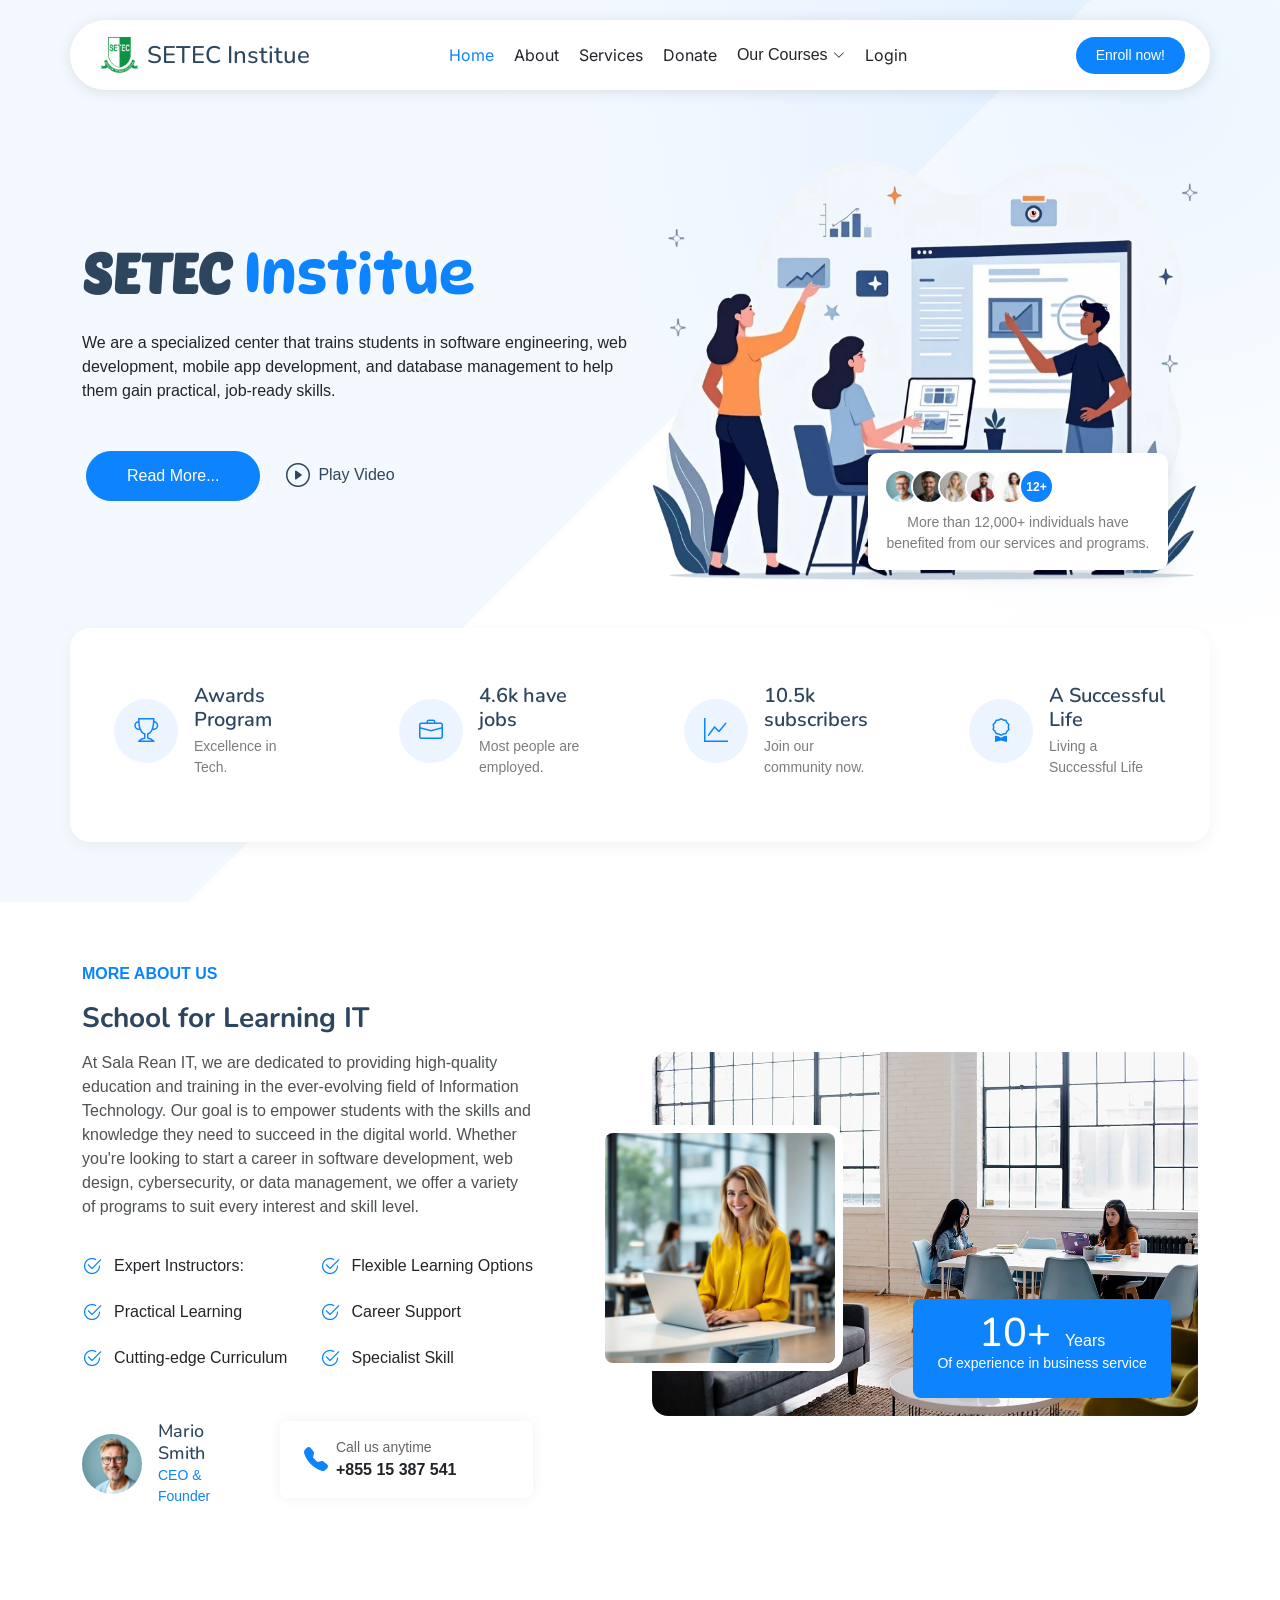
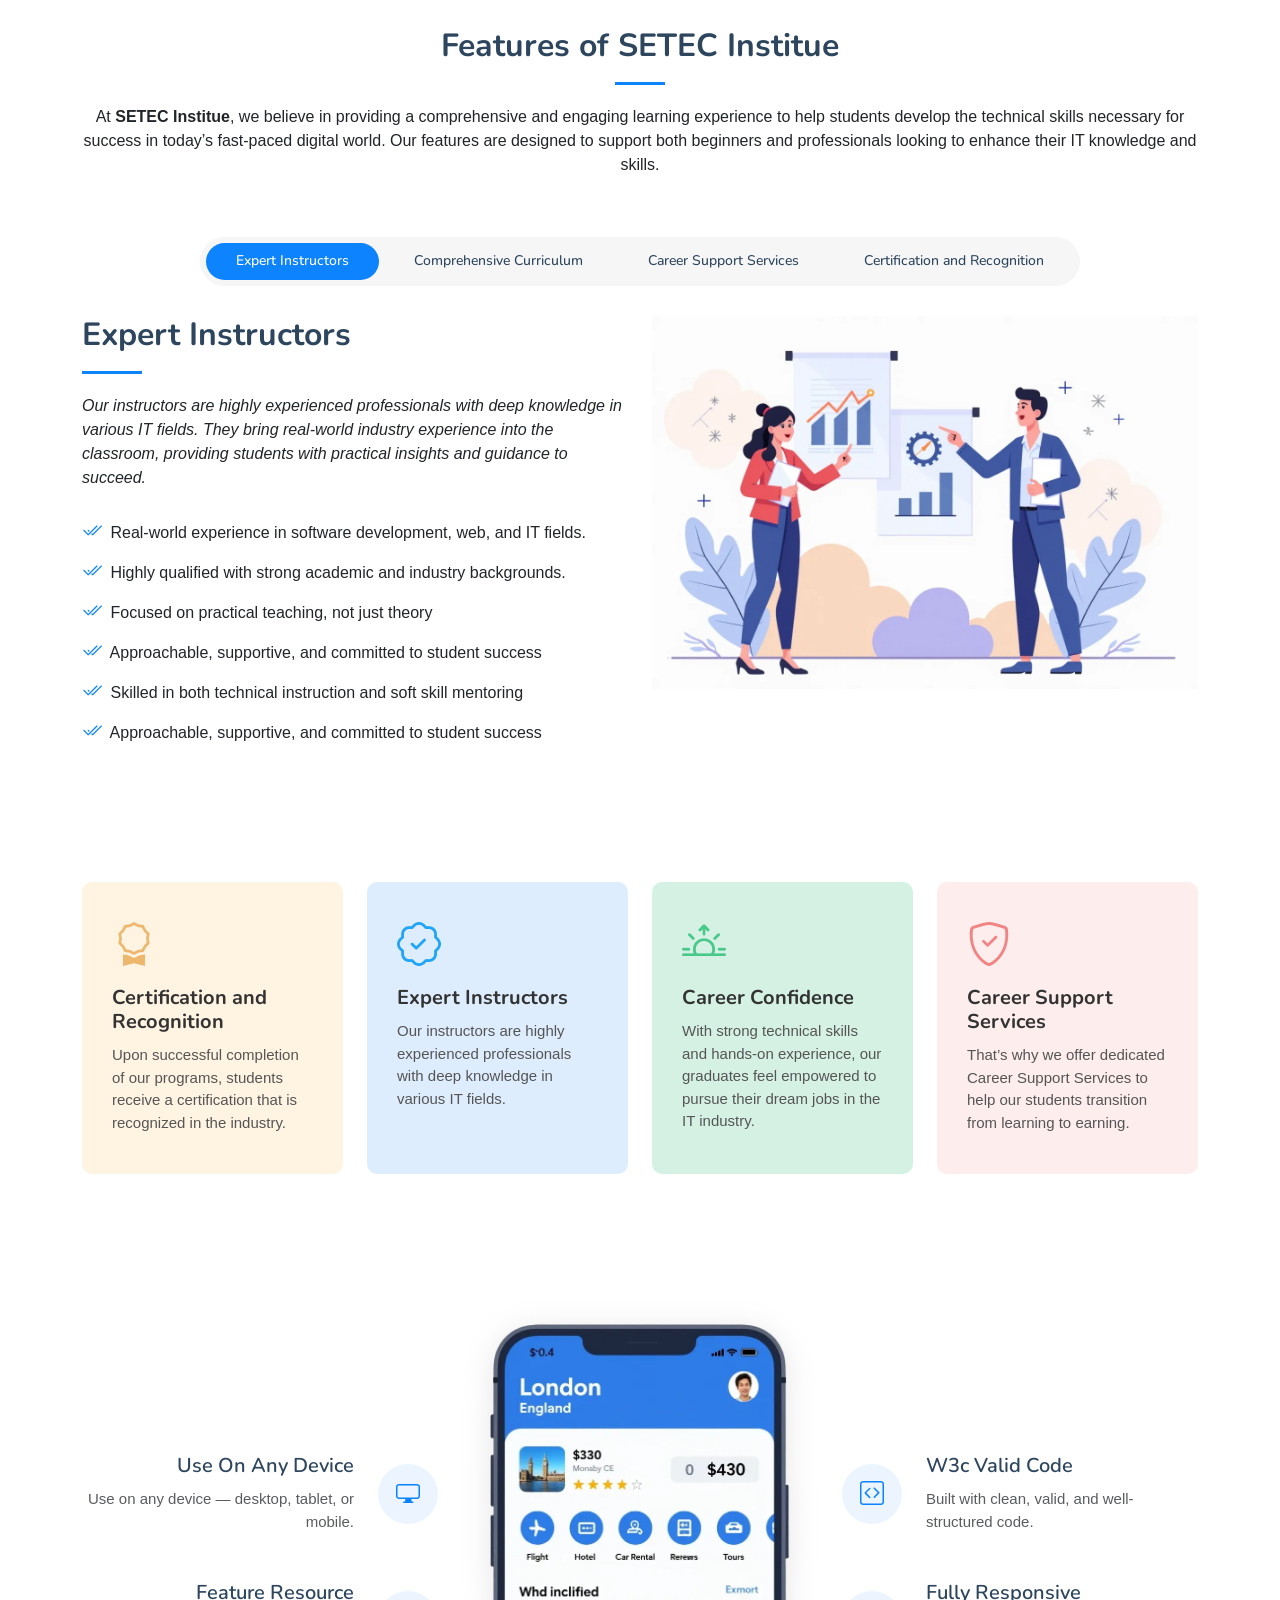
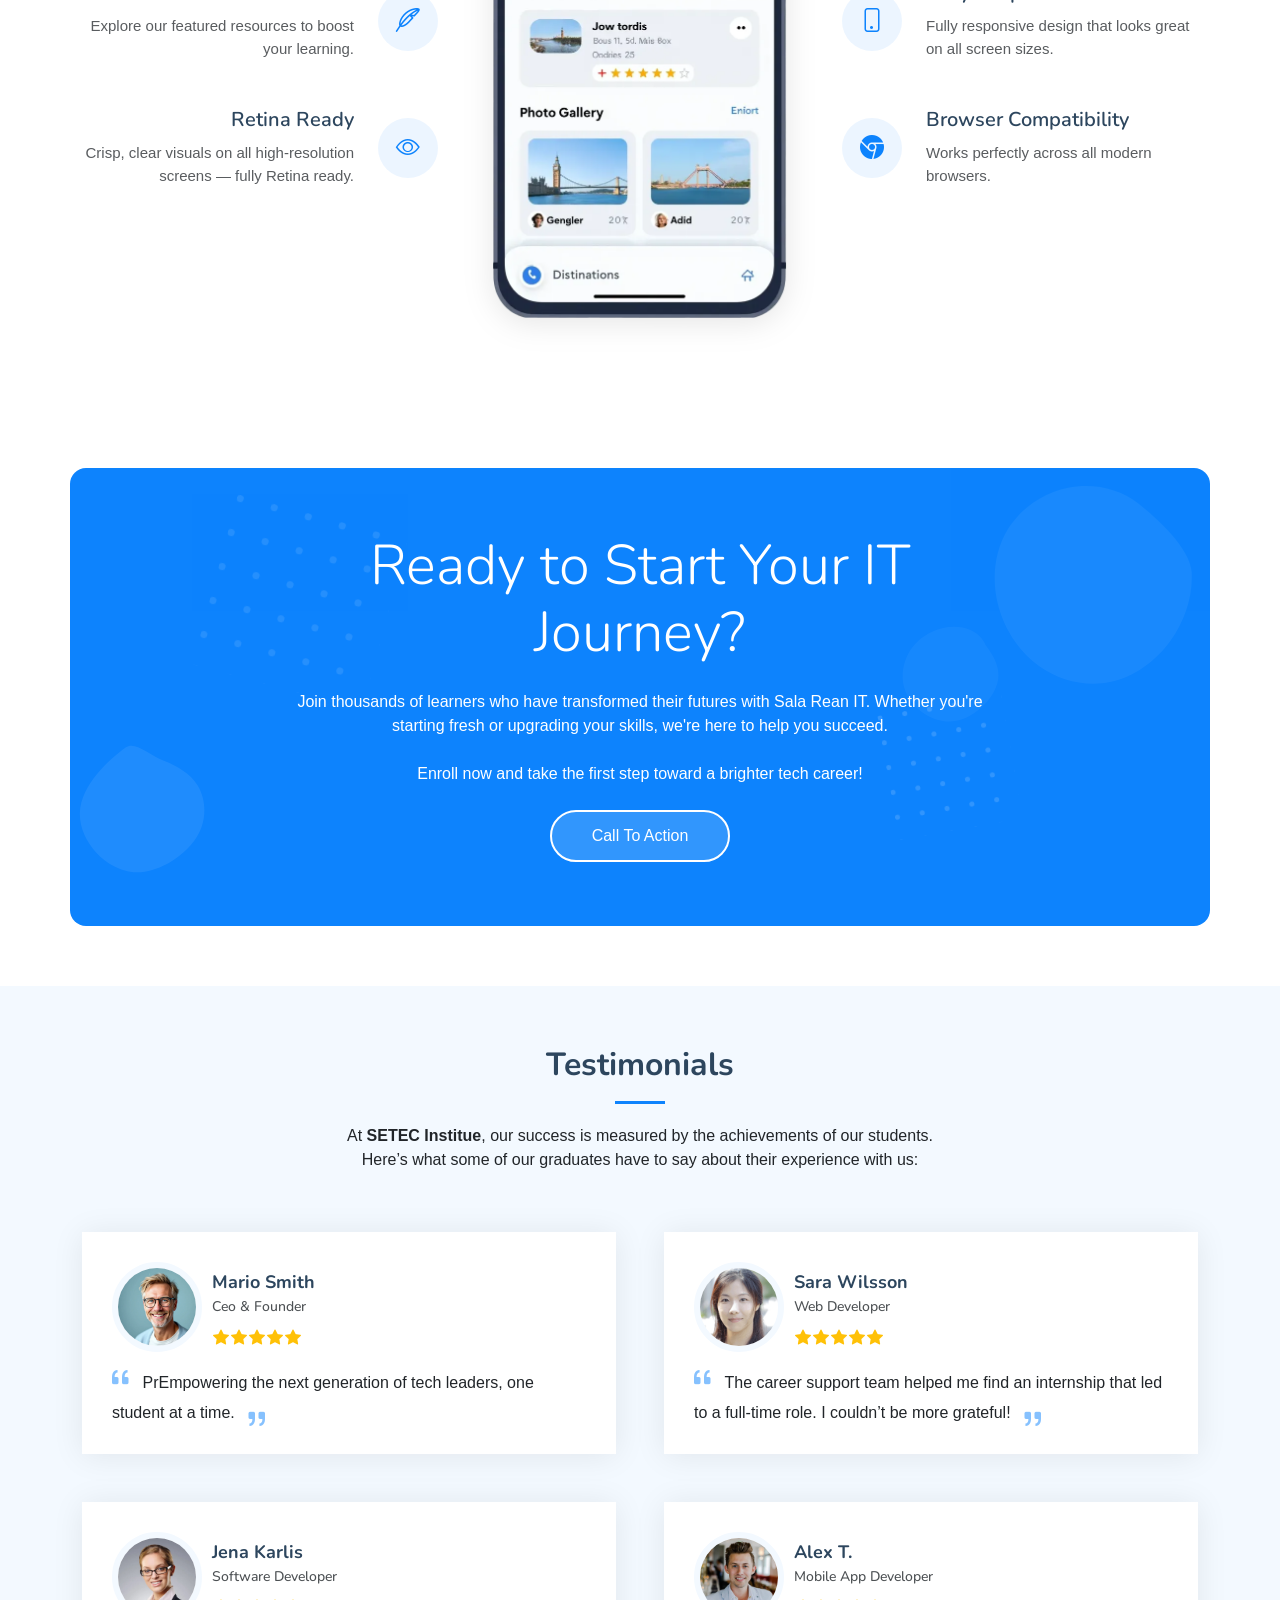
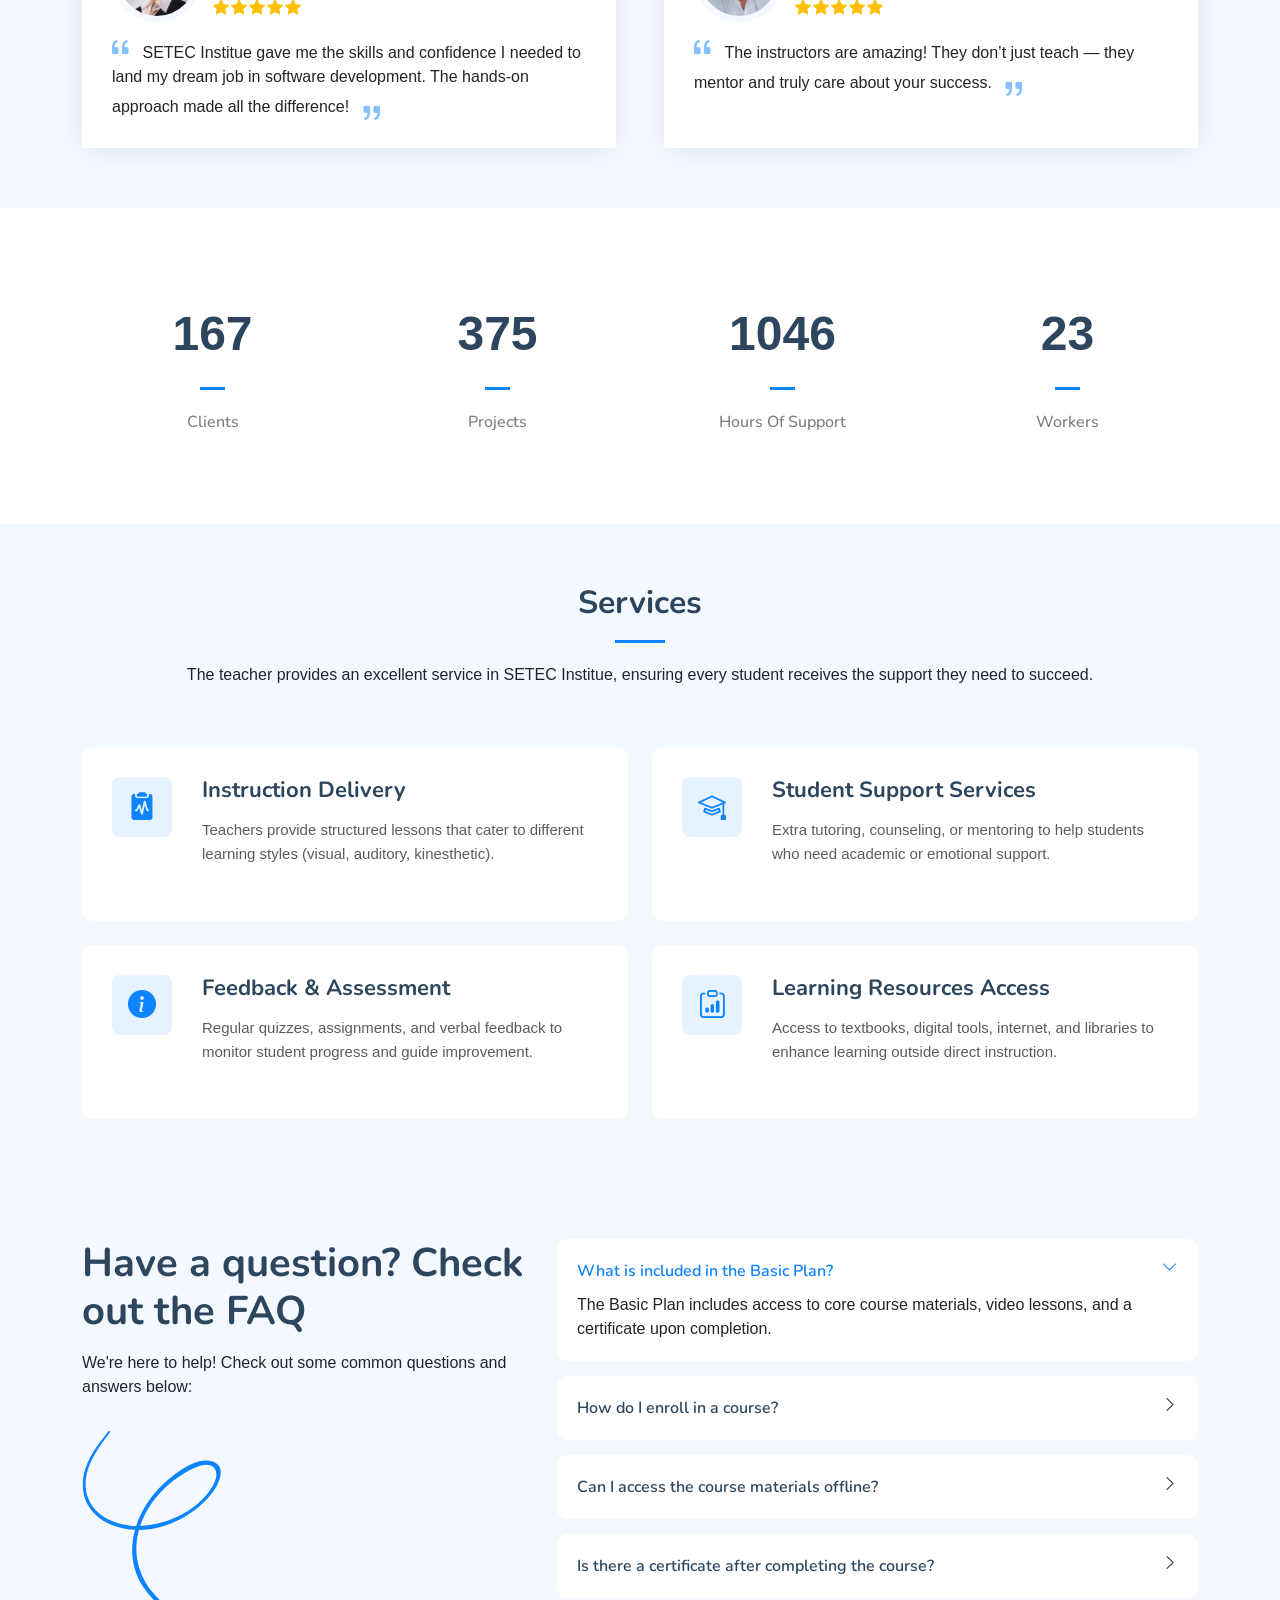
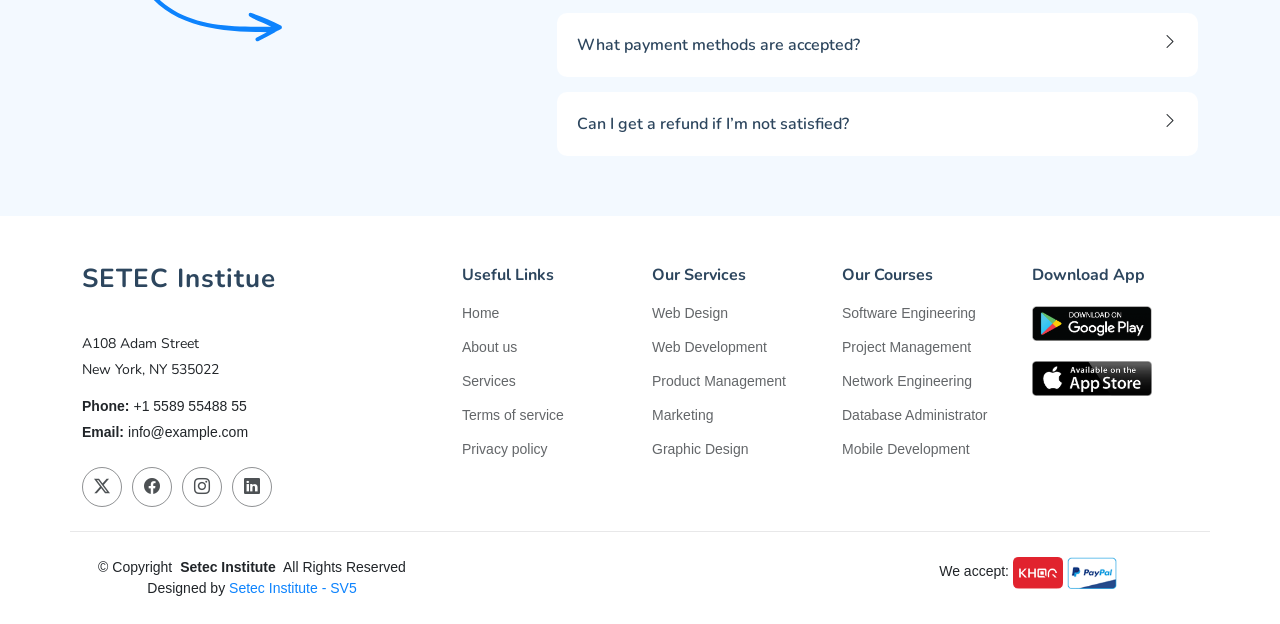
<file: index.html>
<!DOCTYPE html>
<html lang="en">

<head>
  <meta charset="utf-8" />
  <meta content="width=device-width, initial-scale=1.0" name="viewport" />
  <title>www.setec.com/home</title>
  <meta name="description" content="" />
  <meta name="keywords" content="" />

  <!-- Favicons -->
  <link href="assets/img/favicon.png" rel="icon" />
  <link href="assets/img/apple-touch-icon.png" rel="apple-touch-icon" />

  <!-- Fonts -->
  <link href="https://fonts.googleapis.com" rel="preconnect" />
  <link href="https://fonts.gstatic.com" rel="preconnect" crossorigin />
  <link
    href="https://fonts.googleapis.com/css2?family=Roboto:ital,wght@0,100;0,300;0,400;0,500;0,700;0,900;1,100;1,300;1,400;1,500;1,700;1,900&family=Inter:wght@100;200;300;400;500;600;700;800;900&family=Nunito:ital,wght@0,200;0,300;0,400;0,500;0,600;0,700;0,800;0,900;1,200;1,300;1,400;1,500;1,600;1,700;1,800;1,900&display=swap"
    rel="stylesheet" />
  <link href="https://fonts.googleapis.com/css2?family=DynaPuff:wght@400..700&family=Poetsen+One&display=swap" rel="stylesheet">
  <!-- Vendor CSS Files -->
  <link href="assets/vendor/bootstrap/css/bootstrap.min.css" rel="stylesheet" />
  <link href="assets/vendor/bootstrap-icons/bootstrap-icons.css" rel="stylesheet" />
  <link href="assets/vendor/aos/aos.css" rel="stylesheet" />
  <link href="assets/vendor/glightbox/css/glightbox.min.css" rel="stylesheet" />
  <link href="assets/vendor/swiper/swiper-bundle.min.css" rel="stylesheet" />

  <!-- Main CSS File -->
  <link href="assets/css/main.css" rel="stylesheet" />
  <link href="assets/css/project.css" rel="stylesheet" />

  <!-- =======================================================
  * Template Name: iLanding
  * Template URL: https://bootstrapmade.com/ilanding-bootstrap-landing-page-template/
  * Updated: Nov 12 2024 with Bootstrap v5.3.3
  * Author: BootstrapMade.com
  * License: https://bootstrapmade.com/license/
  ======================================================== -->
</head>

<body class="index-page">
  <header></header>

  <main class="main" >
    <!-- Hero Section -->
    <section id="hero" class="hero section">
      <div class="container" data-aos="fade-up" data-aos-delay="100">
        <div class="row align-items-center">
          <div class="col-lg-6">
            <div class="hero-content" data-aos="fade-up" data-aos-delay="200">

              <h1 class="mb-4 poetsen">
                SETEC
                <span class="accent-text dynapuff">Institue</span>
              </h1>

              <p class="mb-4 mb-md-5">
                We are a specialized center that trains students in software
                engineering, web development, mobile app development, and
                database management to help them gain practical, job-ready
                skills.
              </p>

              <div class="hero-buttons">
                <a href="#about" class="btn btn-primary me-0 me-sm-2 mx-1">Read More...</a>
                <a href="https://www.youtube.com/watch?v=Y7f98aduVJ8" class="btn btn-link mt-2 mt-sm-0 glightbox">
                  <i class="bi bi-play-circle me-1"></i>
                  Play Video
                </a>
              </div>
            </div>
          </div>

          <div class="col-lg-6">
            <div class="hero-image" data-aos="zoom-out" data-aos-delay="300">
              <img src="assets/img/illustration-1.webp" alt="Hero Image" class="img-fluid" />

              <div class="customers-badge">
                <div class="customer-avatars">
                  <img src="assets/img/avatar-1.webp" alt="Customer 1" class="avatar" />
                  <img src="assets/img/avatar-2.webp" alt="Customer 2" class="avatar" />
                  <img src="assets/img/avatar-3.webp" alt="Customer 3" class="avatar" />
                  <img src="assets/img/avatar-4.webp" alt="Customer 4" class="avatar" />
                  <img src="assets/img/avatar-5.webp" alt="Customer 5" class="avatar" />
                  <span class="avatar more">12+</span>
                </div>
                <p class="mb-0 mt-2">
                  More than 12,000+ individuals have benefited from our
                  services and programs.
                </p>
              </div>
            </div>
          </div>
        </div>

        <div class="row stats-row gy-4 mt-5" data-aos="fade-up" data-aos-delay="500">
          <div class="col-lg-3 col-md-6">
            <div class="stat-item">
              <div class="stat-icon">
                <i class="bi bi-trophy"></i>
              </div>
              <div class="stat-content">
                <h4>Awards Program</h4>
                <p class="mb-0">Excellence in Tech.</p>
              </div>
            </div>
          </div>
          <div class="col-lg-3 col-md-6">
            <div class="stat-item">
              <div class="stat-icon">
                <i class="bi bi-briefcase"></i>
              </div>
              <div class="stat-content">
                <h4>4.6k have jobs</h4>
                <p class="mb-0">Most people are employed.</p>
              </div>
            </div>
          </div>
          <div class="col-lg-3 col-md-6">
            <div class="stat-item">
              <div class="stat-icon">
                <i class="bi bi-graph-up"></i>
              </div>
              <div class="stat-content">
                <h4>10.5k subscribers</h4>
                <p class="mb-0">Join our community now.</p>
              </div>
            </div>
          </div>
          <div class="col-lg-3 col-md-6">
            <div class="stat-item">
              <div class="stat-icon">
                <i class="bi bi-award"></i>
              </div>
              <div class="stat-content">
                <h4>A Successful Life</h4>
                <p class="mb-0">Living a Successful Life</p>
              </div>
            </div>
          </div>
        </div>
      </div>
    </section>
    <!-- /Hero Section -->

    <!-- About Section -->
    <section id="about" class="about section">
      <div class="container" data-aos="fade-up" data-aos-delay="100">
        <div class="row gy-4 align-items-center justify-content-between">
          <div class="col-xl-5" data-aos="fade-up" data-aos-delay="200">
            <span class="about-meta">MORE ABOUT US</span>
            <h2 class="about-title">School for Learning IT</h2>
            <p class="about-description">
              At Sala Rean IT, we are dedicated to providing high-quality
              education and training in the ever-evolving field of Information
              Technology. Our goal is to empower students with the skills and
              knowledge they need to succeed in the digital world. Whether
              you're looking to start a career in software development, web
              design, cybersecurity, or data management, we offer a variety of
              programs to suit every interest and skill level.
            </p>

            <div class="row feature-list-wrapper">
              <div class="col-md-6">
                <ul class="feature-list">
                  <li>
                    <i class="bi bi-check2-circle"></i> Expert Instructors:
                  </li>
                  <li>
                    <i class="bi bi-check2-circle"></i> Practical Learning
                  </li>
                  <li>
                    <i class="bi bi-check2-circle"></i> Cutting-edge
                    Curriculum
                  </li>
                </ul>
              </div>
              <div class="col-md-6">
                <ul class="feature-list">
                  <li>
                    <i class="bi bi-check2-circle"></i> Flexible Learning
                    Options
                  </li>
                  <li><i class="bi bi-check2-circle"></i> Career Support</li>
                  <li>
                    <i class="bi bi-check2-circle"></i> Specialist Skill
                  </li>
                </ul>
              </div>
            </div>

            <div class="info-wrapper">
              <div class="row gy-4">
                <div class="col-lg-5">
                  <div class="profile d-flex align-items-center gap-3">
                    <img src="assets/img/avatar-1.webp" alt="CEO Profile" class="profile-image" />
                    <div>
                      <h4 class="profile-name">Mario Smith</h4>
                      <p class="profile-position">CEO &amp; Founder</p>
                    </div>
                  </div>
                </div>
                <div class="col-lg-7">
                  <div class="contact-info d-flex align-items-center gap-2">
                    <i class="bi bi-telephone-fill"></i>
                    <div>
                      <p class="contact-label">Call us anytime</p>
                      <p class="contact-number">+855 15 387 541</p>
                    </div>
                  </div>
                </div>
              </div>
            </div>
          </div>

          <div class="col-xl-6" data-aos="fade-up" data-aos-delay="300">
            <div class="image-wrapper">
              <div class="images position-relative" data-aos="zoom-out" data-aos-delay="400">
                <img src="assets/img/about-5.webp" alt="Business Meeting" class="img-fluid main-image rounded-4" />
                <img src="assets/img/about-2.webp" alt="Team Discussion" class="img-fluid small-image rounded-4" />
              </div>
              <div class="experience-badge floating">
                <h3>10+ <span>Years</span></h3>
                <p>Of experience in business service</p>
              </div>
            </div>
          </div>
        </div>
      </div>
    </section>
    <!-- /About Section -->

    <!-- Features Section -->
    <section id="features" class="features section">
      <!-- Section Title -->
      <div class="container section-title" data-aos="fade-up">
        <h2>Features of SETEC Institue</h2>
        <p>
          At <strong>SETEC Institue</strong>, we believe in providing a
          comprehensive and engaging learning experience to help students
          develop the technical skills necessary for success in today’s
          fast-paced digital world. Our features are designed to support both
          beginners and professionals looking to enhance their IT knowledge
          and skills.
        </p>
      </div>
      <!-- End Section Title -->

      <div class="container">
        <div class="d-flex justify-content-center">
          <ul class="nav nav-tabs" data-aos="fade-up" data-aos-delay="100">
            <li class="nav-item">
              <a class="nav-link active show" data-bs-toggle="tab" data-bs-target="#features-tab-1">
                <h4>Expert Instructors</h4>
              </a>
            </li>
            <!-- End tab nav item -->

            <li class="nav-item">
              <a class="nav-link" data-bs-toggle="tab" data-bs-target="#features-tab-2">
                <h4>Comprehensive Curriculum</h4>
              </a><!-- End tab nav item -->
            </li>
            <li class="nav-item">
              <a class="nav-link" data-bs-toggle="tab" data-bs-target="#features-tab-3">
                <h4>Career Support Services</h4>
              </a>
            </li>
            <li class="nav-item">
              <a class="nav-link" data-bs-toggle="tab" data-bs-target="#features-tab-4">
                <h4>Certification and Recognition</h4>
              </a>
            </li>
            <!-- End tab nav item -->
          </ul>
        </div>

        <div class="tab-content" data-aos="fade-up" data-aos-delay="200">
          <div class="tab-pane fade active show" id="features-tab-1">
            <div class="row">
              <div class="col-lg-6 order-2 order-lg-1 mt-3 mt-lg-0 d-flex flex-column justify-content-center">
                <h3>Expert Instructors</h3>
                <p class="fst-italic">
                  Our instructors are highly experienced professionals with
                  deep knowledge in various IT fields. They bring real-world
                  industry experience into the classroom, providing students
                  with practical insights and guidance to succeed.
                </p>
                <ul>
                  <li>
                    <i class="bi bi-check2-all"></i>
                    <span>Real-world experience in software development, web, and
                      IT fields.</span>
                  </li>
                  <li>
                    <i class="bi bi-check2-all"></i>
                    <span>Highly qualified with strong academic and industry
                      backgrounds.</span>
                  </li>
                  <li>
                    <i class="bi bi-check2-all"></i>
                    <span>Focused on practical teaching, not just theory</span>
                  </li>
                  <li>
                    <i class="bi bi-check2-all"></i>
                    <span>Approachable, supportive, and committed to student
                      success</span>
                  </li>
                  <li>
                    <i class="bi bi-check2-all"></i>
                    <span>Skilled in both technical instruction and soft skill
                      mentoring</span>
                  </li>
                  <li>
                    <i class="bi bi-check2-all"></i>
                    <span>Approachable, supportive, and committed to student
                      success</span>
                  </li>
                </ul>
              </div>
              <div class="col-lg-6 order-1 order-lg-2 text-center">
                <img src="assets/img/features-illustration-1.webp" alt="" class="img-fluid" />
              </div>
            </div>
          </div>
          <!-- End tab content item -->

          <div class="tab-pane fade" id="features-tab-2">
            <div class="row">
              <div class="col-lg-6 order-2 order-lg-1 mt-3 mt-lg-0 d-flex flex-column justify-content-center">
                <h3>Comprehensive Curriculum</h3>
                <p class="fst-italic">
                  Our curriculum is up-to-date and covers a wide range of
                  topics including:
                </p>
                <ul>
                  <li>
                    <i class="bi bi-check2-all"></i>
                    <span>Software Engineering</span>
                  </li>
                  <li>
                    <i class="bi bi-check2-all"></i>
                    <span>Web Development</span>
                  </li>
                  <li>
                    <i class="bi bi-check2-all"></i>
                    <span>Mobile App Development</span>
                  </li>
                  <li>
                    <i class="bi bi-check2-all"></i>
                    <span>Database Management</span>
                  </li>
                  <li>
                    <i class="bi bi-check2-all"></i>
                    <span>Cybersecurity</span>
                  </li>
                  <li>
                    <i class="bi bi-check2-all"></i>
                    <span>Networking and IT Support</span>
                  </li>
                </ul>
              </div>
              <div class="col-lg-6 order-1 order-lg-2 text-center">
                <img src="assets/img/features-illustration-2.webp" alt="" class="img-fluid" />
              </div>
            </div>
          </div>
          <!-- End tab content item -->

          <div class="tab-pane fade" id="features-tab-3">
            <div class="row">
              <div class="col-lg-6 order-2 order-lg-1 mt-3 mt-lg-0 d-flex flex-column justify-content-center">
                <h3>Career Support Services</h3>
                <p class="fst-italic">
                  Our dedicated career support team helps students with:
                </p>
                <ul>
                  <li>
                    <i class="bi bi-check2-all"></i>
                    <span>Resume building</span>
                  </li>
                  <li>
                    <i class="bi bi-check2-all"></i>
                    <span>Job interview preparation</span>
                  </li>
                  <li>
                    <i class="bi bi-check2-all"></i>
                    <span>Internship placements</span>
                  </li>
                  <li>
                    <i class="bi bi-check2-all"></i>
                    <span>Networking opportunities with IT professionals</span>
                  </li>
                </ul>
                <p class="fst-italic">
                  We aim to connect our students with leading companies and
                  help them secure fulfilling roles in the IT industry.
                </p>
              </div>
              <div class="col-lg-6 order-1 order-lg-2 text-center">
                <img src="assets/img/features-illustration-3.webp" alt="" class="img-fluid" />
              </div>
            </div>
          </div>
          <!-- End tab content item -->
          <div class="tab-pane fade" id="features-tab-4">
            <div class="row">
              <div class="col-lg-6 order-2 order-lg-1 mt-3 mt-lg-0 d-flex flex-column justify-content-center">
                <h3>Certification and Recognition</h3>
                <p class="fst-italic">
                  Upon successful completion of our programs, students receive
                  a certification that is recognized in the industry. This
                  certification not only boosts their resume but also
                  demonstrates their expertise and readiness to work in the IT
                  field.
                </p>
              </div>
              <div class="col-lg-6 order-1 order-lg-2 text-center">
                <img src="assets/img/Certification and Recognition.svg" alt="" class="img-fluid" />
              </div>
            </div>
          </div>
          <!-- End tab content item -->
        </div>
      </div>
    </section>
    <!-- /Features Section -->

    <!-- Features Cards Section -->
    <section id="features-cards" class="features-cards section">
      <div class="container">
        <div class="row gy-4">
          <div class="col-xl-3 col-md-6" data-aos="zoom-in" data-aos-delay="100">
            <div class="feature-box orange">
              <i class="bi bi-award"></i>
              <h4>Certification and Recognition</h4>
              <p>
                Upon successful completion of our programs, students receive a
                certification that is recognized in the industry.
              </p>
            </div>
          </div>
          <!-- End Feature Borx-->

          <div class="col-xl-3 col-md-6" data-aos="zoom-in" data-aos-delay="200">
            <div class="feature-box blue">
              <i class="bi bi-patch-check"></i>
              <h4>Expert Instructors</h4>
              <p>
                Our instructors are highly experienced professionals with deep
                knowledge in various IT fields.
              </p>
            </div>
          </div>
          <!-- End Feature Borx-->

          <div class="col-xl-3 col-md-6" data-aos="zoom-in" data-aos-delay="300">
            <div class="feature-box green">
              <i class="bi bi-sunrise"></i>
              <h4>Career Confidence</h4>
              <p>
                With strong technical skills and hands-on experience, our
                graduates feel empowered to pursue their dream jobs in the IT
                industry.
              </p>
            </div>
          </div>
          <!-- End Feature Borx-->

          <div class="col-xl-3 col-md-6" data-aos="zoom-in" data-aos-delay="400">
            <div class="feature-box red">
              <i class="bi bi-shield-check"></i>
              <h4>Career Support Services</h4>
              <p>
                That’s why we offer dedicated Career Support Services to help
                our students transition from learning to earning.
              </p>
            </div>
          </div>
          <!-- End Feature Borx-->
        </div>
      </div>
    </section>
    <!-- /Features Cards Section -->

    <!-- Features 2 Section -->
    <section id="features-2" class="features-2 section">
      <div class="container" data-aos="fade-up" data-aos-delay="100">
        <div class="row align-items-center">
          <div class="col-lg-4">
            <div class="feature-item text-end mb-5" data-aos="fade-right" data-aos-delay="200">
              <div class="d-flex align-items-center justify-content-end gap-4">
                <div class="feature-content">
                  <h3>Use On Any Device</h3>
                  <p>Use on any device — desktop, tablet, or mobile.</p>
                </div>
                <div class="feature-icon flex-shrink-0">
                  <i class="bi bi-display"></i>
                </div>
              </div>
            </div>
            <!-- End .feature-item -->

            <div class="feature-item text-end mb-5" data-aos="fade-right" data-aos-delay="300">
              <div class="d-flex align-items-center justify-content-end gap-4">
                <div class="feature-content">
                  <h3>Feature Resource</h3>
                  <p>
                    Explore our featured resources to boost your learning.
                  </p>
                </div>
                <div class="feature-icon flex-shrink-0">
                  <i class="bi bi-feather"></i>
                </div>
              </div>
            </div>
            <!-- End .feature-item -->

            <div class="feature-item text-end" data-aos="fade-right" data-aos-delay="400">
              <div class="d-flex align-items-center justify-content-end gap-4">
                <div class="feature-content">
                  <h3>Retina Ready</h3>
                  <p>
                    Crisp, clear visuals on all high-resolution screens —
                    fully Retina ready.
                  </p>
                </div>
                <div class="feature-icon flex-shrink-0">
                  <i class="bi bi-eye"></i>
                </div>
              </div>
            </div>
            <!-- End .feature-item -->
          </div>

          <div class="col-lg-4" data-aos="zoom-in" data-aos-delay="200">
            <div class="phone-mockup text-center">
              <img src="assets/img/phone-app-screen.webp" alt="Phone Mockup" class="img-fluid" />
            </div>
          </div>
          <!-- End Phone Mockup -->

          <div class="col-lg-4">
            <div class="feature-item mb-5" data-aos="fade-left" data-aos-delay="200">
              <div class="d-flex align-items-center gap-4">
                <div class="feature-icon flex-shrink-0">
                  <i class="bi bi-code-square"></i>
                </div>
                <div class="feature-content">
                  <h3>W3c Valid Code</h3>
                  <p>Built with clean, valid, and well-structured code.</p>
                </div>
              </div>
            </div>
            <!-- End .feature-item -->

            <div class="feature-item mb-5" data-aos="fade-left" data-aos-delay="300">
              <div class="d-flex align-items-center gap-4">
                <div class="feature-icon flex-shrink-0">
                  <i class="bi bi-phone"></i>
                </div>
                <div class="feature-content">
                  <h3>Fully Responsive</h3>
                  <p>
                    Fully responsive design that looks great on all screen
                    sizes.
                  </p>
                </div>
              </div>
            </div>
            <!-- End .feature-item -->

            <div class="feature-item" data-aos="fade-left" data-aos-delay="400">
              <div class="d-flex align-items-center gap-4">
                <div class="feature-icon flex-shrink-0">
                  <i class="bi bi-browser-chrome"></i>
                </div>
                <div class="feature-content">
                  <h3>Browser Compatibility</h3>
                  <p>Works perfectly across all modern browsers.</p>
                </div>
              </div>
            </div>
            <!-- End .feature-item -->
          </div>
        </div>
      </div>
    </section>
    <!-- /Features 2 Section -->

    <!-- Call To Action Section -->
    <section id="call-to-action" class="call-to-action section">
      <div class="container" data-aos="fade-up" data-aos-delay="100">
        <div class="row content justify-content-center align-items-center position-relative">
          <div class="col-lg-8 mx-auto text-center">
            <h2 class="display-4 mb-4">Ready to Start Your IT Journey?</h2>
            <p class="mb-4">
              Join thousands of learners who have transformed their futures
              with Sala Rean IT. Whether you're starting fresh or upgrading
              your skills, we're here to help you succeed.
              <br /><br />Enroll now and take the first step toward a brighter
              tech career!
            </p>
            <a href="#" class="btn btn-cta">Call To Action</a>
          </div>

          <!-- Abstract Background Elements -->
          <div class="shape shape-1">
            <svg viewBox="0 0 200 200" xmlns="http://www.w3.org/2000/svg">
              <path
                d="M47.1,-57.1C59.9,-45.6,68.5,-28.9,71.4,-10.9C74.2,7.1,71.3,26.3,61.5,41.1C51.7,55.9,35,66.2,16.9,69.2C-1.3,72.2,-21,67.8,-36.9,57.9C-52.8,48,-64.9,32.6,-69.1,15.1C-73.3,-2.4,-69.5,-22,-59.4,-37.1C-49.3,-52.2,-32.8,-62.9,-15.7,-64.9C1.5,-67,34.3,-68.5,47.1,-57.1Z"
                transform="translate(100 100)"></path>
            </svg>
          </div>

          <div class="shape shape-2">
            <svg viewBox="0 0 200 200" xmlns="http://www.w3.org/2000/svg">
              <path
                d="M41.3,-49.1C54.4,-39.3,66.6,-27.2,71.1,-12.1C75.6,3,72.4,20.9,63.3,34.4C54.2,47.9,39.2,56.9,23.2,62.3C7.1,67.7,-10,69.4,-24.8,64.1C-39.7,58.8,-52.3,46.5,-60.1,31.5C-67.9,16.4,-70.9,-1.4,-66.3,-16.6C-61.8,-31.8,-49.7,-44.3,-36.3,-54C-22.9,-63.7,-8.2,-70.6,3.6,-75.1C15.4,-79.6,28.2,-58.9,41.3,-49.1Z"
                transform="translate(100 100)"></path>
            </svg>
          </div>

          <!-- Dot Pattern Groups -->
          <div class="dots dots-1">
            <svg viewBox="0 0 100 100" xmlns="http://www.w3.org/2000/svg">
              <pattern id="dot-pattern" x="0" y="0" width="20" height="20" patternUnits="userSpaceOnUse">
                <circle cx="2" cy="2" r="2" fill="currentColor"></circle>
              </pattern>
              <rect width="100" height="100" fill="url(#dot-pattern)"></rect>
            </svg>
          </div>

          <div class="dots dots-2">
            <svg viewBox="0 0 100 100" xmlns="http://www.w3.org/2000/svg">
              <pattern id="dot-pattern-2" x="0" y="0" width="20" height="20" patternUnits="userSpaceOnUse">
                <circle cx="2" cy="2" r="2" fill="currentColor"></circle>
              </pattern>
              <rect width="100" height="100" fill="url(#dot-pattern-2)"></rect>
            </svg>
          </div>

          <div class="shape shape-3">
            <svg viewBox="0 0 200 200" xmlns="http://www.w3.org/2000/svg">
              <path
                d="M43.3,-57.1C57.4,-46.5,71.1,-32.6,75.3,-16.2C79.5,0.2,74.2,19.1,65.1,35.3C56,51.5,43.1,65,27.4,71.7C11.7,78.4,-6.8,78.3,-23.9,72.4C-41,66.5,-56.7,54.8,-65.4,39.2C-74.1,23.6,-75.8,4,-71.7,-13.2C-67.6,-30.4,-57.7,-45.2,-44.3,-56.1C-30.9,-67,-15.5,-74,0.7,-74.9C16.8,-75.8,33.7,-70.7,43.3,-57.1Z"
                transform="translate(100 100)"></path>
            </svg>
          </div>
        </div>
      </div>
    </section>
    <!-- /Call To Action Section -->

    <!-- Testimonials Section -->
    <section id="testimonials" class="testimonials section light-background">
      <!-- Section Title -->
      <div class="container section-title" data-aos="fade-up">
        <h2>Testimonials</h2>
        <p>
          At <strong>SETEC Institue</strong>, our success is measured by the
          achievements of our students. <br />Here’s what some of our
          graduates have to say about their experience with us:
        </p>
      </div>
      <!-- End Section Title -->

      <div class="container">
        <div class="row g-5">
          <div class="col-lg-6" data-aos="fade-up" data-aos-delay="100">
            <div class="testimonial-item">
              <img src="assets/img/testimonials/avatar-1.webp" class="testimonial-img" alt="" />
              <h3>Mario Smith</h3>
              <h4>Ceo &amp; Founder</h4>
              <div class="stars">
                <i class="bi bi-star-fill"></i><i class="bi bi-star-fill"></i><i class="bi bi-star-fill"></i><i
                  class="bi bi-star-fill"></i><i class="bi bi-star-fill"></i>
              </div>
              <p>
                <i class="bi bi-quote quote-icon-left"></i>
                <span>PrEmpowering the next generation of tech leaders, one
                  student at a time.</span>
                <i class="bi bi-quote quote-icon-right"></i>
              </p>
            </div>
          </div>
          <!-- End testimonial item -->

          <div class="col-lg-6" data-aos="fade-up" data-aos-delay="200">
            <div class="testimonial-item">
              <img src="assets/img/testimonials/testimonials-2.jpg" class="testimonial-img" alt="" />
              <h3>Sara Wilsson</h3>
              <h4>Web Developer</h4>
              <div class="stars">
                <i class="bi bi-star-fill"></i><i class="bi bi-star-fill"></i><i class="bi bi-star-fill"></i><i
                  class="bi bi-star-fill"></i><i class="bi bi-star-fill"></i>
              </div>
              <p>
                <i class="bi bi-quote quote-icon-left"></i>
                <span>
                  The career support team helped me find an internship that
                  led to a full-time role. I couldn’t be more grateful!</span>
                <i class="bi bi-quote quote-icon-right"></i>
              </p>
            </div>
          </div>
          <!-- End testimonial item -->

          <div class="col-lg-6" data-aos="fade-up" data-aos-delay="300">
            <div class="testimonial-item">
              <img src="assets/img/testimonials/testimonials-3.jpg" class="testimonial-img" alt="" />
              <h3>Jena Karlis</h3>
              <h4>Software Developer</h4>
              <div class="stars">
                <i class="bi bi-star-fill"></i><i class="bi bi-star-fill"></i><i class="bi bi-star-fill"></i><i
                  class="bi bi-star-fill"></i><i class="bi bi-star-fill"></i>
              </div>
              <p>
                <i class="bi bi-quote quote-icon-left"></i>
                <span>SETEC Institue gave me the skills and confidence I needed
                  to land my dream job in software development. The hands-on
                  approach made all the difference!</span>
                <i class="bi bi-quote quote-icon-right"></i>
              </p>
            </div>
          </div>
          <!-- End testimonial item -->

          <div class="col-lg-6" data-aos="fade-up" data-aos-delay="400">
            <div class="testimonial-item">
              <img src="assets/img/testimonials/testimonials-4.jpg" class="testimonial-img" alt="" />
              <h3>Alex T.</h3>
              <h4>Mobile App Developer</h4>
              <div class="stars">
                <i class="bi bi-star-fill"></i><i class="bi bi-star-fill"></i><i class="bi bi-star-fill"></i><i
                  class="bi bi-star-fill"></i><i class="bi bi-star-fill"></i>
              </div>
              <p>
                <i class="bi bi-quote quote-icon-left"></i>
                <span>The instructors are amazing! They don’t just teach — they
                  mentor and truly care about your success.</span>
                <i class="bi bi-quote quote-icon-right"></i>
              </p>
            </div>
          </div>
          <!-- End testimonial item -->
        </div>
      </div>
    </section>
    <!-- /Testimonials Section -->

    <!-- Stats Section -->
    <section id="stats" class="stats section">
      <div class="container" data-aos="fade-up" data-aos-delay="100">
        <div class="row gy-4">
          <div class="col-lg-3 col-md-6">
            <div class="stats-item text-center w-100 h-100">
              <span data-purecounter-start="0" data-purecounter-end="232" data-purecounter-duration="1"
                class="purecounter"></span>
              <p>Clients</p>
            </div>
          </div>
          <!-- End Stats Item -->

          <div class="col-lg-3 col-md-6">
            <div class="stats-item text-center w-100 h-100">
              <span data-purecounter-start="0" data-purecounter-end="521" data-purecounter-duration="1"
                class="purecounter"></span>
              <p>Projects</p>
            </div>
          </div>
          <!-- End Stats Item -->

          <div class="col-lg-3 col-md-6">
            <div class="stats-item text-center w-100 h-100">
              <span data-purecounter-start="0" data-purecounter-end="1453" data-purecounter-duration="1"
                class="purecounter"></span>
              <p>Hours Of Support</p>
            </div>
          </div>
          <!-- End Stats Item -->

          <div class="col-lg-3 col-md-6">
            <div class="stats-item text-center w-100 h-100">
              <span data-purecounter-start="0" data-purecounter-end="32" data-purecounter-duration="1"
                class="purecounter"></span>
              <p>Workers</p>
            </div>
          </div>
          <!-- End Stats Item -->
        </div>
      </div>
    </section>
    <!-- /Stats Section -->

    <!-- Services Section -->
    <section id="services" class="services section light-background">
      <!-- Section Title -->
      <div class="container section-title" data-aos="fade-up">
        <h2>Services</h2>
        <p>
          The teacher provides an excellent service in SETEC Institue,
          ensuring every student receives the support they need to succeed.
        </p>
      </div>
      <!-- End Section Title -->

      <div class="container" data-aos="fade-up" data-aos-delay="100">
        <div class="row g-4">
          <div class="col-lg-6" data-aos="fade-up" data-aos-delay="100">
            <div class="service-card d-flex">
              <div class="icon flex-shrink-0">
                <i class="bi bi-clipboard2-pulse-fill"></i>
              </div>
              <div>
                <h3>Instruction Delivery</h3>
                <p>
                  Teachers provide structured lessons that cater to different
                  learning styles (visual, auditory, kinesthetic).
                </p>
                <!-- <a href="service-details.html" class="read-more"
                    >Read More <i class="bi bi-arrow-right"></i
                  ></a> -->
              </div>
            </div>
          </div>
          <!-- End Service Card -->

          <div class="col-lg-6" data-aos="fade-up" data-aos-delay="200">
            <div class="service-card d-flex">
              <div class="icon flex-shrink-0">
                <i class="bi bi-mortarboard"></i>
              </div>
              <div>
                <h3>Student Support Services</h3>
                <p>
                  Extra tutoring, counseling, or mentoring to help students
                  who need academic or emotional support.
                </p>
                <!-- <a href="service-details.html" class="read-more"
                    >Read More <i class="bi bi-arrow-right"></i
                  ></a> -->
              </div>
            </div>
          </div>
          <!-- End Service Card -->

          <div class="col-lg-6" data-aos="fade-up" data-aos-delay="300">
            <div class="service-card d-flex">
              <div class="icon flex-shrink-0">
                <i class="bi bi-info-circle-fill"></i>
              </div>
              <div>
                <h3>Feedback & Assessment</h3>
                <p>
                  Regular quizzes, assignments, and verbal feedback to monitor
                  student progress and guide improvement.
                </p>
                <!-- <a href="service-details.html" class="read-more"
                    >Read More <i class="bi bi-arrow-right"></i
                  ></a> -->
              </div>
            </div>
          </div>
          <!-- End Service Card -->

          <div class="col-lg-6" data-aos="fade-up" data-aos-delay="400">
            <div class="service-card d-flex">
              <div class="icon flex-shrink-0">
                <i class="bi bi-clipboard-data"></i>
              </div>
              <div>
                <h3>Learning Resources Access</h3>
                <p>
                  Access to textbooks, digital tools, internet, and libraries
                  to enhance learning outside direct instruction.
                </p>
                <!-- <a href="service-details.html" class="read-more"
                    >Read More <i class="bi bi-arrow-right"></i
                  ></a> -->
              </div>
            </div>
          </div>
          <!-- End Service Card -->
        </div>
      </div>
    </section>
    <!-- /Services Section -->
    <!-- Faq Section -->
    <section class="faq-9 faq section light-background" id="faq">
      <div class="container">
        <div class="row">
          <div class="col-lg-5" data-aos="fade-up">
            <h2 class="faq-title">Have a question? Check out the FAQ</h2>
            <p class="faq-description">
              We're here to help! Check out some common questions and answers
              below:
            </p>
            <div class="faq-arrow d-none d-lg-block" data-aos="fade-up" data-aos-delay="200">
              <svg class="faq-arrow" width="200" height="211" viewBox="0 0 200 211" fill="none"
                xmlns="http://www.w3.org/2000/svg">
                <path
                  d="M198.804 194.488C189.279 189.596 179.529 185.52 169.407 182.07L169.384 182.049C169.227 181.994 169.07 181.939 168.912 181.884C166.669 181.139 165.906 184.546 167.669 185.615C174.053 189.473 182.761 191.837 189.146 195.695C156.603 195.912 119.781 196.591 91.266 179.049C62.5221 161.368 48.1094 130.695 56.934 98.891C84.5539 98.7247 112.556 84.0176 129.508 62.667C136.396 53.9724 146.193 35.1448 129.773 30.2717C114.292 25.6624 93.7109 41.8875 83.1971 51.3147C70.1109 63.039 59.63 78.433 54.2039 95.0087C52.1221 94.9842 50.0776 94.8683 48.0703 94.6608C30.1803 92.8027 11.2197 83.6338 5.44902 65.1074C-1.88449 41.5699 14.4994 19.0183 27.9202 1.56641C28.6411 0.625793 27.2862 -0.561638 26.5419 0.358501C13.4588 16.4098 -0.221091 34.5242 0.896608 56.5659C1.8218 74.6941 14.221 87.9401 30.4121 94.2058C37.7076 97.0203 45.3454 98.5003 53.0334 98.8449C47.8679 117.532 49.2961 137.487 60.7729 155.283C87.7615 197.081 139.616 201.147 184.786 201.155L174.332 206.827C172.119 208.033 174.345 211.287 176.537 210.105C182.06 207.125 187.582 204.122 193.084 201.144C193.346 201.147 195.161 199.887 195.423 199.868C197.08 198.548 193.084 201.144 195.528 199.81C196.688 199.192 197.846 198.552 199.006 197.935C200.397 197.167 200.007 195.087 198.804 194.488ZM60.8213 88.0427C67.6894 72.648 78.8538 59.1566 92.1207 49.0388C98.8475 43.9065 106.334 39.2953 114.188 36.1439C117.295 34.8947 120.798 33.6609 124.168 33.635C134.365 33.5511 136.354 42.9911 132.638 51.031C120.47 77.4222 86.8639 93.9837 58.0983 94.9666C58.8971 92.6666 59.783 90.3603 60.8213 88.0427Z"
                  fill="currentColor"></path>
              </svg>
            </div>
          </div>

          <div class="col-lg-7" data-aos="fade-up" data-aos-delay="300">
            <div class="faq-container">
              <div class="faq-item faq-active">
                <h3>What is included in the Basic Plan?</h3>
                <div class="faq-content">
                  <p>
                    The Basic Plan includes access to core course materials,
                    video lessons, and a certificate upon completion.
                  </p>
                </div>
                <i class="faq-toggle bi bi-chevron-right"></i>
              </div>
              <!-- End Faq item-->

              <div class="faq-item">
                <h3>How do I enroll in a course?</h3>
                <div class="faq-content">
                  <p>
                    Simply create an account, choose your course, and follow
                    the checkout process to enroll.
                  </p>
                </div>
                <i class="faq-toggle bi bi-chevron-right"></i>
              </div>
              <!-- End Faq item-->

              <div class="faq-item">
                <h3>Can I access the course materials offline?</h3>
                <div class="faq-content">
                  <p>
                    Yes, selected materials can be downloaded for offline
                    study, depending on the course.
                  </p>
                </div>
                <i class="faq-toggle bi bi-chevron-right"></i>
              </div>
              <!-- End Faq item-->

              <div class="faq-item">
                <h3>Is there a certificate after completing the course?</h3>
                <div class="faq-content">
                  <p>
                    Yes, you’ll receive a digital certificate once you
                    successfully complete all requirements.
                  </p>
                </div>
                <i class="faq-toggle bi bi-chevron-right"></i>
              </div>
              <!-- End Faq item-->

              <div class="faq-item">
                <h3>What payment methods are accepted?</h3>
                <div class="faq-content">
                  <p>
                    We accept credit/debit cards, PayPal, and other secure
                    online payment methods.
                  </p>
                </div>
                <i class="faq-toggle bi bi-chevron-right"></i>
              </div>
              <!-- End Faq item-->

              <div class="faq-item">
                <h3>Can I get a refund if I’m not satisfied?</h3>
                <div class="faq-content">
                  <p>
                    Yes, we offer a refund within 7 days of purchase, as long
                    as the course hasn’t been fully completed.
                  </p>
                </div>
                <i class="faq-toggle bi bi-chevron-right"></i>
              </div>
              <!-- End Faq item-->
            </div>
          </div>
        </div>
      </div>
    </section>
    <!-- /Faq Section -->
  </main>

  <footer></footer>
  <!-- Scroll Top -->
  <a href="#" id="scroll-top" class="scroll-top d-flex align-items-center justify-content-center"><i
      class="bi bi-arrow-up-short"></i></a>

  <!-- Vendor JS Files -->
  <script src="assets/vendor/bootstrap/js/bootstrap.bundle.min.js"></script>
  <script src="assets/vendor/php-email-form/validate.js"></script>
  <script src="assets/vendor/aos/aos.js"></script>
  <script src="assets/vendor/glightbox/js/glightbox.min.js"></script>
  <script src="assets/vendor/swiper/swiper-bundle.min.js"></script>
  <script src="assets/vendor/purecounter/purecounter_vanilla.js"></script>

  <!-- Main JS File -->
  <script src="assets/js/main.js"></script>
  <script src="./components/component.js"></script>
</body>

</html>
</file>
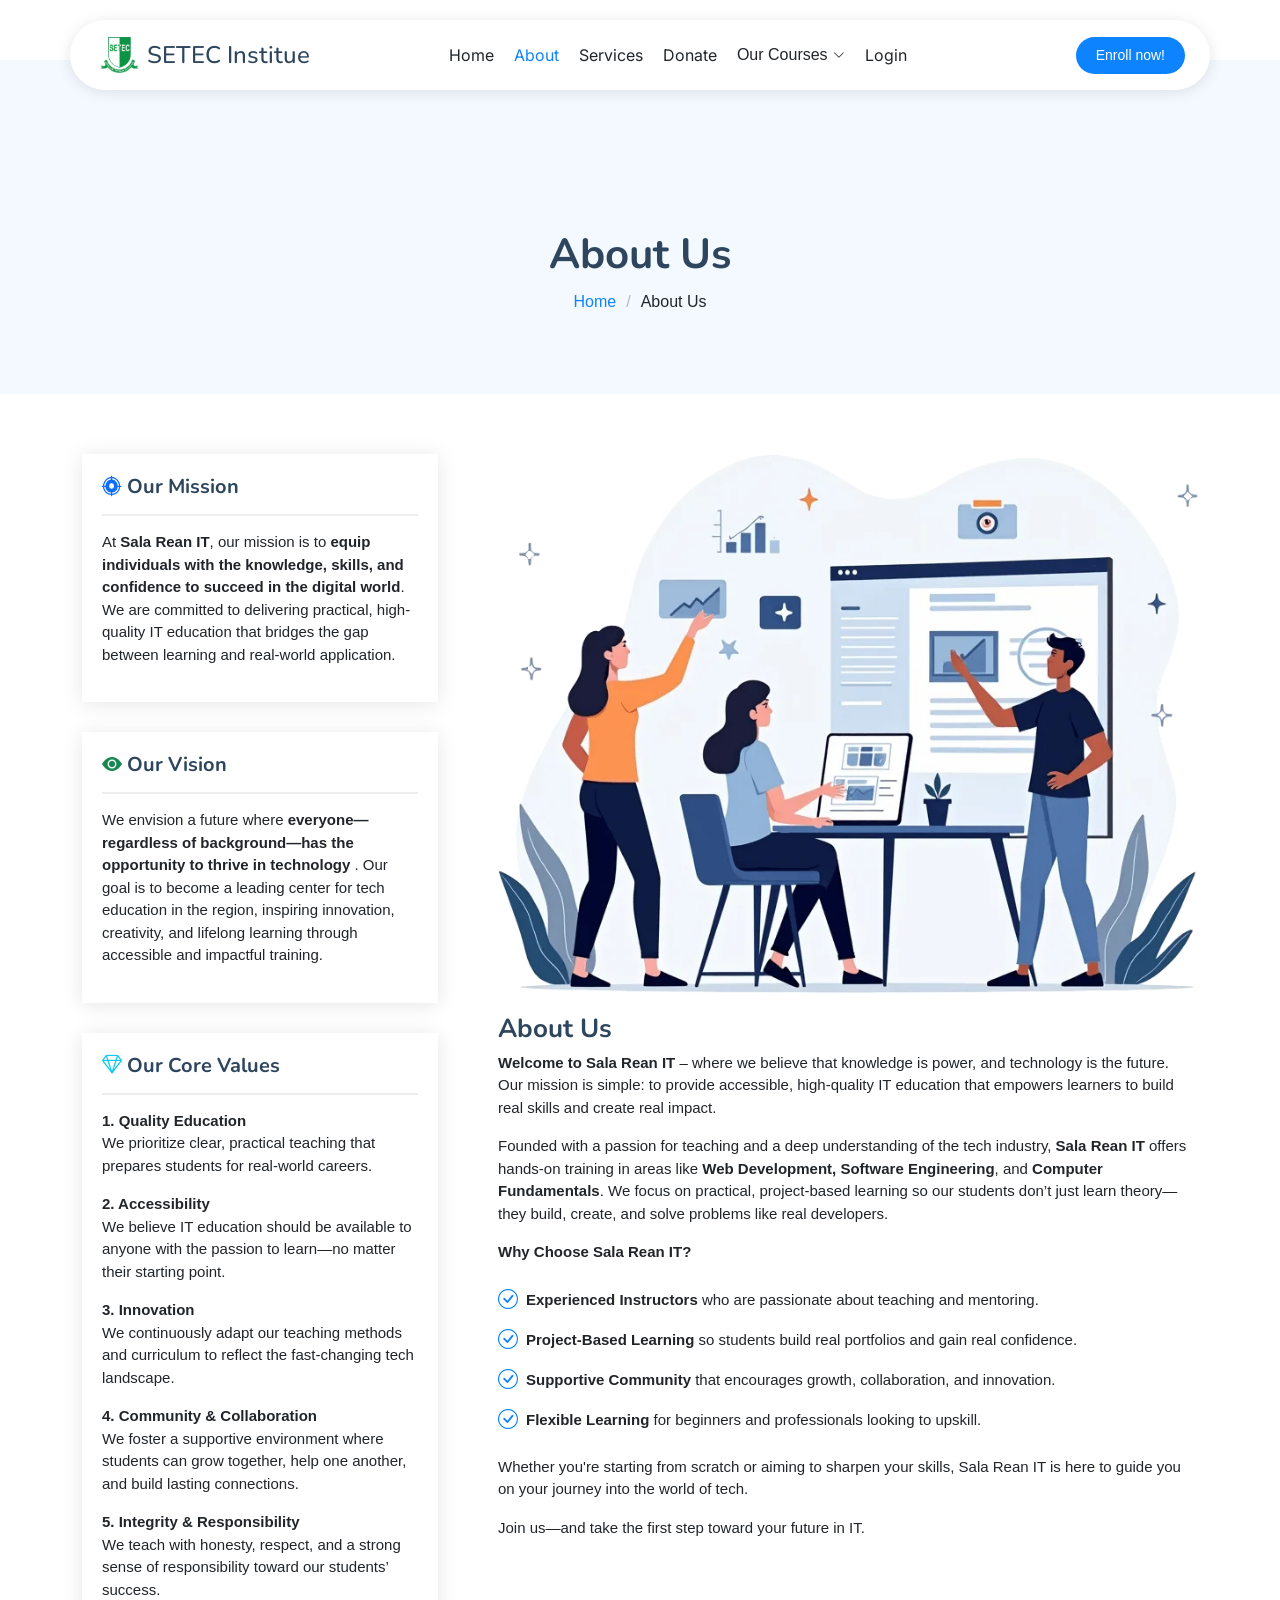
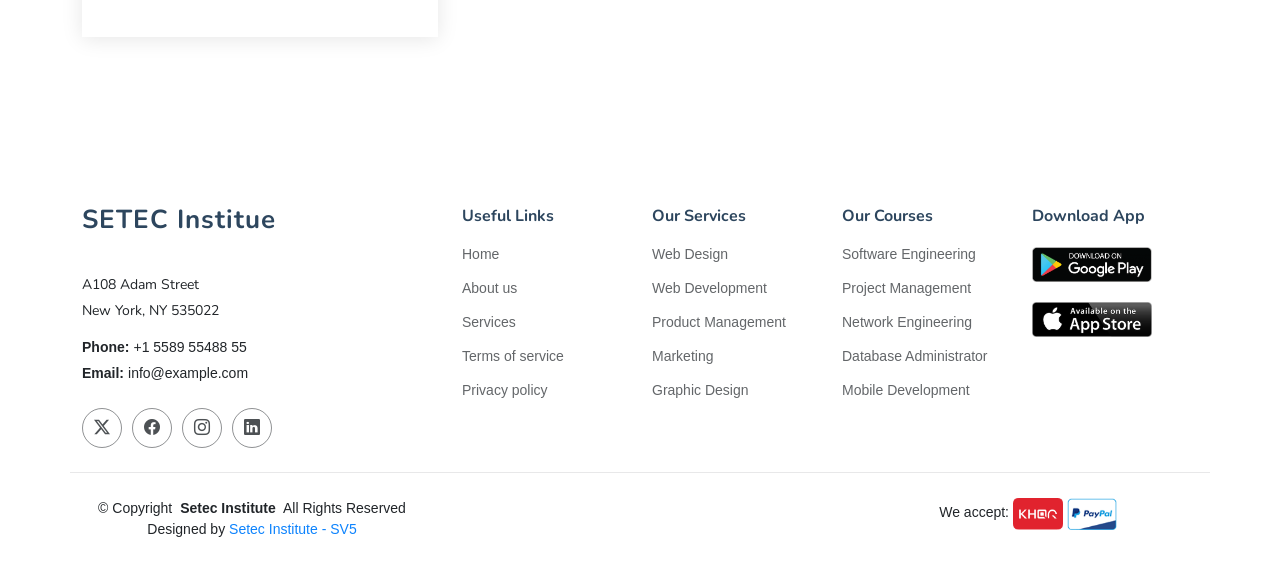
<file: about.html>
<!DOCTYPE html>
<html lang="en">

<head>
  <meta charset="utf-8">
  <meta content="width=device-width, initial-scale=1.0" name="viewport">
  <title>www.setec.com/about</title>
  <meta name="description" content="">
  <meta name="keywords" content="">

  <!-- Favicons -->
  <link href="assets/img/favicon.png" rel="icon">
  <link href="assets/img/apple-touch-icon.png" rel="apple-touch-icon">

  <!-- Fonts -->
  <link href="https://fonts.googleapis.com" rel="preconnect">
  <link href="https://fonts.gstatic.com" rel="preconnect" crossorigin>
  <link
    href="https://fonts.googleapis.com/css2?family=Roboto:ital,wght@0,100;0,300;0,400;0,500;0,700;0,900;1,100;1,300;1,400;1,500;1,700;1,900&family=Inter:wght@100;200;300;400;500;600;700;800;900&family=Nunito:ital,wght@0,200;0,300;0,400;0,500;0,600;0,700;0,800;0,900;1,200;1,300;1,400;1,500;1,600;1,700;1,800;1,900&display=swap"
    rel="stylesheet">

  <!-- Vendor CSS Files -->
  <link href="assets/vendor/bootstrap/css/bootstrap.min.css" rel="stylesheet">
  <link href="assets/vendor/bootstrap-icons/bootstrap-icons.css" rel="stylesheet">
  <link href="assets/vendor/aos/aos.css" rel="stylesheet">
  <link href="assets/vendor/glightbox/css/glightbox.min.css" rel="stylesheet">
  <link href="assets/vendor/swiper/swiper-bundle.min.css" rel="stylesheet">

  <!-- Main CSS File -->
  <link href="assets/css/main.css" rel="stylesheet">
  <link href="assets/css/project.css" rel="stylesheet" />

  <!-- =======================================================
  * Template Name: iLanding
  * Template URL: https://bootstrapmade.com/ilanding-bootstrap-landing-page-template/
  * Updated: Nov 12 2024 with Bootstrap v5.3.3
  * Author: BootstrapMade.com
  * License: https://bootstrapmade.com/license/
  ======================================================== -->
</head>

<body class="service-details-page">

  <header></header>

  <main class="main service-details section">
    <div class="page-title light-background">
      <div class="container">
        <h1>About Us</h1>
        <nav class="breadcrumbs">
          <ol>
            <li><a href="/">Home</a></li>
            <li class="current">About Us</li>
          </ol>
        </nav>
      </div>
    </div>

    <section id="service-details" class="service-details section">
      <div class="container">
        <div class="row gy-5">
          <div class="col-lg-4 aos-init aos-animate" data-aos="fade-up" data-aos-delay="100">
            <div class="service-box">
              <h4><i class="bi bi-crosshair2 text-primary"></i> Our Mission</h4>
              <div class="services-list">
                <p>
                  At<b> Sala Rean IT</b>, our mission is to <b>equip individuals
                    with the knowledge, skills, and confidence to succeed in the
                    digital world</b>. We are committed to delivering practical,
                  high-quality IT education that bridges the gap between
                  learning and real-world application.
                </p>
              </div>
            </div>

            <div class="service-box">
              <h4><i class="bi bi-eye-fill text-success"></i> Our Vision</h4>
              <div class="services-list">
                <p>
                  We envision a future where<b> everyone—regardless of background—has the opportunity to
                    thrive in technology
                  </b>. Our goal is to become a leading center for tech education in the
                  region, inspiring innovation, creativity, and lifelong
                  learning through accessible and impactful training.
                </p>
              </div>
            </div>
            <div class="service-box">
              <h4><i class="bi bi-gem text-info"></i> Our Core Values</h4>
              <div class="services-list">
                <p><b> 1. Quality Education</b> <br>
                  We prioritize clear, practical teaching that prepares students for real-world careers.
                </p>
                <p><b> 2. Accessibility</b> <br>
                  We believe IT education should be available to anyone with the passion to learn—no matter their
                  starting point.
                </p>
                <p><b> 3. Innovation</b> <br>
                  We continuously adapt our teaching methods and curriculum to reflect the fast-changing tech landscape.
                </p>
                <p><b> 4. Community &amp; Collaboration</b> <br>
                  We foster a supportive environment where students can grow together, help one another, and build
                  lasting connections.
                </p>
                <p><b> 5. Integrity &amp; Responsibility</b> <br>
                  We teach with honesty, respect, and a strong sense of responsibility toward our students’ success.
                </p>
              </div>
            </div>
          </div>

          <div class="col-lg-8 ps-lg-5 aos-init aos-animate" data-aos="fade-up" data-aos-delay="200"><img
              src="assets/img/illustration-1.webp" alt="" class="img-fluid services-img">
            <h3>About Us</h3>
            <p><b>Welcome to Sala Rean IT</b> – where we believe that knowledge is power, and technology is the future.
              Our mission is simple: to provide accessible, high-quality IT education that empowers learners to build
              real skills and create real impact.
            </p>
            <p>
              Founded with a passion for teaching and a deep understanding of the tech industry,
              <b> Sala Rean IT</b> offers hands-on training in areas like <b>Web Development, Software Engineering</b>,
              and <b>Computer Fundamentals</b>. We focus on practical, project-based learning
              so our students don’t just learn theory—they build, create, and solve problems like real developers.
            </p>
            <p class="fw-semibold">
              Why Choose Sala Rean IT?
            </p>
            <ul>
              <li><i class="bi bi-check-circle"></i> <span><b>Experienced Instructors</b> who are passionate about
                  teaching and mentoring. </span></li>
              <li><i class="bi bi-check-circle"></i> <span><b>Project-Based Learning</b> so students build real
                  portfolios and gain real confidence.</span></li>
              <li><i class="bi bi-check-circle"></i> <span><b>Supportive Community</b> that encourages growth,
                  collaboration, and innovation.</span></li>
              <li><i class="bi bi-check-circle"></i> <span><b>Flexible Learning</b> for beginners and professionals
                  looking to upskill.</span></li>
            </ul>
            <p>
              Whether you're starting from scratch or aiming to sharpen your skills, Sala Rean IT is here to guide you
              on your journey into the world of tech.
            </p>
            <p>
              Join us—and take the first step toward your future in IT.
            </p>
          </div>
        </div>
      </div>
    </section>
  </main>

  <footer></footer>

  <!-- Scroll Top -->
  <a href="#" id="scroll-top" class="scroll-top d-flex align-items-center justify-content-center"><i
      class="bi bi-arrow-up-short"></i></a>

  <!-- Vendor JS Files -->
  <script src="assets/vendor/bootstrap/js/bootstrap.bundle.min.js"></script>
  <script src="assets/vendor/php-email-form/validate.js"></script>
  <script src="assets/vendor/aos/aos.js"></script>
  <script src="assets/vendor/glightbox/js/glightbox.min.js"></script>
  <script src="assets/vendor/swiper/swiper-bundle.min.js"></script>
  <script src="assets/vendor/purecounter/purecounter_vanilla.js"></script>

  <!-- Main JS File -->
  <script src="assets/js/main.js"></script>
  <script src="./components/component.js"></script>


</body>

</html>
</file>
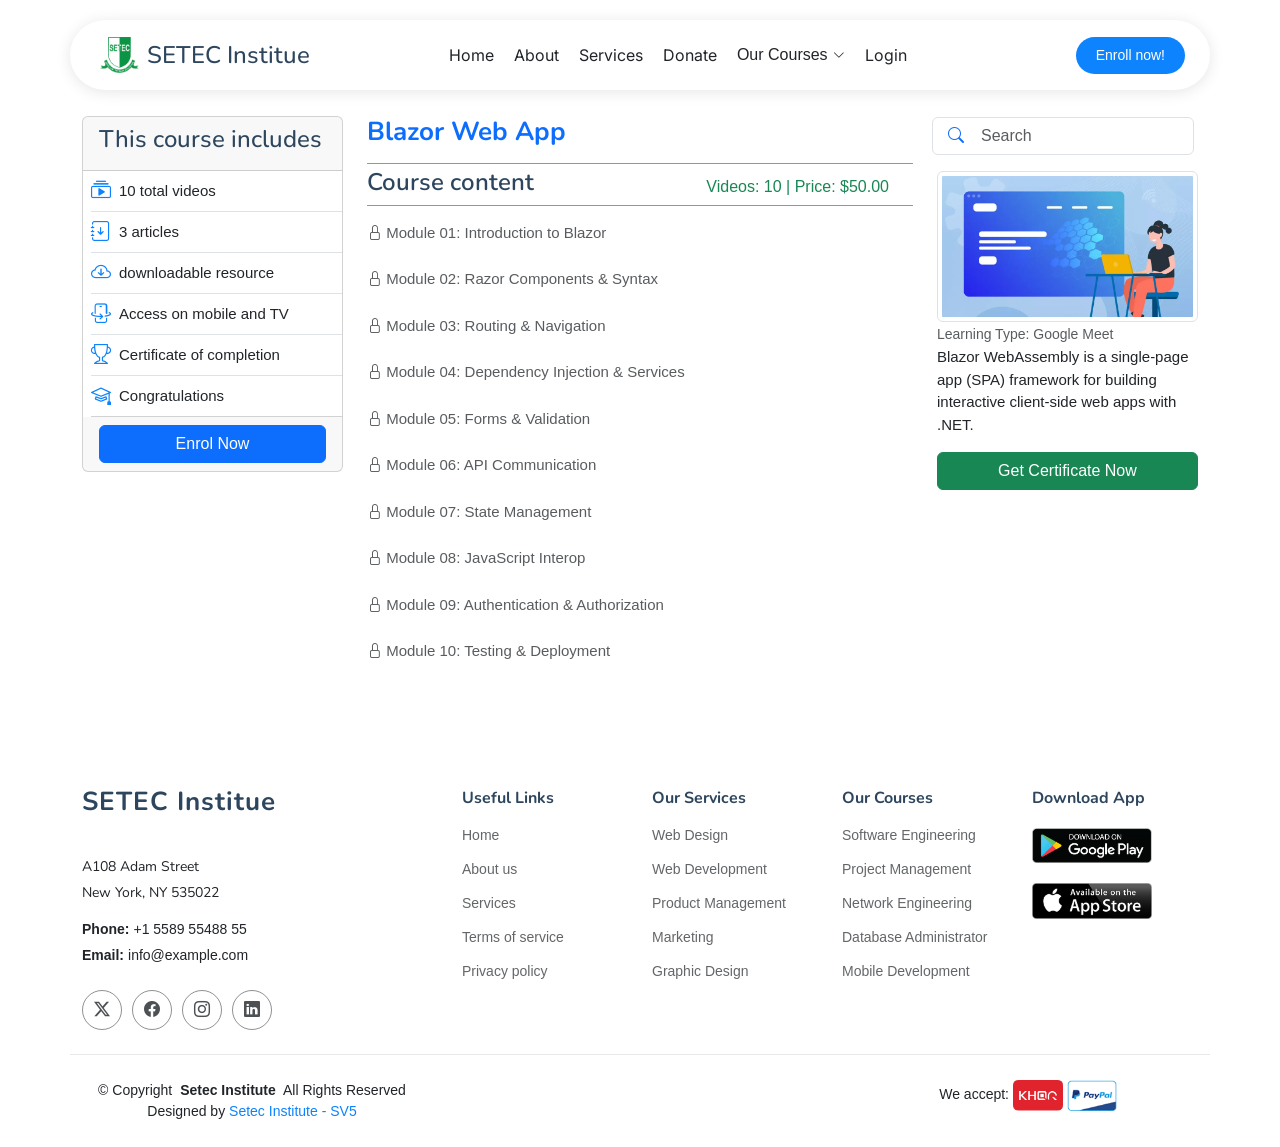
<file: course-detail.html>
<!DOCTYPE html>
<html lang="en">
  <head>
    <meta charset="utf-8" />
    <meta content="width=device-width, initial-scale=1.0" name="viewport" />
    <title>www.setec.com/detail</title>
    <meta name="description" content="" />
    <meta name="keywords" content="" />

    <!-- Favicons -->
    <link href="assets/img/favicon.png" rel="icon" />
    <link href="assets/img/apple-touch-icon.png" rel="apple-touch-icon" />

    <!-- Fonts -->
    <link href="https://fonts.googleapis.com" rel="preconnect" />
    <link href="https://fonts.gstatic.com" rel="preconnect" crossorigin />
    <link
      href="https://fonts.googleapis.com/css2?family=Roboto:ital,wght@0,100;0,300;0,400;0,500;0,700;0,900;1,100;1,300;1,400;1,500;1,700;1,900&family=Inter:wght@100;200;300;400;500;600;700;800;900&family=Nunito:ital,wght@0,200;0,300;0,400;0,500;0,600;0,700;0,800;0,900;1,200;1,300;1,400;1,500;1,600;1,700;1,800;1,900&display=swap"
      rel="stylesheet"
    />

    <!-- Vendor CSS Files -->
    <link
      href="assets/vendor/bootstrap/css/bootstrap.min.css"
      rel="stylesheet"
    />
    <link
      href="assets/vendor/bootstrap-icons/bootstrap-icons.css"
      rel="stylesheet"
    />
    <link href="assets/vendor/aos/aos.css" rel="stylesheet" />
    <link
      href="assets/vendor/glightbox/css/glightbox.min.css"
      rel="stylesheet"
    />
    <link href="assets/vendor/swiper/swiper-bundle.min.css" rel="stylesheet" />

    <!-- Main CSS File -->
    <link href="assets/css/main.css" rel="stylesheet" />
    <link href="assets/css/project.css" rel="stylesheet" />

    <!-- =======================================================
  * Template Name: iLanding
  * Template URL: https://bootstrapmade.com/ilanding-bootstrap-landing-page-template/
  * Updated: Nov 12 2024 with Bootstrap v5.3.3
  * Author: BootstrapMade.com
  * License: https://bootstrapmade.com/license/
  ======================================================== -->
  </head>

  <body class="index-page">
    <header></header>

<main class="main mt-5"><section id="service-details" class="service-details section"><div class="container"><div class="row"><div class="col-lg-3 mt-2"><div class="card"><div class="card-header"><h4>This course includes</h4></div>
                            <ul class="list-group list-group-flush ms-2"><li class="list-group-item"><i class="bi bi-collection-play"></i> 10 total videos</li>
                                <li class="list-group-item"><i class="bi bi-journal-arrow-down"></i> 3 articles</li>
                                <li class="list-group-item"><i class="bi bi-cloud-arrow-down"></i> downloadable resource</li>
                                <li class="list-group-item"><i class="bi bi-phone-flip"></i> Access on mobile and TV</li>
                                <li class="list-group-item"><i class="bi bi-trophy "></i> Certificate of completion</li>
                                <li class="list-group-item"><i class="bi bi-mortarboard"></i> Congratulations</li></ul>
                            <div class="card-footer"><a href="/contact" class="btn btn-primary w-100">
                                        Enrol Now
                                    </a></div></div></div>
                    <div class="col-lg-9 mt-2"><div class="d-flex justify-content-between align-items-center "><div><h3 class="text-primary">Blazor Web App</h3></div>
                            <div><div class="position-relative me-1"><input class="form-control ps-5 w-100" type="search" placeholder="Search" aria-label="Search">
                                    <i class="bi bi-search text-primary position-absolute top-50 start-0 translate-middle-y ps-3"></i></div></div></div>
                        <div class="row"><div class="col-lg-8 mt-2 "><div class="mb-2 d-flex justify-content-between align-items-center border-top border-bottom border-info pt-1"><div><h4 class="fw-semibold">Course content</h4></div>
                                    <div><div class="position-relative me-4 text-success">
                                            Videos: 10 | Price: $50.00</div></div></div><div class="row"><div class="col-lg-12"><div class="d-flex justify-content-between align-items-center mt-2 b-content"><div><p><a class="border-0 mt-2 mt-sm-0 cursor text-body-secondary"><i class="bi bi-lock text-body-secondary"></i> Module 01: Introduction to Blazor</a></p></div>

                                                <div><div class="position-relative me-4"></div></div></div></div></div><div class="row"><div class="col-lg-12"><div class="d-flex justify-content-between align-items-center mt-2 b-content"><div><p><a class="border-0 mt-2 mt-sm-0 cursor text-body-secondary"><i class="bi bi-lock text-body-secondary"></i> Module 02: Razor Components &amp; Syntax</a></p></div>

                                                <div><div class="position-relative me-4"></div></div></div></div></div><div class="row"><div class="col-lg-12"><div class="d-flex justify-content-between align-items-center mt-2 b-content"><div><p><a class="border-0 mt-2 mt-sm-0 cursor text-body-secondary"><i class="bi bi-lock text-body-secondary"></i> Module 03: Routing &amp; Navigation</a></p></div>

                                                <div><div class="position-relative me-4"></div></div></div></div></div><div class="row"><div class="col-lg-12"><div class="d-flex justify-content-between align-items-center mt-2 b-content"><div><p><a class="border-0 mt-2 mt-sm-0 cursor text-body-secondary"><i class="bi bi-lock text-body-secondary"></i> Module 04: Dependency Injection &amp; Services</a></p></div>

                                                <div><div class="position-relative me-4"></div></div></div></div></div><div class="row"><div class="col-lg-12"><div class="d-flex justify-content-between align-items-center mt-2 b-content"><div><p><a class="border-0 mt-2 mt-sm-0 cursor text-body-secondary"><i class="bi bi-lock text-body-secondary"></i> Module 05: Forms &amp; Validation</a></p></div>

                                                <div><div class="position-relative me-4"></div></div></div></div></div><div class="row"><div class="col-lg-12"><div class="d-flex justify-content-between align-items-center mt-2 b-content"><div><p><a class="border-0 mt-2 mt-sm-0 cursor text-body-secondary"><i class="bi bi-lock text-body-secondary"></i> Module 06: API Communication</a></p></div>

                                                <div><div class="position-relative me-4"></div></div></div></div></div><div class="row"><div class="col-lg-12"><div class="d-flex justify-content-between align-items-center mt-2 b-content"><div><p><a class="border-0 mt-2 mt-sm-0 cursor text-body-secondary"><i class="bi bi-lock text-body-secondary"></i> Module 07: State Management</a></p></div>

                                                <div><div class="position-relative me-4"></div></div></div></div></div><div class="row"><div class="col-lg-12"><div class="d-flex justify-content-between align-items-center mt-2 b-content"><div><p><a class="border-0 mt-2 mt-sm-0 cursor text-body-secondary"><i class="bi bi-lock text-body-secondary"></i> Module 08: JavaScript Interop</a></p></div>

                                                <div><div class="position-relative me-4"></div></div></div></div></div><div class="row"><div class="col-lg-12"><div class="d-flex justify-content-between align-items-center mt-2 b-content"><div><p><a class="border-0 mt-2 mt-sm-0 cursor text-body-secondary"><i class="bi bi-lock text-body-secondary"></i> Module 09: Authentication &amp; Authorization</a></p></div>

                                                <div><div class="position-relative me-4"></div></div></div></div></div><div class="row"><div class="col-lg-12"><div class="d-flex justify-content-between align-items-center mt-2 b-content"><div><p><a class="border-0 mt-2 mt-sm-0 cursor text-body-secondary"><i class="bi bi-lock text-body-secondary"></i> Module 10: Testing &amp; Deployment</a></p></div>

                                                <div><div class="position-relative me-4"></div></div></div></div></div></div>
                            <div class="col-lg-4 mt-3"><img src="./assets/img/image.png" class="img-thumbnail">
                                <a class="text-decoration-none text-muted "><small>Learning Type:  Google Meet</small></a>
                                <p>Blazor WebAssembly is a single-page app (SPA) framework for building interactive client-side web apps with .NET.</p>
                                <p><button class="btn btn-success w-100">
                                        Get Certificate Now
                                    </button></p></div></div></div></div></div></section></main>

    <footer></footer>

    <!-- Scroll Top -->
    <a
      href="#"
      id="scroll-top"
      class="scroll-top d-flex align-items-center justify-content-center"
      ><i class="bi bi-arrow-up-short"></i
    ></a>

    <!-- Vendor JS Files -->
    <script src="assets/vendor/bootstrap/js/bootstrap.bundle.min.js"></script>
    <script src="assets/vendor/php-email-form/validate.js"></script>
    <script src="assets/vendor/aos/aos.js"></script>
    <script src="assets/vendor/glightbox/js/glightbox.min.js"></script>
    <script src="assets/vendor/swiper/swiper-bundle.min.js"></script>
    <script src="assets/vendor/purecounter/purecounter_vanilla.js"></script>

    <!-- Main JS File -->
    <script src="assets/js/main.js"></script>
  <script src="./components/component.js"></script>

  </body>
</html>
</file>
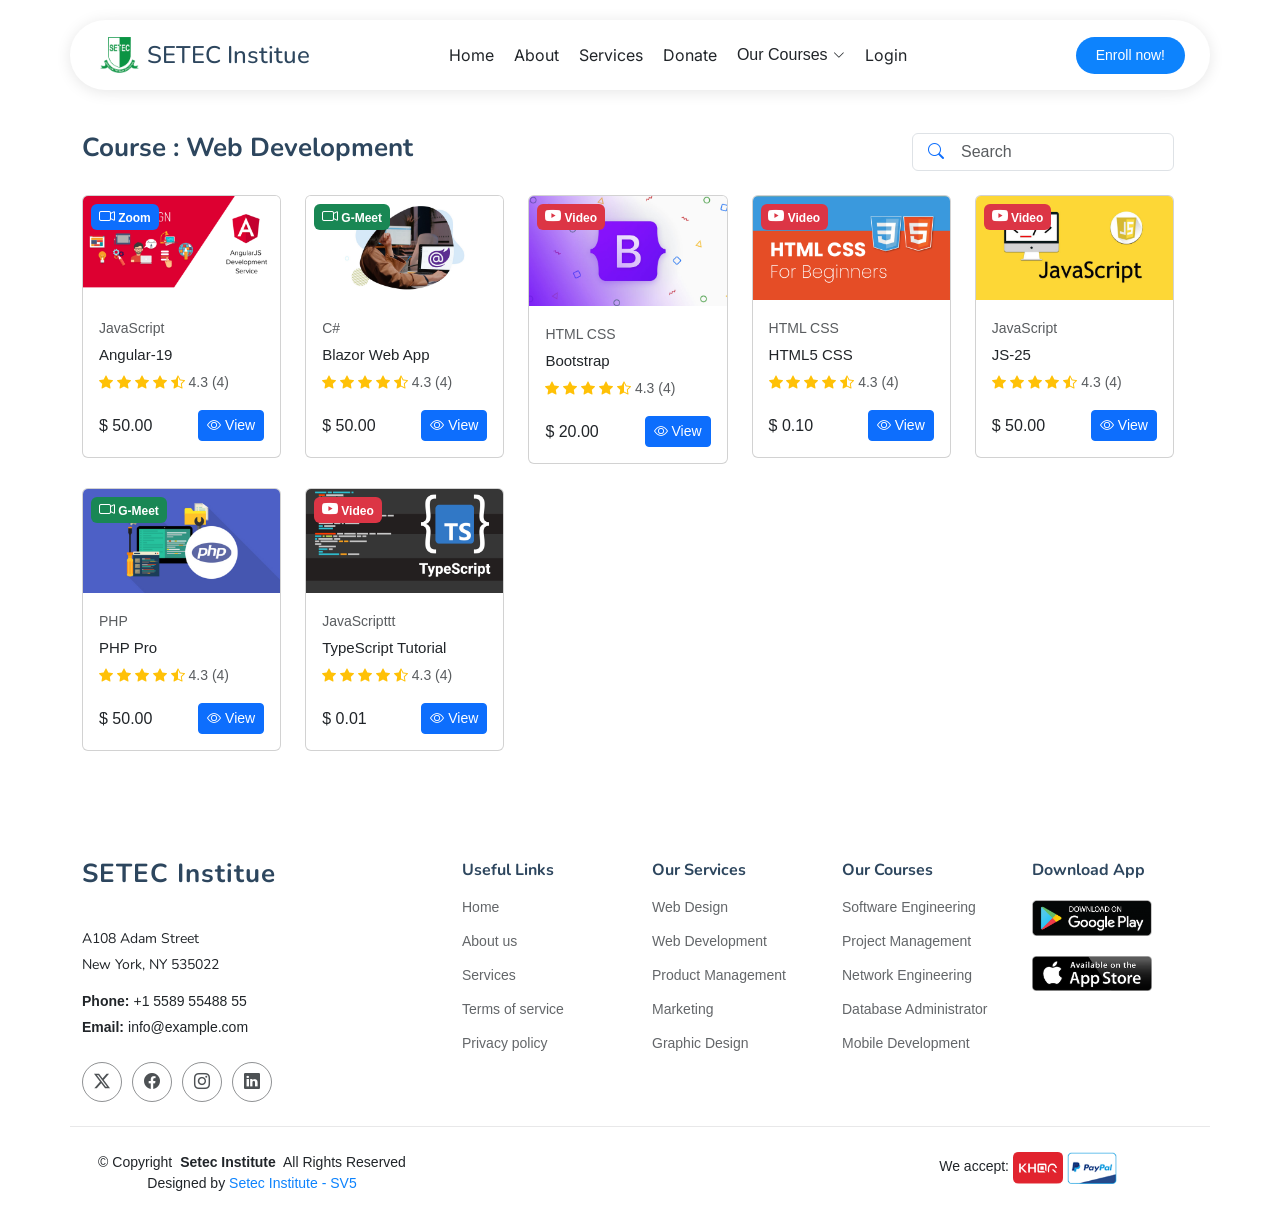
<file: courses.html>
<!DOCTYPE html>
<html lang="en">
  <head>
    <meta charset="utf-8" />
    <meta content="width=device-width, initial-scale=1.0" name="viewport" />
    <title>www.setec.com/courses</title>
    <meta name="description" content="" />
    <meta name="keywords" content="" />

    <!-- Favicons -->
    <link href="assets/img/favicon.png" rel="icon" />
    <link href="assets/img/apple-touch-icon.png" rel="apple-touch-icon" />

    <!-- Fonts -->
    <link href="https://fonts.googleapis.com" rel="preconnect" />
    <link href="https://fonts.gstatic.com" rel="preconnect" crossorigin />
    <link
      href="https://fonts.googleapis.com/css2?family=Roboto:ital,wght@0,100;0,300;0,400;0,500;0,700;0,900;1,100;1,300;1,400;1,500;1,700;1,900&family=Inter:wght@100;200;300;400;500;600;700;800;900&family=Nunito:ital,wght@0,200;0,300;0,400;0,500;0,600;0,700;0,800;0,900;1,200;1,300;1,400;1,500;1,600;1,700;1,800;1,900&display=swap"
      rel="stylesheet"
    />

    <!-- Vendor CSS Files -->
    <link
      href="assets/vendor/bootstrap/css/bootstrap.min.css"
      rel="stylesheet"
    />
    <link
      href="assets/vendor/bootstrap-icons/bootstrap-icons.css"
      rel="stylesheet"
    />
    <link href="assets/vendor/aos/aos.css" rel="stylesheet" />
    <link
      href="assets/vendor/glightbox/css/glightbox.min.css"
      rel="stylesheet"
    />
    <link href="assets/vendor/swiper/swiper-bundle.min.css" rel="stylesheet" />

    <!-- Main CSS File -->
    <link href="assets/css/main.css" rel="stylesheet" />
    <link href="assets/css/project.css" rel="stylesheet" />

    <!-- =======================================================
  * Template Name: iLanding
  * Template URL: https://bootstrapmade.com/ilanding-bootstrap-landing-page-template/
  * Updated: Nov 12 2024 with Bootstrap v5.3.3
  * Author: BootstrapMade.com
  * License: https://bootstrapmade.com/license/
  ======================================================== -->
  </head>

  <body class="index-page">
    <header></header>

    <main class="main mt-5">
      <section id="service-details" class="service-details section">
        <div class="container">
          <div class="row">
            <div class="col-12 mt-2">
              <div
                class="d-flex justify-content-between align-items-center mt-3"
              >
                <div><h3>Course : Web Development</h3></div>
                <div>
                  <div class="position-relative me-4">
                    <input
                      class="form-control ps-5 w-100"
                      type="search"
                      placeholder="Search"
                      aria-label="Search"
                    />
                    <i
                      class="bi bi-search text-primary position-absolute top-50 start-0 translate-middle-y ps-3"
                    ></i>
                  </div>
                </div>
              </div>
            </div>
            <div class="g-4 mt-0 row row-cols-lg-5 row-cols-md-3 row-cols-2">
              <div class="col">
                  <div class="card animated">
                    <img
                      src="./assets/img/course/course-angular.png"
                      class="card-img-top course-img"
                      alt="..."
                    />
                    <div class="card-body">
                      <div class="text-small mb-1">
                        <div class="position-absolute top-0 start-0 mt-2 ms-2">
                          <div class="d-flex gap-1 flex-column">
                            <span class="custom-badge badge bg-primary">
                              <i class="bi bi-camera-video fs-6 mt-1"></i>
                              Zoom
                            </span>
                          </div>
                        </div>
                        <a class="text-decoration-none text-muted" href="#!"
                          ><small>JavaScript</small></a
                        >
                      </div>
                      <p class="card-text text-inherit mb-1">Angular-19</p>
                      <div class="d-inline-flex gap-1 align-items-center">
                        <div class="d-flex gap-1">
                          <small class="text-warning">
                            <i class="bi bi-star-fill"></i>
                            <i class="bi bi-star-fill"></i>
                            <i class="bi bi-star-fill"></i>
                            <i class="bi bi-star-fill"></i>
                            <i class="bi bi-star-half"></i>
                          </small>
                          <span class="text-muted small">4.3 (4)</span>
                        </div>
                      </div>
                      <div
                        class="d-flex justify-content-between align-items-center mt-3"
                      >
                        <div><span class="text-dark">$ 50.00</span></div>
                        <div>
                          <a class="btn btn-primary btn-sm btn btn-primary"
                            ><i class="bi bi-eye"></i> View
                          </a>
                        </div>
                      </div>
                    </div>
                  </div>
              </div>
              <div class="col">
                <div class="card animated">
                  <img
                    src="./assets/img/course/course-blazer.png"
                    class="card-img-top course-img"
                    alt="..."
                  />
                  <div class="card-body">
                    <div class="text-small mb-1">
                      <div class="position-absolute top-0 start-0 mt-2 ms-2">
                        <div class="d-flex gap-1 flex-column">
                          <span class="custom-badge badge bg-success"
                            ><i class="bi bi-camera-video fs-6 mt-1"></i> G-Meet
                          </span>
                        </div>
                      </div>
                      <a class="text-decoration-none text-muted" href="#!"
                        ><small>C#</small></a
                      >
                    </div>
                    <p class="card-text text-inherit mb-1">Blazor Web App</p>
                    <div class="d-inline-flex gap-1 align-items-center">
                      <div class="d-flex gap-1">
                        <small class="text-warning"
                          ><i class="bi bi-star-fill"></i>
                          <i class="bi bi-star-fill"></i>
                          <i class="bi bi-star-fill"></i>
                          <i class="bi bi-star-fill"></i>
                          <i class="bi bi-star-half"></i
                        ></small>
                        <span class="text-muted small">4.3 (4)</span>
                      </div>
                    </div>
                    <div
                      class="d-flex justify-content-between align-items-center mt-3"
                    >
                      <div><span class="text-dark">$ 50.00</span></div>
                      <div>
                        <a class="btn btn-primary btn-sm btn btn-primary"
                          ><i class="bi bi-eye"></i> View
                        </a>
                      </div>
                    </div>
                  </div>
                </div>
              </div>
              <div class="col">
                <div class="card animated">
                  <img
                    src="./assets/img/course/course-bootstrap.jpg"
                    class="card-img-top course-img"
                    alt="..."
                  />
                  <div class="card-body">
                    <div class="text-small mb-1">
                      <div class="position-absolute top-0 start-0 mt-2 ms-2">
                        <div class="d-flex gap-1 flex-column">
                          <span class="custom-badge badge bg-danger"
                            ><i class="bi bi-youtube text-white fs-6 mt-1"></i>
                            Video
                          </span>
                        </div>
                      </div>
                      <a class="text-decoration-none text-muted" href="#!"
                        ><small>HTML CSS</small></a
                      >
                    </div>
                    <p class="card-text text-inherit mb-1">Bootstrap</p>
                    <div class="d-inline-flex gap-1 align-items-center">
                      <div class="d-flex gap-1">
                        <small class="text-warning"
                          ><i class="bi bi-star-fill"></i>
                          <i class="bi bi-star-fill"></i>
                          <i class="bi bi-star-fill"></i>
                          <i class="bi bi-star-fill"></i>
                          <i class="bi bi-star-half"></i
                        ></small>
                        <span class="text-muted small">4.3 (4)</span>
                      </div>
                    </div>
                    <div
                      class="d-flex justify-content-between align-items-center mt-3"
                    >
                      <div><span class="text-dark">$ 20.00</span></div>
                      <div>
                        <a class="btn btn-primary btn-sm btn btn-primary"
                          ><i class="bi bi-eye"></i> View
                        </a>
                      </div>
                    </div>
                  </div>
                </div>
              </div>
              <div class="col">
                <div class="card animated">
                  <img
                    src="./assets/img/course/course-web.png"
                    class="card-img-top course-img"
                    alt="..."
                  />
                  <div class="card-body">
                    <div class="text-small mb-1">
                      <div class="position-absolute top-0 start-0 mt-2 ms-2">
                        <div class="d-flex gap-1 flex-column">
                          <span class="custom-badge badge bg-danger"
                            ><i class="bi bi-youtube text-white fs-6 mt-1"></i>
                            Video
                          </span>
                        </div>
                      </div>
                      <a class="text-decoration-none text-muted" href="#!"
                        ><small>HTML CSS</small></a
                      >
                    </div>
                    <p class="card-text text-inherit mb-1">HTML5 CSS</p>
                    <div class="d-inline-flex gap-1 align-items-center">
                      <div class="d-flex gap-1">
                        <small class="text-warning"
                          ><i class="bi bi-star-fill"></i>
                          <i class="bi bi-star-fill"></i>
                          <i class="bi bi-star-fill"></i>
                          <i class="bi bi-star-fill"></i>
                          <i class="bi bi-star-half"></i
                        ></small>
                        <span class="text-muted small">4.3 (4)</span>
                      </div>
                    </div>
                    <div
                      class="d-flex justify-content-between align-items-center mt-3"
                    >
                      <div><span class="text-dark">$ 0.10</span></div>
                      <div>
                        <a class="btn btn-primary btn-sm btn btn-primary"
                          ><i class="bi bi-eye"></i> View
                        </a>
                      </div>
                    </div>
                  </div>
                </div>
              </div>
              <div class="col">
                <div class="card animated">
                  <img
                    src="./assets/img/course/course-js.png"
                    class="card-img-top course-img"
                    alt="..."
                  />
                  <div class="card-body">
                    <div class="text-small mb-1">
                      <div class="position-absolute top-0 start-0 mt-2 ms-2">
                        <div class="d-flex gap-1 flex-column">
                          <span class="custom-badge badge bg-danger"
                            ><i class="bi bi-youtube text-white fs-6 mt-1"></i>
                            Video
                          </span>
                        </div>
                      </div>
                      <a class="text-decoration-none text-muted" href="#!"
                        ><small>JavaScript</small></a
                      >
                    </div>
                    <p class="card-text text-inherit mb-1">JS-25</p>
                    <div class="d-inline-flex gap-1 align-items-center">
                      <div class="d-flex gap-1">
                        <small class="text-warning">
                          <i class="bi bi-star-fill"></i>
                          <i class="bi bi-star-fill"></i>
                          <i class="bi bi-star-fill"></i>
                          <i class="bi bi-star-fill"></i>
                          <i class="bi bi-star-half"></i
                        ></small>
                        <span class="text-muted small">4.3 (4)</span>
                      </div>
                    </div>
                    <div
                      class="d-flex justify-content-between align-items-center mt-3"
                    >
                      <div><span class="text-dark">$ 50.00</span></div>
                      <div>
                        <a class="btn btn-primary btn-sm btn btn-primary"
                          ><i class="bi bi-eye"></i> View
                        </a>
                      </div>
                    </div>
                  </div>
                </div>
              </div>
              <div class="col">
                <div class="card animated">
                  <img
                    src="./assets/img/course/course-php.png"
                    class="card-img-top course-img"
                    alt="..."
                  />
                  <div class="card-body">
                    <div class="text-small mb-1">
                      <div class="position-absolute top-0 start-0 mt-2 ms-2">
                        <div class="d-flex gap-1 flex-column">
                          <span class="custom-badge badge bg-success"
                            ><i class="bi bi-camera-video fs-6 mt-1"></i> G-Meet
                          </span>
                        </div>
                      </div>
                      <a class="text-decoration-none text-muted" href="#!"
                        ><small>PHP</small></a
                      >
                    </div>
                    <p class="card-text text-inherit mb-1">PHP Pro</p>
                    <div class="d-inline-flex gap-1 align-items-center">
                      <div class="d-flex gap-1">
                        <small class="text-warning"
                          ><i class="bi bi-star-fill"></i>
                          <i class="bi bi-star-fill"></i>
                          <i class="bi bi-star-fill"></i>
                          <i class="bi bi-star-fill"></i>
                          <i class="bi bi-star-half"></i
                        ></small>
                        <span class="text-muted small">4.3 (4)</span>
                      </div>
                    </div>
                    <div
                      class="d-flex justify-content-between align-items-center mt-3"
                    >
                      <div><span class="text-dark">$ 50.00</span></div>
                      <div>
                        <a class="btn btn-primary btn-sm btn btn-primary"
                          ><i class="bi bi-eye"></i> View
                        </a>
                      </div>
                    </div>
                  </div>
                </div>
              </div>
              <div class="col">
                <div class="card animated">
                  <img
                    src="./assets/img/course/course-ts.png"
                    class="card-img-top course-img"
                    alt="..."
                  />
                  <div class="card-body">
                    <div class="text-small mb-1">
                      <div class="position-absolute top-0 start-0 mt-2 ms-2">
                        <div class="d-flex gap-1 flex-column">
                          <span class="custom-badge badge bg-danger"
                            ><i class="bi bi-youtube text-white fs-6 mt-1"></i>
                            Video
                          </span>
                        </div>
                      </div>
                      <a class="text-decoration-none text-muted" href="#!"
                        ><small>JavaScripttt</small></a
                      >
                    </div>
                    <p class="card-text text-inherit mb-1">
                      TypeScript Tutorial
                    </p>
                    <div class="d-inline-flex gap-1 align-items-center">
                      <div class="d-flex gap-1">
                        <small class="text-warning"
                          ><i class="bi bi-star-fill"></i>
                          <i class="bi bi-star-fill"></i>
                          <i class="bi bi-star-fill"></i>
                          <i class="bi bi-star-fill"></i>
                          <i class="bi bi-star-half"></i
                        ></small>
                        <span class="text-muted small">4.3 (4)</span>
                      </div>
                    </div>
                    <div
                      class="d-flex justify-content-between align-items-center mt-3"
                    >
                      <div><span class="text-dark">$ 0.01</span></div>
                      <div>
                        <a class="btn btn-primary btn-sm btn btn-primary"
                          ><i class="bi bi-eye"></i> View
                        </a>
                      </div>
                    </div>
                  </div>
                </div>
              </div>
            </div>
          </div>
        </div>
      </section>
    </main>

    <footer></footer>

    <!-- Scroll Top -->
    <a
      href="#"
      id="scroll-top"
      class="scroll-top d-flex align-items-center justify-content-center"
      ><i class="bi bi-arrow-up-short"></i
    ></a>

    <!-- Vendor JS Files -->
    <script src="assets/vendor/bootstrap/js/bootstrap.bundle.min.js"></script>
    <script src="assets/vendor/php-email-form/validate.js"></script>
    <script src="assets/vendor/aos/aos.js"></script>
    <script src="assets/vendor/glightbox/js/glightbox.min.js"></script>
    <script src="assets/vendor/swiper/swiper-bundle.min.js"></script>
    <script src="assets/vendor/purecounter/purecounter_vanilla.js"></script>

    <!-- Main JS File -->
    <script src="assets/js/main.js"></script>
  <script src="./components/component.js"></script>

  </body>
</html>
</file>
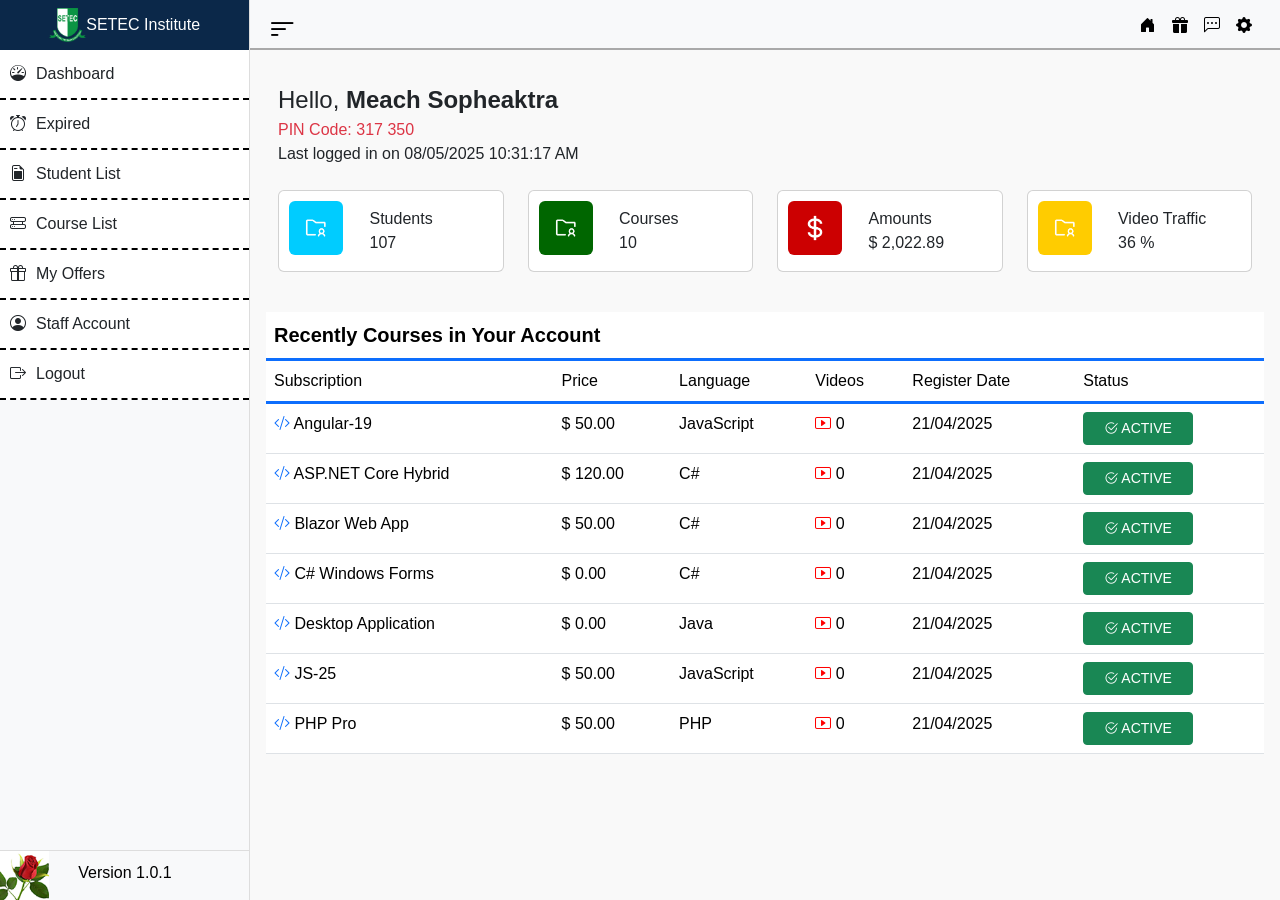
<file: dashboard.html>
<!DOCTYPE html>
<html lang="en">
  <head>
    <meta charset="utf-8" />
    <meta content="width=device-width, initial-scale=1.0" name="viewport" />
    <title>www.setec.com/dashboard</title>
    <meta name="description" content="" />
    <meta name="keywords" content="" />

    <!-- local css -->
    <link rel="stylesheet" href="assets/css/dashboard.css" />

    <!-- Bootstrap -->
    <link
      href="https://cdn.jsdelivr.net/npm/bootstrap@5.3.5/dist/css/bootstrap.min.css"
      rel="stylesheet"
      integrity="sha384-SgOJa3DmI69IUzQ2PVdRZhwQ+dy64/BUtbMJw1MZ8t5HZApcHrRKUc4W0kG879m7"
      crossorigin="anonymous"
    />

    <!-- Favicons -->
    <link href="assets/img/favicon.png" rel="icon" />
    <link href="assets/img/apple-touch-icon.png" rel="apple-touch-icon" />

    <!-- Fonts -->
    <link href="https://fonts.googleapis.com" rel="preconnect" />
    <link href="https://fonts.gstatic.com" rel="preconnect" crossorigin />
    <link
      href="https://fonts.googleapis.com/css2?family=Roboto:ital,wght@0,100;0,300;0,400;0,500;0,700;0,900;1,100;1,300;1,400;1,500;1,700;1,900&family=Inter:wght@100;200;300;400;500;600;700;800;900&family=Nunito:ital,wght@0,200;0,300;0,400;0,500;0,600;0,700;0,800;0,900;1,200;1,300;1,400;1,500;1,600;1,700;1,800;1,900&display=swap"
      rel="stylesheet"
    />

    <!-- Vendor CSS Files -->
    <link
      href="assets/vendor/bootstrap/css/bootstrap.min.css"
      rel="stylesheet"
    />
    <link
      href="assets/vendor/bootstrap-icons/bootstrap-icons.css"
      rel="stylesheet"
    />
    <link href="assets/vendor/aos/aos.css" rel="stylesheet" />
    <link
      href="assets/vendor/glightbox/css/glightbox.min.css"
      rel="stylesheet"
    />
    <link href="assets/vendor/swiper/swiper-bundle.min.css" rel="stylesheet" />

    <!-- Main CSS File -->
    <link href="assets/css/main.css" rel="stylesheet" />
  <link href="assets/css/project.css" rel="stylesheet" />


    <!-- =======================================================
  * Template Name: iLanding
  * Template URL: https://bootstrapmade.com/ilanding-bootstrap-landing-page-template/
  * Updated: Nov 12 2024 with Bootstrap v5.3.3
  * Author: BootstrapMade.com
  * License: https://bootstrapmade.com/license/
  ======================================================== -->
  </head>
  <body>
    <div class="d-flex">
      <!-- Sidebar -->
      <aside id="sidebar">
        <a href="./index.html">
                  <nav
          class="navbar navbar-expand item-center"
          style="
            justify-content: center;
            background-color: rgb(11, 40, 73);
            height: 50px;
          "
        >
          <img
            src="assets/img/2. SV5 - Logo SETEC - MEACH Sopheaktra.png"
            width="15%"
            alt=""
          />
          <span> </span><span style="color: white">SETEC Institute</span>
        </nav>
        </a>

        <!-- Sidebar Navegation -->
        <nav class="navbar navbar-expand item-center header-items" id="nav-item-style">
          <i class="bi bi-speedometer"></i
          ><span style="margin-left: 10px">Dashboard</span>
        </nav>
        <nav class="navbar navbar-expand item-center header-items" id="nav-item-style">
          <i class="bi bi-alarm"></i
          ><span style="margin-left: 10px">Expired</span>
        </nav>
        <nav class="navbar navbar-expand item-center header-items" id="nav-item-style">
          <i class="bi bi-file-earmark-post"></i
          ><span style="margin-left: 10px">Student List</span>
        </nav>
        <nav class="navbar navbar-expand item-center header-items" id="nav-item-style">
          <i class="bi bi-hdd-rack"></i
          ><span style="margin-left: 10px">Course List</span>
        </nav>
        <nav class="navbar navbar-expand item-center header-items" id="nav-item-style">
          <i class="bi bi-gift"></i
          ><span style="margin-left: 10px">My Offers</span>
        </nav>
        <nav class="navbar navbar-expand item-center header-items" id="nav-item-style">
          <i class="bi bi-person-circle"></i
          ><span style="margin-left: 10px">Staff Account</span>
        </nav>
        <nav class="navbar navbar-expand item-center header-items" id="nav-item-style">
          <i class="bi bi-box-arrow-right"></i
          ><span style="margin-left: 10px">Logout</span>
        </nav>
        <div class="sidebar-footer">
          <a href="" style="text-decoration: none; color: black"
            >Version 1.0.1</a
          >
        </div>
      </aside>
      <!-- End-sidebar -->
      <!-- Main Component -->
      <div class="main">
        <!-- Navbar -->
        <nav
          class="navbar bg-body-tertiary"
          style="
            border-bottom: 2px solid darkgray;
            height: 50px;
            background-color: lightgray;
          "
        >
          <div class="container-fluid">
            <button class="toggler-btn" id="togler-btn-style">
              <i
                class="bi bi-filter-left"
                style="font-size: 30px; padding: 0"
              ></i>
            </button>

            <form class="d-flex" role="">
              <a href="" class="me-3 text-black"
                ><i class="bi bi-house-door-fill"></i
              ></a>
              <a href="" class="me-3 text-black"
                ><i class="bi bi-gift-fill"></i
              ></a>
              <a href="" class="me-3 text-black"
                ><i class="bi bi-chat-left-dots"></i
              ></a>
              <a href="" class="me-3 text-black"
                ><i class="bi bi-gear-fill"></i
              ></a>
            </form>
          </div>
        </nav>
        <!-- End Navbar -->
        <!-- Main Content -->
        <main class="p-3">
          <div class="container-fluid">
            <!-- User Profile -->
            <div class="row">
              <!-- Admin Show -->
              <div class="col-lg-12 col-md-12 col-sm-12">
                <div>
                  <div class="fs-4 mt-3 fw-regular">
                    Hello, <span class="fw-bold">Meach Sopheaktra</span>
                  </div>
                  <div class="fs-6 fw-regular text-danger">
                    PIN Code: 317 350
                  </div>
                  <div class="fs-6">
                    Last logged in on 08/05/2025 10:31:17 AM
                  </div>
                </div>
              </div>
              <!-- End Admin Show -->
            </div>
            <div class="row"><br /></div>
            <div class="row">
              <!-- Students -->
              <div class="col-3 ">
                <div class="card mb-3 card-info" style="max-width: 540px">
                  <div class="row g-0">
                    <div class="col-md-4" style="padding: 10px">
                      <img
                        src="assets/img/blue.jpg"
                        class="img-fluid rounded"
                        alt="..."
                      />
                    </div>
                    <div class="col-md-8">
                      <div class="card-body">
                        <div>Students</div>
                        <div>107</div>
                      </div>
                    </div>
                  </div>
                </div>
              </div>
              <!-- Courses -->
              <div class="col-3 ">
                <div class="card mb-3 card-info" style="max-width: 540px">
                  <div class="row g-0">
                    <div class="col-md-4" style="padding: 10px">
                      <img
                        src="assets/img/green.jpg"
                        class="img-fluid rounded"
                        alt="..."
                      />
                    </div>
                    <div class="col-md-8">
                      <div class="card-body">
                        <div>Courses</div>
                        <div>10</div>
                      </div>
                    </div>
                  </div>
                </div>
              </div>
              <!-- Amount -->
              <div class="col-3 ">
                <div class="card mb-3  card-info" style="max-width: 540px">
                  <div class="row g-0">
                    <div class="col-md-4" style="padding: 10px">
                      <img
                        src="assets/img/$Symbol.jpg"
                        class="img-fluid rounded"
                        alt="..."
                      />
                    </div>
                    <div class="col-md-8">
                      <div class="card-body">
                        <div>Amounts</div>
                        <div>$ 2,022.89</div>
                      </div>
                    </div>
                  </div>
                </div>
              </div>
              <!-- Video Traffic -->
              <div class="col-3 ">
                <div class="card mb-3 card-info" style="max-width: 540px">
                  <div class="row g-0">
                    <div class="col-md-4" style="padding: 10px">
                      <img
                        src="assets/img/yellow.jpg"
                        class="img-fluid rounded"
                        alt="..."
                      />
                    </div>
                    <div class="col-md-8">
                      <div class="card-body">
                        <div>Video Traffic</div>
                        <div>36 %</div>
                      </div>
                    </div>
                  </div>
                </div>
              </div>
            </div>
            <!-- End User Profile -->
            <!-- Table Subscription -->
            <div class="row mt-4">
              <table class="table table-responsive-lg table-responsive-sm">
                <thead scope="col" colspan="10">
                  <tr scope="col" colspan="10">
                    <th
                      scope="col"
                      colspan="10"
                      class="fs-5 fw-semibold"
                      style="border-bottom: 3px solid #0d6efd"
                    >
                      Recently Courses in Your Account
                    </th>
                  </tr>
                </thead>
                <thead style="border-bottom: 3px solid #0d6efd">
                  <tr scope="col" colspan="10">
                    <th scope="col" style="white-space: nowrap">
                      Subscription
                    </th>
                    <th scope="col">Price</th>
                    <th scope="col">Language</th>
                    <th scope="col">Videos</th>
                    <th scope="col">Register Date</th>
                    <th scope="col">Status</th>
                  </tr>
                </thead>
                <tbody>
                  <tr scope="col" colspan="10">
                    <th scope="row" style="white-space: nowrap">
                      <i class="bi bi-code-slash" style="color: #0d6efd"></i>
                      Angular-19
                    </th>
                    <td scope="col">$ 50.00</td>
                    <td scope="col">JavaScript</td>
                    <td scope="col">
                      <i class="bi bi-play-btn" style="color: red"></i> 0
                    </td>
                    <td scope="col">21/04/2025</td>
                    <td scope="col">
                      <button
                        type="button"
                        class="btn btn-success btn-sm"
                        style="padding: 5px 20px"
                      >
                        <i class="bi bi-check2-circle"></i> ACTIVE
                      </button>
                    </td>
                  </tr>
                  <!-- ASP.NET Core Hybrid -->
                  <tr scope="col" colspan="10">
                    <th scope="row" style="white-space: nowrap">
                      <i class="bi bi-code-slash" style="color: #0d6efd"></i>
                      ASP.NET Core Hybrid
                    </th>
                    <td scope="col">$ 120.00</td>
                    <td scope="col">C#</td>
                    <td scope="col">
                      <i class="bi bi-play-btn" style="color: red"></i> 0
                    </td>
                    <td scope="col">21/04/2025</td>
                    <td scope="col">
                      <button
                        type="button"
                        class="btn btn-success btn-sm"
                        style="padding: 5px 20px"
                      >
                        <i class="bi bi-check2-circle"></i> ACTIVE
                      </button>
                    </td>
                  </tr>
                  <!-- End of ASP.NET Core Hybrid -->
                  <!-- Blazor Web App -->
                  <tr scope="col" colspan="10">
                    <th scope="row" style="white-space: nowrap">
                      <i class="bi bi-code-slash" style="color: #0d6efd"></i>
                      Blazor Web App
                    </th>
                    <td scope="col">$ 50.00</td>
                    <td scope="col">C#</td>
                    <td scope="col">
                      <i class="bi bi-play-btn" style="color: red"></i> 0
                    </td>
                    <td scope="col">21/04/2025</td>
                    <td scope="col">
                      <button
                        type="button"
                        class="btn btn-success btn-sm"
                        style="padding: 5px 20px"
                      >
                        <i class="bi bi-check2-circle"></i> ACTIVE
                      </button>
                    </td>
                  </tr>
                  <!-- End of Blazor Web App -->
                  <!-- C# Windows Forms -->
                  <tr scope="col" colspan="10">
                    <th scope="row" style="white-space: nowrap">
                      <i class="bi bi-code-slash" style="color: #0d6efd"></i>
                      C# Windows Forms
                    </th>
                    <td scope="col">$ 0.00</td>
                    <td scope="col">C#</td>
                    <td scope="col">
                      <i class="bi bi-play-btn" style="color: red"></i> 0
                    </td>
                    <td scope="col">21/04/2025</td>
                    <td scope="col">
                      <button
                        type="button"
                        class="btn btn-success btn-sm"
                        style="padding: 5px 20px"
                      >
                        <i class="bi bi-check2-circle"></i> ACTIVE
                      </button>
                    </td>
                  </tr>
                  <!-- End of C# Windows Forms -->
                  <!-- Desktop Application -->
                  <tr scope="col" colspan="10">
                    <th scope="row" style="white-space: nowrap">
                      <i class="bi bi-code-slash" style="color: #0d6efd"></i>
                      Desktop Application
                    </th>
                    <td scope="col">$ 0.00</td>
                    <td scope="col">Java</td>
                    <td scope="col">
                      <i class="bi bi-play-btn" style="color: red"></i> 0
                    </td>
                    <td scope="col">21/04/2025</td>
                    <td scope="col">
                      <button
                        type="button"
                        class="btn btn-success btn-sm"
                        style="padding: 5px 20px"
                      >
                        <i class="bi bi-check2-circle"></i> ACTIVE
                      </button>
                    </td>
                  </tr>
                  <!-- End of Desktop Application -->
                  <!-- JS-25 -->
                  <tr scope="col" colspan="10">
                    <th scope="row" style="white-space: nowrap">
                      <i class="bi bi-code-slash" style="color: #0d6efd"></i>
                      JS-25
                    </th>
                    <td scope="col">$ 50.00</td>
                    <td scope="col">JavaScript</td>
                    <td scope="col">
                      <i class="bi bi-play-btn" style="color: red"></i> 0
                    </td>
                    <td scope="col">21/04/2025</td>
                    <td scope="col">
                      <button
                        type="button"
                        class="btn btn-success btn-sm"
                        style="padding: 5px 20px"
                      >
                        <i class="bi bi-check2-circle"></i> ACTIVE
                      </button>
                    </td>
                  </tr>
                  <!-- End of JS-25 -->
                  <!-- PHP Pro -->
                  <tr scope="col" colspan="10">
                    <th scope="row" style="white-space: nowrap">
                      <i class="bi bi-code-slash" style="color: #0d6efd"></i>
                      PHP Pro
                    </th>
                    <td scope="col">$ 50.00</td>
                    <td scope="col">PHP</td>
                    <td scope="col">
                      <i class="bi bi-play-btn" style="color: red"></i> 0
                    </td>
                    <td scope="col">21/04/2025</td>
                    <td scope="col">
                      <button
                        type="button"
                        class="btn btn-success btn-sm"
                        style="padding: 5px 20px"
                      >
                        <i class="bi bi-check2-circle"></i> ACTIVE
                      </button>
                    </td>
                  </tr>
                  <!-- End of PHP Pro -->
                </tbody>
              </table>
            </div>
            <!-- End Table Subscription -->
          </div>
        </main>
        <!-- End Main Content -->
      </div>
    </div>

    <!-- Vendor JS Files -->
    <script src="assets/vendor/bootstrap/js/bootstrap.bundle.min.js"></script>
    <script src="assets/vendor/php-email-form/validate.js"></script>
    <script src="assets/vendor/aos/aos.js"></script>
    <script src="assets/vendor/glightbox/js/glightbox.min.js"></script>
    <script src="assets/vendor/swiper/swiper-bundle.min.js"></script>
    <script src="assets/vendor/purecounter/purecounter_vanilla.js"></script>

    <!-- Main JS File -->
    <script src="assets/js/dashboard.js"></script>
    <script src="assets/js/main.js"></script>

    <script
      src="https://cdn.jsdelivr.net/npm/bootstrap@5.3.5/dist/js/bootstrap.bundle.min.js"
      integrity="sha384-k6d4wzSIapyDyv1kpU366/PK5hCdSbCRGRCMv+eplOQJWyd1fbcAu9OCUj5zNLiq"
      crossorigin="anonymous"
    ></script>
  </body>
</html>
</file>
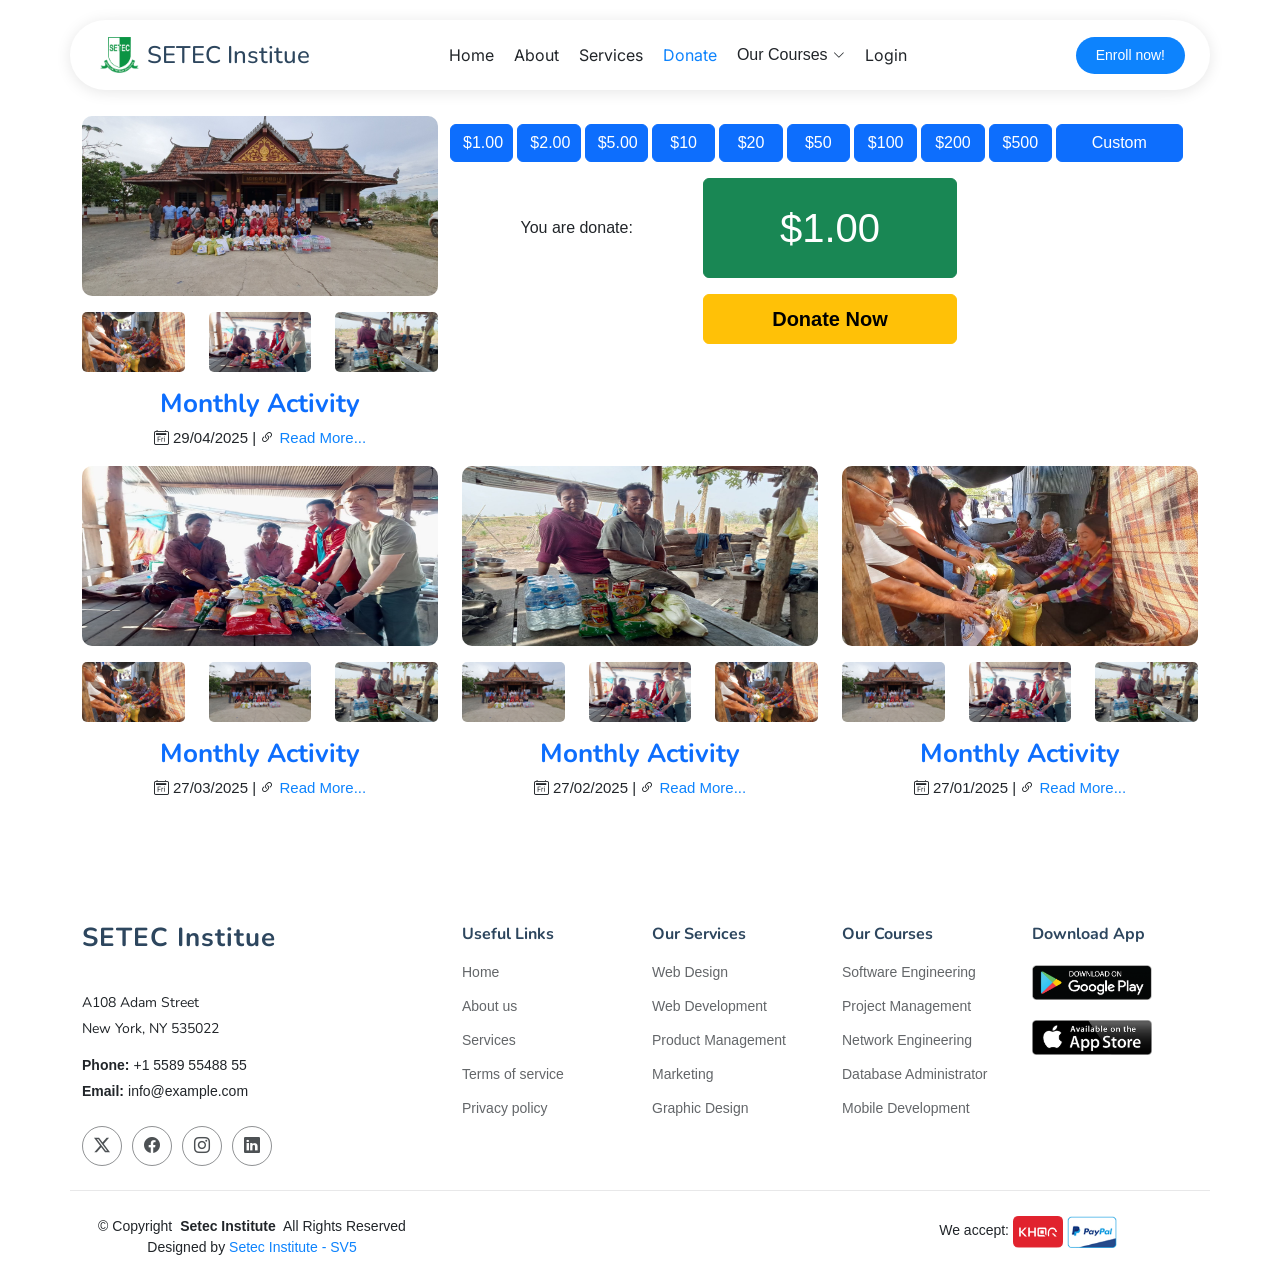
<file: donate.html>
<!DOCTYPE html>
<html lang="en">

<head>
  <meta charset="utf-8" />
  <meta content="width=device-width, initial-scale=1.0" name="viewport" />
  <title>www.setec.com/donate</title>
  <meta name="description" content="" />
  <meta name="keywords" content="" />

  <!-- Favicons -->
  <link href="assets/img/favicon.png" rel="icon" />
  <link href="assets/img/apple-touch-icon.png" rel="apple-touch-icon" />

  <!-- Fonts -->
  <link href="https://fonts.googleapis.com" rel="preconnect" />
  <link href="https://fonts.gstatic.com" rel="preconnect" crossorigin />
  <link
    href="https://fonts.googleapis.com/css2?family=Roboto:ital,wght@0,100;0,300;0,400;0,500;0,700;0,900;1,100;1,300;1,400;1,500;1,700;1,900&family=Inter:wght@100;200;300;400;500;600;700;800;900&family=Nunito:ital,wght@0,200;0,300;0,400;0,500;0,600;0,700;0,800;0,900;1,200;1,300;1,400;1,500;1,600;1,700;1,800;1,900&display=swap"
    rel="stylesheet" />

  <!-- Vendor CSS Files -->
  <link href="assets/vendor/bootstrap/css/bootstrap.min.css" rel="stylesheet" />
  <link href="assets/vendor/bootstrap-icons/bootstrap-icons.css" rel="stylesheet" />
  <link href="assets/vendor/aos/aos.css" rel="stylesheet" />
  <link href="assets/vendor/glightbox/css/glightbox.min.css" rel="stylesheet" />
  <link href="assets/vendor/swiper/swiper-bundle.min.css" rel="stylesheet" />

  <!-- Main CSS File -->
  <link href="assets/css/main.css" rel="stylesheet" />
  <link href="assets/css/project.css" rel="stylesheet" />

  <!-- =======================================================
  * Template Name: iLanding
  * Template URL: https://bootstrapmade.com/ilanding-bootstrap-landing-page-template/
  * Updated: Nov 12 2024 with Bootstrap v5.3.3
  * Author: BootstrapMade.com
  * License: https://bootstrapmade.com/license/
  ======================================================== -->
</head>

<body class="index-page">
  <header></header>

<main class="main mt-5"><section id="service-details" class="service-details section"><div class="container"><div class="row"><div class="col-lg-4 col-sm-12 mt-2"><div><div class="row"><div class="col-lg-12"><img src="./assets/img/one.jpg" style="height:180px; width:100%; border-radius:10px;" class="img-fluid"></div></div>
                                <div class="row mt-3"><div class="col-lg-4"><img src="./assets/img/two.jpg" style="height:60px; border-radius:5px; width:100%;" class="img-fluid"></div>
                                    <div class="col-lg-4"><img src="./assets/img/three.jpg" style="height:60px; border-radius:5px; width:100%;" class="img-fluid"></div>
                                    <div class="col-lg-4"><img src="./assets/img/four.jpg" style="height:60px; border-radius:5px; width:100%;" class="img-fluid"></div></div>
                                <h3 class="text-center text-primary mt-3">Monthly Activity</h3>
                                <p class="mt-2 text-center"><i class="bi bi-calendar2-day"></i> 29/04/2025 |
                                    <i class="bi bi-link-45deg"></i> <a href="https://www.facebook.com/share/1A911ymhTD/?mibextid=qi2Omg">
                                        Read More...
                                    </a></p></div></div>
                    <div class="col-lg-8 col-sm-12 "><div class="row mt-2"><div class="col-lg-1 col-5 btn btn-primary mt-2 me-1 ">
                                $1.00
                            </div>
                            <div class="col-lg-1 col-5 btn btn-primary mt-2 me-1">
                                $2.00
                            </div>
                            <div class="col-lg-1 col-5 col-sm-4 btn btn-primary mt-2 me-1 ">
                                $5.00
                            </div>
                            <div class="col-lg-1  col-5 btn btn-primary mt-2 me-1">
                                $10
                            </div>
                            <div class="col-lg-1  col-5 btn btn-primary mt-2 me-1">
                                $20
                            </div>
                            <div class="col-lg-1  col-5 btn btn-primary mt-2 me-1">
                                $50
                            </div>
                            <div class="col-lg-1  col-5 btn btn-primary mt-2 me-1">
                                $100
                            </div>
                            <div class="col-lg-1  col-5 btn btn-primary mt-2 me-1">
                                $200
                            </div>
                            <div class="col-lg-1  col-5 btn btn-primary mt-2 me-1">
                                $500
                            </div>
                            <div onclick="openPopupDonate()" class="col-lg-2  col-5 btn btn-primary mt-2 me-1">
                                Custom
                            </div></div>
                        <div class="row mt-3"><div class="col-4 d-flex  justify-content-center align-items-center">
                                You are donate:
                            </div>
                            <div class="col-4 d-flex btn btn-success justify-content-center align-items-center fs-1" style="height: 100px;">
                                $1.00</div></div>
                        <div class="row mt-3"><div class="col-4 d-flex  justify-content-center align-items-center"></div>
                            <div class="col-4 d-flex btn btn-warning fw-semibold justify-content-center align-items-center fs-5" style="height: 50px;">
                                Donate Now
                            </div></div></div></div><div class="row"><div class="col-lg-4"><div class="row"><div class="col-lg-12"><img src="./assets/img/three.jpg" style="height:180px; width:100%; border-radius:10px;" class="img-fluid"></div></div>
                            <div class="row mt-3"><div class="col-lg-4"><img src="./assets/img/two.jpg" style="height:60px; border-radius:5px; width:100%;" class="img-fluid"></div>
                                <div class="col-lg-4"><img src="./assets/img/one.jpg" style="height:60px; border-radius:5px; width:100%;" class="img-fluid"></div>
                                <div class="col-lg-4"><img src="./assets/img/four.jpg" style="height:60px; border-radius:5px; width:100%;" class="img-fluid"></div></div>
                            <h3 class="text-center text-primary mt-3">Monthly Activity</h3>
                            <p class="mt-2 text-center"><i class="bi bi-calendar2-day"></i> 27/03/2025 |
                                <i class="bi bi-link-45deg"></i> <a href="https://www.facebook.com/share/1A911ymhTD/?mibextid=qi2Omg">
                                    Read More...
                                </a></p></div><div class="col-lg-4"><div class="row"><div class="col-lg-12"><img src="./assets/img/four.jpg" style="height:180px; width:100%; border-radius:10px;" class="img-fluid"></div></div>
                            <div class="row mt-3"><div class="col-lg-4"><img src="./assets/img/one.jpg" style="height:60px; border-radius:5px; width:100%;" class="img-fluid"></div>
                                <div class="col-lg-4"><img src="./assets/img/three.jpg" style="height:60px; border-radius:5px; width:100%;" class="img-fluid"></div>
                                <div class="col-lg-4"><img src="./assets/img/two.jpg" style="height:60px; border-radius:5px; width:100%;" class="img-fluid"></div></div>
                            <h3 class="text-center text-primary mt-3">Monthly Activity</h3>
                            <p class="mt-2 text-center"><i class="bi bi-calendar2-day"></i> 27/02/2025 |
                                <i class="bi bi-link-45deg"></i> <a href="https://www.facebook.com/share/1A911ymhTD/?mibextid=qi2Omg">
                                    Read More...
                                </a></p></div><div class="col-lg-4"><div class="row"><div class="col-lg-12"><img src="./assets/img/two.jpg" style="height:180px; width:100%; border-radius:10px;" class="img-fluid"></div></div>
                            <div class="row mt-3"><div class="col-lg-4"><img src="./assets/img/one.jpg" style="height:60px; border-radius:5px; width:100%;" class="img-fluid"></div>
                                <div class="col-lg-4"><img src="./assets/img/three.jpg" style="height:60px; border-radius:5px; width:100%;" class="img-fluid"></div>
                                <div class="col-lg-4"><img src="./assets/img/four.jpg" style="height:60px; border-radius:5px; width:100%;" class="img-fluid"></div></div>
                            <h3 class="text-center text-primary mt-3">Monthly Activity</h3>
                            <p class="mt-2 text-center"><i class="bi bi-calendar2-day"></i> 27/01/2025 |
                                <i class="bi bi-link-45deg"></i> <a href="https://www.facebook.com/share/1A911ymhTD/?mibextid=qi2Omg">
                                    Read More...
                                </a></p></div></div></div></section></main>

  <footer></footer>
  <!-- Scroll Top -->
  <a href="#" id="scroll-top" class="scroll-top d-flex align-items-center justify-content-center"><i
      class="bi bi-arrow-up-short"></i></a>

  <!-- Vendor JS Files -->
  <script src="assets/vendor/bootstrap/js/bootstrap.bundle.min.js"></script>
  <script src="assets/vendor/php-email-form/validate.js"></script>
  <script src="assets/vendor/aos/aos.js"></script>
  <script src="assets/vendor/glightbox/js/glightbox.min.js"></script>
  <script src="assets/vendor/swiper/swiper-bundle.min.js"></script>
  <script src="assets/vendor/purecounter/purecounter_vanilla.js"></script>

  <!-- Main JS File -->
  <script src="assets/js/main.js"></script>
  <script src="./components/component.js"></script>

</body>

</html>
</file>
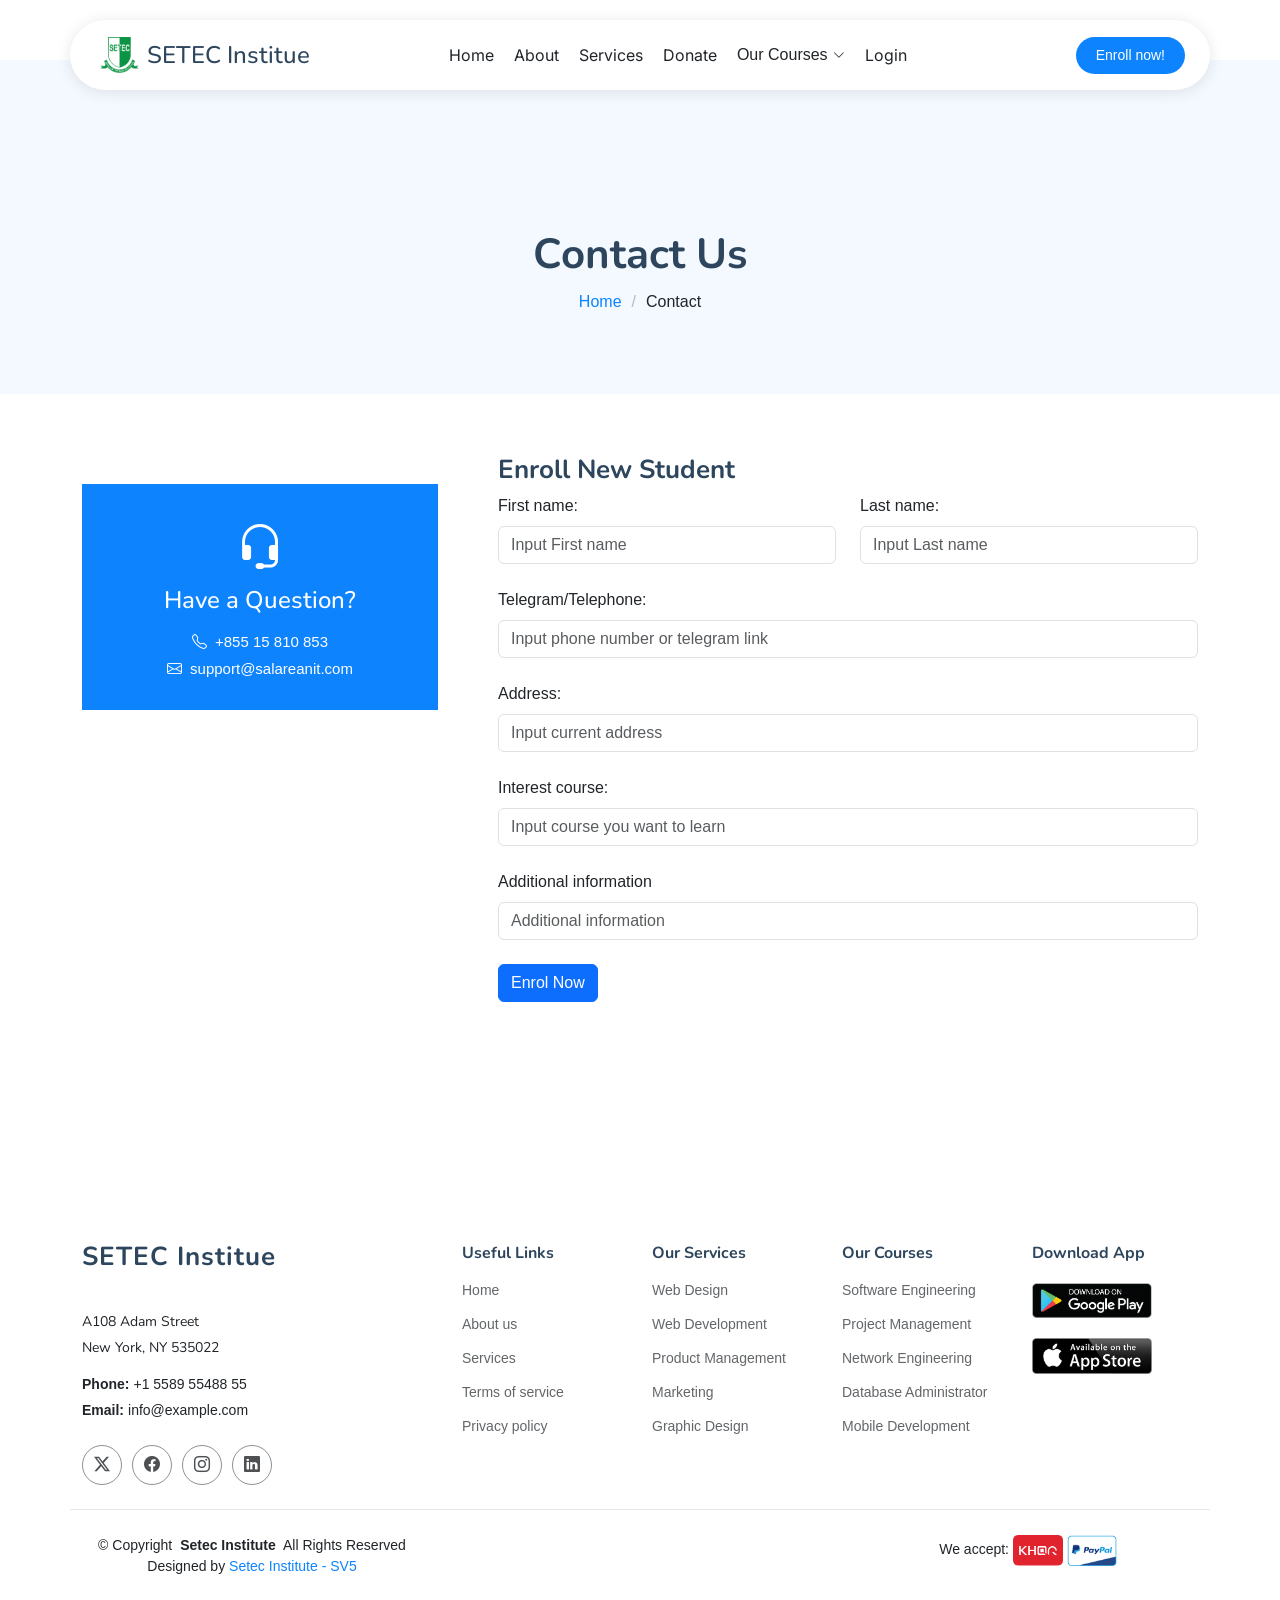
<file: enroll.html>
<!DOCTYPE html>
<html lang="en">

<head>
  <meta charset="utf-8" />
  <meta content="width=device-width, initial-scale=1.0" name="viewport" />
  <title>www.setec.com/donate</title>
  <meta name="description" content="" />
  <meta name="keywords" content="" />

  <!-- Favicons -->
  <link href="assets/img/favicon.png" rel="icon" />
  <link href="assets/img/apple-touch-icon.png" rel="apple-touch-icon" />

  <!-- Fonts -->
  <link href="https://fonts.googleapis.com" rel="preconnect" />
  <link href="https://fonts.gstatic.com" rel="preconnect" crossorigin />
  <link
    href="https://fonts.googleapis.com/css2?family=Roboto:ital,wght@0,100;0,300;0,400;0,500;0,700;0,900;1,100;1,300;1,400;1,500;1,700;1,900&family=Inter:wght@100;200;300;400;500;600;700;800;900&family=Nunito:ital,wght@0,200;0,300;0,400;0,500;0,600;0,700;0,800;0,900;1,200;1,300;1,400;1,500;1,600;1,700;1,800;1,900&display=swap"
    rel="stylesheet" />

  <!-- Vendor CSS Files -->
  <link href="assets/vendor/bootstrap/css/bootstrap.min.css" rel="stylesheet" />
  <link href="assets/vendor/bootstrap-icons/bootstrap-icons.css" rel="stylesheet" />
  <link href="assets/vendor/aos/aos.css" rel="stylesheet" />
  <link href="assets/vendor/glightbox/css/glightbox.min.css" rel="stylesheet" />
  <link href="assets/vendor/swiper/swiper-bundle.min.css" rel="stylesheet" />

  <!-- Main CSS File -->
  <link href="assets/css/main.css" rel="stylesheet" />
  <link href="assets/css/project.css" rel="stylesheet" />

  <!-- =======================================================
  * Template Name: iLanding
  * Template URL: https://bootstrapmade.com/ilanding-bootstrap-landing-page-template/
  * Updated: Nov 12 2024 with Bootstrap v5.3.3
  * Author: BootstrapMade.com
  * License: https://bootstrapmade.com/license/
  ======================================================== -->
</head>

<body class="index-page">
  <header></header>

  <main class="main service-details section">
    <div class="page-title light-background">
      <div class="container">
        <h1>Contact Us</h1>
        <nav class="breadcrumbs">
          <ol>
            <li><a href="/">Home</a></li>
            <li class="current">Contact</li>
          </ol>
        </nav>
      </div>
    </div>

    <section id="service-details" class="service-details section">
      <div class="container">
        <div class="row gy-5">
          <div class="col-lg-4 aos-init aos-animate" data-aos="fade-up" data-aos-delay="100">
            <div class="help-box d-flex flex-column justify-content-center align-items-center"><i
                class="bi bi-headset help-icon"></i>
              <h4>Have a Question?</h4>
              <p class="d-flex align-items-center mt-2 mb-0"><i class="bi bi-telephone me-2"></i> <span>+855 15 810
                  853</span></p>
              <p class="d-flex align-items-center mt-1 mb-0"><i class="bi bi-envelope me-2"></i> <a
                  href="mailto:support@salareanit.com">support@salareanit.com</a></p>
            </div>
          </div>

          <div class="col-lg-8 ps-lg-5 aos-init aos-animate" data-aos="fade-up" data-aos-delay="200">
            <h3>Enroll New Student</h3>
            <form>
              <div class="row mb-4">
                <div class="col">
                  <div data-mdb-input-init="" class="form-outline"><label class="form-label" for="form6Example1">First
                      name:</label>
                    <input maxlength="50" type="text" placeholder="Input First name" class="form-control">
                  </div>
                </div>
                <div class="col">
                  <div data-mdb-input-init="" class="form-outline"><label class="form-label" for="form6Example2">Last
                      name:</label>
                    <input maxlength="50" type="text" placeholder="Input Last name" class="form-control">
                  </div>
                </div>
              </div>


              <div data-mdb-input-init="" class="form-outline mb-4"><label class="form-label"
                  for="form6Example4">Telegram/Telephone: </label>
                <input type="text" maxlength="200" placeholder="Input phone number or telegram link"
                  class="form-control">
              </div>

              <div data-mdb-input-init="" class="form-outline mb-4"><label class="form-label"
                  for="form6Example4">Address: </label>
                <input type="text" maxlength="200" placeholder="Input current address" class="form-control">
              </div>

              <div data-mdb-input-init="" class="form-outline mb-4"><label class="form-label"
                  for="form6Example7">Interest course:</label>
                <input type="text" maxlength="200" placeholder="Input course you want to learn"
                  class="form-control">
              </div>

              <div data-mdb-input-init="" class="form-outline mb-4"><label class="form-label"
                  for="form6Example7">Additional information</label>
                <input type="text" maxlength="200" placeholder="Additional information" class="form-control">
              </div>

              <button data-mdb-ripple-init="" type="button" class="btn btn-primary btn-block mb-4">Enrol Now</button>
              <div data-mdb-input-init="" class="form-outline mb-4"><label
                  class="form-label text-primary fw-semibold fs-4"></label>
                <label class="form-label text-danger fw-semibold fs-4"></label>
              </div>
            </form>
          </div>
        </div>
      </div>
    </section>
  </main>

  <footer></footer>
  <!-- Scroll Top -->
  <a href="#" id="scroll-top" class="scroll-top d-flex align-items-center justify-content-center"><i
      class="bi bi-arrow-up-short"></i></a>

  <!-- Vendor JS Files -->
  <script src="assets/vendor/bootstrap/js/bootstrap.bundle.min.js"></script>
  <script src="assets/vendor/php-email-form/validate.js"></script>
  <script src="assets/vendor/aos/aos.js"></script>
  <script src="assets/vendor/glightbox/js/glightbox.min.js"></script>
  <script src="assets/vendor/swiper/swiper-bundle.min.js"></script>
  <script src="assets/vendor/purecounter/purecounter_vanilla.js"></script>

  <!-- Main JS File -->
  <script src="assets/js/main.js"></script>
  <script src="./components/component.js"></script>

</body>

</html>
</file>
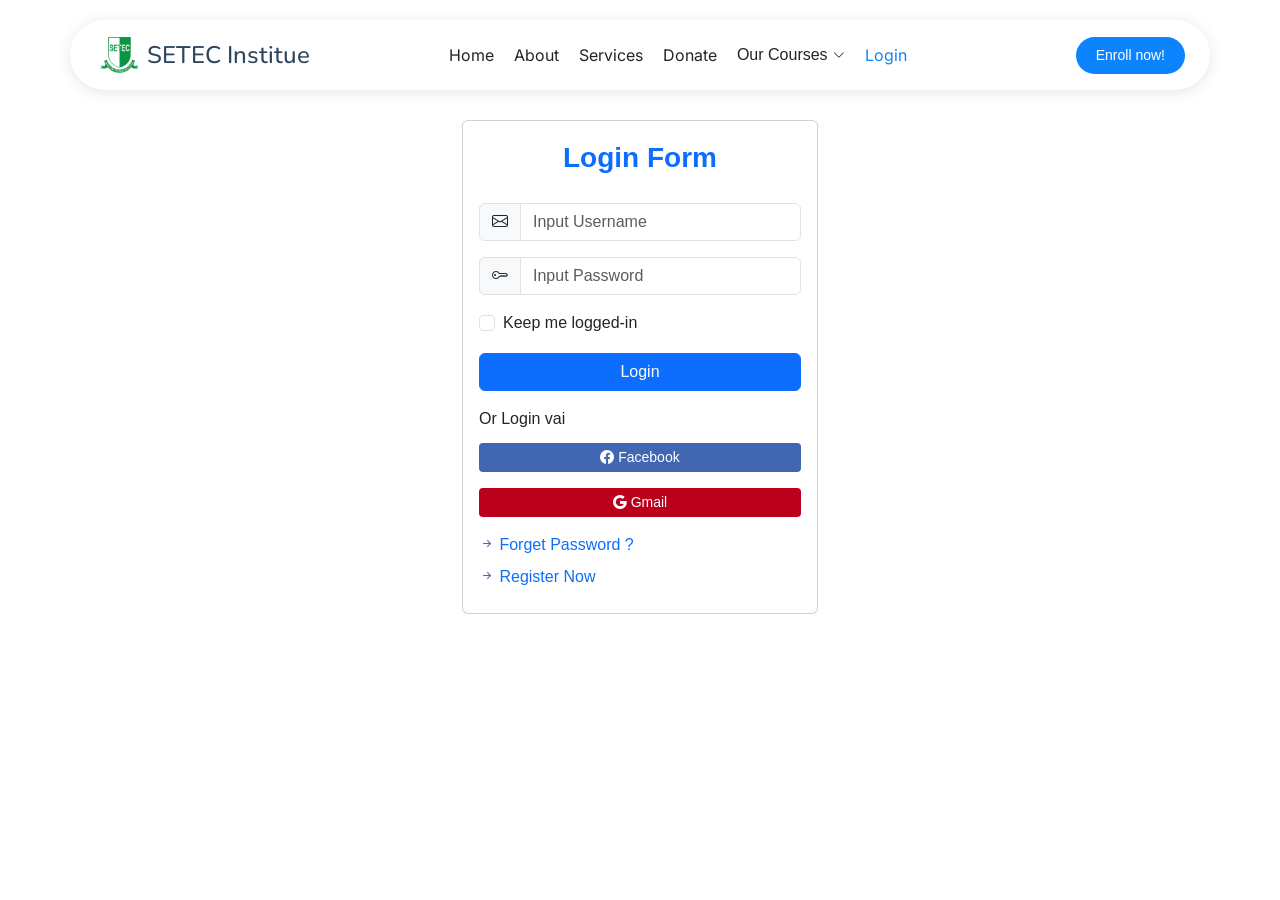
<file: login.html>
<!DOCTYPE html>
<html lang="en">

<head>
  <meta charset="utf-8" />
  <meta content="width=device-width, initial-scale=1.0" name="viewport" />
  <title>www.setec.com/login</title>
  <meta name="description" content="" />
  <meta name="keywords" content="" />

  <!-- Favicons -->
  <link href="assets/img/favicon.png" rel="icon" />
  <link href="assets/img/apple-touch-icon.png" rel="apple-touch-icon" />

  <!-- Fonts -->
  <link href="https://fonts.googleapis.com" rel="preconnect" />
  <link href="https://fonts.gstatic.com" rel="preconnect" crossorigin />
  <link
    href="https://fonts.googleapis.com/css2?family=Roboto:ital,wght@0,100;0,300;0,400;0,500;0,700;0,900;1,100;1,300;1,400;1,500;1,700;1,900&family=Inter:wght@100;200;300;400;500;600;700;800;900&family=Nunito:ital,wght@0,200;0,300;0,400;0,500;0,600;0,700;0,800;0,900;1,200;1,300;1,400;1,500;1,600;1,700;1,800;1,900&display=swap"
    rel="stylesheet" />

  <!-- Vendor CSS Files -->
  <link href="assets/vendor/bootstrap/css/bootstrap.min.css" rel="stylesheet" />
  <link href="assets/vendor/bootstrap-icons/bootstrap-icons.css" rel="stylesheet" />
  <link href="assets/vendor/aos/aos.css" rel="stylesheet" />
  <link href="assets/vendor/glightbox/css/glightbox.min.css" rel="stylesheet" />
  <link href="assets/vendor/swiper/swiper-bundle.min.css" rel="stylesheet" />

  <!-- Main CSS File -->
  <link href="assets/css/main.css" rel="stylesheet" />
  <link href="assets/css/project.css" rel="stylesheet" />

  <!-- =======================================================
  * Template Name: iLanding
  * Template URL: https://bootstrapmade.com/ilanding-bootstrap-landing-page-template/
  * Updated: Nov 12 2024 with Bootstrap v5.3.3
  * Author: BootstrapMade.com
  * License: https://bootstrapmade.com/license/
  ======================================================== -->
</head>

<body class="index-page">
  <header></header>

  <main class="main service-details section">
    <section id="service-details" class="service-details section">
      <div class="container">
        <div class="row gy-5">
          <div class="col-lg-4 mx-auto">
            <div class="card p-3">
              <div class="mb-3 text-center"><label class="form-label fs-3 text-primary fw-semibold">Login Form</label>
              </div>
              <div class="input-group mb-3"><span class="input-group-text"><i class="bi bi-envelope"></i></span>
                <input type="text" class="form-control" id="username" placeholder="Input Username"/>
              </div>
              <div class="input-group mb-3"><span class="input-group-text"><i class="bi bi-key"></i></span>
                <input type="password" class="form-control" id="password" placeholder="Input Password">
              </div>
              <div class="input-group mb-3">
                <div class="form-check"><input class="form-check-input" type="checkbox" value="" id="checkDefault">
                  <label class="form-check-label" for="checkDefault">
                    Keep me logged-in
                  </label>
                </div>
              </div>
              <div class="input-group mb-3"><button type="button" class="btn btn-primary w-100" id="loginBtn">Login</button></div>
              <div class="input-group mb-1"><label class="form-label">Or Login vai</label></div>
              <div class="input-group mb-3"><button type="button" class="form-control btn btn-primary btn-sm w-50"
                  style="background-color: #4267B2 !important; border:none"><i class="bi bi-facebook"></i> Facebook
                </button></div>
              <div class="input-group mb-3"><button type="button" class="form-control btn btn-primary btn-sm w-50"
                  style="background-color: #BB001B !important; border:none;"><i class="bi bi-google"></i> Gmail
                </button></div>
              <div class="input-group mb-0"><label class="form-label text-primary"><i
                    class="bi bi-arrow-right-short"></i> Forget Password ?</label></div>
              <div class="input-group mb-0"><label class="form-label text-primary"><i
                    class="bi bi-arrow-right-short"></i> Register Now</label></div>
            </div>
          </div>
        </div>
      </div>
    </section>
  </main>

  <!-- Vendor JS Files -->
  <script src="assets/vendor/bootstrap/js/bootstrap.bundle.min.js"></script>
  <script src="assets/vendor/php-email-form/validate.js"></script>
  <script src="assets/vendor/aos/aos.js"></script>
  <script src="assets/vendor/glightbox/js/glightbox.min.js"></script>
  <script src="assets/vendor/swiper/swiper-bundle.min.js"></script>
  <script src="assets/vendor/purecounter/purecounter_vanilla.js"></script>

  <!-- Main JS File -->
  <script src="assets/js/main.js"></script>
  <script type="module" src="components/component.js"></script>
  
  <!-- Added login functionality -->
  <script>
    document.addEventListener('DOMContentLoaded', function() {
      const loginBtn = document.getElementById('loginBtn');
      
      loginBtn.addEventListener('click', function() {
        const username = document.getElementById('username').value;
        const password = document.getElementById('password').value;
        
        if (username === 'admin' && password === '123') {
          // Redirect to dashboard.html
          window.location.href = 'dashboard.html';
        } else {
          alert('Invalid username or password');
        }
      });
      
      // Optional: Allow login on Enter key press
      document.getElementById('password').addEventListener('keyup', function(event) {
        if (event.key === 'Enter') {
          loginBtn.click();
        }
      });
    });
  </script>
</body>

</html>
</file>
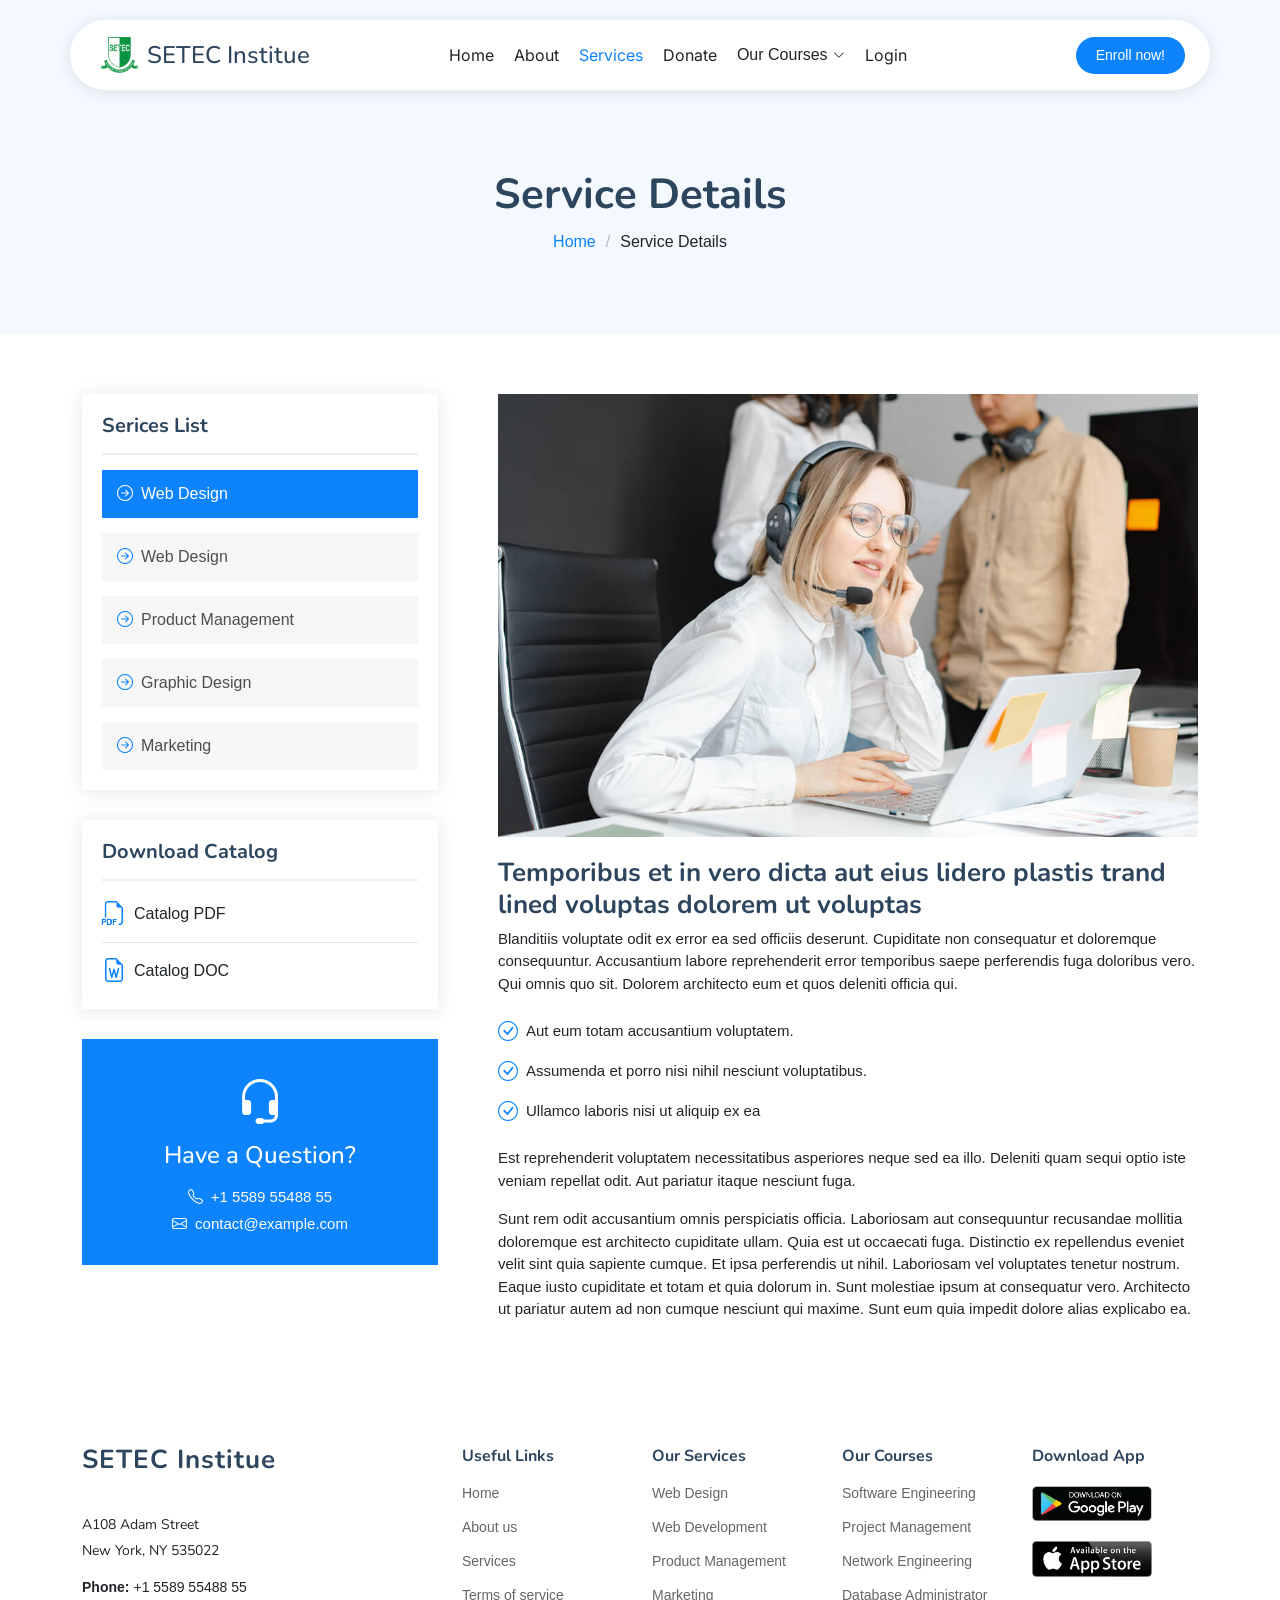
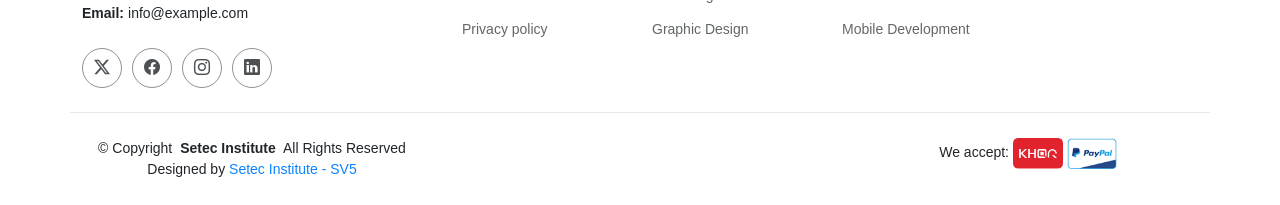
<file: service-details.html>
<!DOCTYPE html>
<html lang="en">

<head>
  <meta charset="utf-8">
  <meta content="width=device-width, initial-scale=1.0" name="viewport">
  <title>www.setec.com/services</title>
  <meta name="description" content="">
  <meta name="keywords" content="">

  <!-- Favicons -->
  <link href="assets/img/favicon.png" rel="icon">
  <link href="assets/img/apple-touch-icon.png" rel="apple-touch-icon">

  <!-- Fonts -->
  <link href="https://fonts.googleapis.com" rel="preconnect">
  <link href="https://fonts.gstatic.com" rel="preconnect" crossorigin>
  <link href="https://fonts.googleapis.com/css2?family=Roboto:ital,wght@0,100;0,300;0,400;0,500;0,700;0,900;1,100;1,300;1,400;1,500;1,700;1,900&family=Inter:wght@100;200;300;400;500;600;700;800;900&family=Nunito:ital,wght@0,200;0,300;0,400;0,500;0,600;0,700;0,800;0,900;1,200;1,300;1,400;1,500;1,600;1,700;1,800;1,900&display=swap" rel="stylesheet">

  <!-- Vendor CSS Files -->
  <link href="assets/vendor/bootstrap/css/bootstrap.min.css" rel="stylesheet">
  <link href="assets/vendor/bootstrap-icons/bootstrap-icons.css" rel="stylesheet">
  <link href="assets/vendor/aos/aos.css" rel="stylesheet">
  <link href="assets/vendor/glightbox/css/glightbox.min.css" rel="stylesheet">
  <link href="assets/vendor/swiper/swiper-bundle.min.css" rel="stylesheet">

  <!-- Main CSS File -->
  <link href="assets/css/main.css" rel="stylesheet">
  <link href="assets/css/project.css" rel="stylesheet" />

  <!-- =======================================================
  * Template Name: iLanding
  * Template URL: https://bootstrapmade.com/ilanding-bootstrap-landing-page-template/
  * Updated: Nov 12 2024 with Bootstrap v5.3.3
  * Author: BootstrapMade.com
  * License: https://bootstrapmade.com/license/
  ======================================================== -->
</head>

<body class="service-details-page">

  <header></header>

  <main class="main">

    <!-- Page Title -->
    <div class="page-title light-background">
      <div class="container">
        <h1>Service Details</h1>
        <nav class="breadcrumbs">
          <ol>
            <li><a href="index.html">Home</a></li>
            <li class="current">Service Details</li>
          </ol>
        </nav>
      </div>
    </div><!-- End Page Title -->

    <!-- Service Details Section -->
    <section id="service-details" class="service-details section">

      <div class="container">

        <div class="row gy-5">

          <div class="col-lg-4" data-aos="fade-up" data-aos-delay="100">

            <div class="service-box">
              <h4>Serices List</h4>
              <div class="services-list">
                <a href="#" class="active"><i class="bi bi-arrow-right-circle"></i><span>Web Design</span></a>
                <a href="#"><i class="bi bi-arrow-right-circle"></i><span>Web Design</span></a>
                <a href="#"><i class="bi bi-arrow-right-circle"></i><span>Product Management</span></a>
                <a href="#"><i class="bi bi-arrow-right-circle"></i><span>Graphic Design</span></a>
                <a href="#"><i class="bi bi-arrow-right-circle"></i><span>Marketing</span></a>
              </div>
            </div><!-- End Services List -->

            <div class="service-box">
              <h4>Download Catalog</h4>
              <div class="download-catalog">
                <a href="#"><i class="bi bi-filetype-pdf"></i><span>Catalog PDF</span></a>
                <a href="#"><i class="bi bi-file-earmark-word"></i><span>Catalog DOC</span></a>
              </div>
            </div><!-- End Services List -->

            <div class="help-box d-flex flex-column justify-content-center align-items-center">
              <i class="bi bi-headset help-icon"></i>
              <h4>Have a Question?</h4>
              <p class="d-flex align-items-center mt-2 mb-0"><i class="bi bi-telephone me-2"></i> <span>+1 5589 55488 55</span></p>
              <p class="d-flex align-items-center mt-1 mb-0"><i class="bi bi-envelope me-2"></i> <a href="mailto:contact@example.com">contact@example.com</a></p>
            </div>

          </div>

          <div class="col-lg-8 ps-lg-5" data-aos="fade-up" data-aos-delay="200">
            <img src="assets/img/services.jpg" alt="" class="img-fluid services-img">
            <h3>Temporibus et in vero dicta aut eius lidero plastis trand lined voluptas dolorem ut voluptas</h3>
            <p>
              Blanditiis voluptate odit ex error ea sed officiis deserunt. Cupiditate non consequatur et doloremque consequuntur. Accusantium labore reprehenderit error temporibus saepe perferendis fuga doloribus vero. Qui omnis quo sit. Dolorem architecto eum et quos deleniti officia qui.
            </p>
            <ul>
              <li><i class="bi bi-check-circle"></i> <span>Aut eum totam accusantium voluptatem.</span></li>
              <li><i class="bi bi-check-circle"></i> <span>Assumenda et porro nisi nihil nesciunt voluptatibus.</span></li>
              <li><i class="bi bi-check-circle"></i> <span>Ullamco laboris nisi ut aliquip ex ea</span></li>
            </ul>
            <p>
              Est reprehenderit voluptatem necessitatibus asperiores neque sed ea illo. Deleniti quam sequi optio iste veniam repellat odit. Aut pariatur itaque nesciunt fuga.
            </p>
            <p>
              Sunt rem odit accusantium omnis perspiciatis officia. Laboriosam aut consequuntur recusandae mollitia doloremque est architecto cupiditate ullam. Quia est ut occaecati fuga. Distinctio ex repellendus eveniet velit sint quia sapiente cumque. Et ipsa perferendis ut nihil. Laboriosam vel voluptates tenetur nostrum. Eaque iusto cupiditate et totam et quia dolorum in. Sunt molestiae ipsum at consequatur vero. Architecto ut pariatur autem ad non cumque nesciunt qui maxime. Sunt eum quia impedit dolore alias explicabo ea.
            </p>
          </div>

        </div>

      </div>

    </section><!-- /Service Details Section -->

  </main>

  <footer></footer>

  <!-- Scroll Top -->
  <a href="#" id="scroll-top" class="scroll-top d-flex align-items-center justify-content-center"><i class="bi bi-arrow-up-short"></i></a>

  <!-- Vendor JS Files -->
  <script src="assets/vendor/bootstrap/js/bootstrap.bundle.min.js"></script>
  <script src="assets/vendor/php-email-form/validate.js"></script>
  <script src="assets/vendor/aos/aos.js"></script>
  <script src="assets/vendor/glightbox/js/glightbox.min.js"></script>
  <script src="assets/vendor/swiper/swiper-bundle.min.js"></script>
  <script src="assets/vendor/purecounter/purecounter_vanilla.js"></script>

  <!-- Main JS File -->
  <script src="assets/js/main.js"></script>
  <script src="./components/component.js"></script>

</body>

</html>
</file>
<file: assets/css/project.css>
.course-img {
    width: 100%;
    max-height: 120px;
    object-fit: cover;
}

.card.animated {
    transition: transform 0.3s ease, box-shadow 0.3s ease;
}

.card.animated:hover {
    transform: scale(1.05);
    box-shadow: 0 8px 20px rgba(0, 0, 0, 0.2);
}

.header-item > a{
    padding-inline: 10px;

}
.header-item {
    transition: transform 0.3s ease, box-shadow 0.3s ease;
}

.header-item:hover {
    transform: scale(1.1);
    box-shadow: 0 8px 20px rgba(0, 0, 0, 0.3);
}
.header-items {
    transition: transform 0.3s ease, box-shadow 0.3s ease, color 0.3s ease, font-size 0.3s ease;
    background-color: #fff;
}

.header-items:hover {
    transform: scale(1.05);
    box-shadow: 0 8px 20px rgba(0, 0, 0, 0.3);
    z-index: 1;
    color: #0077b5;
    font-size: 1.2em;
}


.option-dropdown > li{
    transition: transform 0.3s ease, box-shadow 0.3s ease;
}
.option-dropdown > li:hover {
    transform: scale(1.1);
    box-shadow: 0 8px 20px rgba(0, 0, 0, 0.3);
    background-color: #fff;
}

.card-info {
    transition: transform 0.3s ease, box-shadow 0.3s ease;
}
.card-info:hover {
    transform: scale(1.1);
    box-shadow: 0 8px 20px rgba(0, 0, 0, 0.3);
}

/* footer animation */
.footer-links ul li a.animated {
    transition: all 0.3s ease,  box-shadow 0.3s ease;
}
.footer-links ul li a.animated:hover {
    transform: scale(1.1);
    box-shadow: 0 8px 20px rgba(0, 0, 0, 0.4);
}

.social-links a i {
  display: inline-block;
  transition: transform 0.6s cubic-bezier(0.68, -0.55, 0.265, 1.55);
}

.social-links a:hover  {
  transform: rotate(360deg) scale(1.1);
  color: #0077b5; /* Changes icon color on hover - adjust as needed */
}
</file>
<file: assets/css/dashboard.css>
.main {
  min-height: 100vh;
  width: 100%;
  overflow: hidden;
  background-color: #f9f9f9;
}

/* .sidebar {
  width: 250px;
  background-color: #f8f9fa;
  position: fixed;
  top: 0;
  left: 0;
  transition: transform 0.3s ease;
  box-shadow: rgba(0, 0, 0, 0.35) 0px 5px 15px;
  display: flex;
  flex-direction: column;
  height: 100vh;
} */

#sidebar {
  max-width: 250px;
  min-width: 250px;
  height: 100vh;
  transition: all 0.35s ease-in-out;
  background-color: #f8f9fa;
  border-right: 1px solid #ddd;
  box-shadow: rgba(0, 0, 0, 0.35) 0px 5px 15px;
  display: flex;
  flex-direction: column;
}

#sidebar.collapsed {
  margin-left: -250px;
}

.sidebar-footer {
  text-align: center;
  padding-top: 10px;
  border-top: 1px solid #ddd;
  position: absolute;
  bottom: 0;
  width: 250px;
  height: 50px;
  font-weight: bold;
  background-image: url("../img/rose2.png");
  background-size: contain;
  background-repeat: no-repeat;
}

#nav-item-style {
  justify-content: flex-start;
  border-bottom: 2px dashed #000;
  height: 50px;
  padding-left: 10px;
}

#togler-btn-style {
  height: 35px;
  margin: 0px 5px;
  border: none;
  background-color: transparent;
  text-align: start;
  padding: 0;
}
</file>
<file: assets/css/main.css>
/**
* Template Name: iLanding
* Template URL: https://bootstrapmade.com/ilanding-bootstrap-landing-page-template/
* Updated: Nov 12 2024 with Bootstrap v5.3.3
* Author: BootstrapMade.com
* License: https://bootstrapmade.com/license/
*/

/*--------------------------------------------------------------
# Font & Color Variables
# Help: https://bootstrapmade.com/color-system/
--------------------------------------------------------------*/
/* Fonts */
:root {

  --default-font: "Segoe UI", Roboto, "Helvetica Neue", Arial, "Noto Sans", "Liberation Sans", sans-serif, "Apple Color Emoji", "Segoe UI Emoji", "Segoe UI Symbol", "Noto Color Emoji";
  --heading-font: "Nunito", sans-serif;
  --nav-font: "Inter", sans-serif;
  --styling-one: "Poetsen One", sans-serif;  /* Fixed typo: stying → styling */
  --styling-two: "DynaPuff", system-ui;       /* Fixed typo: stying → styling */
}
/* .poetsen {
  font-family: "Poetsen One", sans-serif;
  font-weight: 400;
  font-style: normal;
}

.dynapuff {
  font-family: "DynaPuff", system-ui;
  font-optical-sizing: auto;
  font-weight: 500;
  font-style: normal;
  font-variation-settings:
    "wdth" 100;
} */

/* Global Colors - The following color variables are used throughout the website. Updating them here will change the color scheme of the entire website */
:root { 
  --background-color: #ffffff; /* Background color for the entire website, including individual sections */
  --default-color: #212529; /* Default color used for the majority of the text content across the entire website */
  --heading-color: #2d465e; /* Color for headings, subheadings and title throughout the website */
  --accent-color: #0d83fd; /* Accent color that represents your brand on the website. It's used for buttons, links, and other elements that need to stand out */
  --surface-color: #ffffff; /* The surface color is used as a background of boxed elements within sections, such as cards, icon boxes, or other elements that require a visual separation from the global background. */
  --contrast-color: #ffffff; /* Contrast color for text, ensuring readability against backgrounds of accent, heading, or default colors. */
}

/* Nav Menu Colors - The following color variables are used specifically for the navigation menu. They are separate from the global colors to allow for more customization options */
:root {
  --nav-color: #212529;  /* The default color of the main navmenu links */
  --nav-hover-color: #0d83fd; /* Applied to main navmenu links when they are hovered over or active */
  --nav-mobile-background-color: #ffffff; /* Used as the background color for mobile navigation menu */
  --nav-dropdown-background-color: #ffffff; /* Used as the background color for dropdown items that appear when hovering over primary navigation items */
  --nav-dropdown-color: #212529; /* Used for navigation links of the dropdown items in the navigation menu. */
  --nav-dropdown-hover-color: #0d83fd; /* Similar to --nav-hover-color, this color is applied to dropdown navigation links when they are hovered over. */
}

/* Color Presets - These classes override global colors when applied to any section or element, providing reuse of the sam color scheme. */

.light-background {
  --background-color: #f3f9ff;
  --surface-color: #ffffff;
}

.dark-background {
  --background-color: #0d83fd;
  --default-color: #ffffff;
  --heading-color: #ffffff;
  --surface-color: #409dfd;
  --contrast-color: #ffffff;
}

/* Smooth scroll */
:root {
  scroll-behavior: smooth;
}

/*--------------------------------------------------------------
# General Styling & Shared Classes
--------------------------------------------------------------*/
body {
  color: var(--default-color);
  background-color: var(--background-color);
  font-family: var(--default-font);
}

a {
  color: var(--accent-color);
  text-decoration: none;
  transition: 0.3s;
}

a:hover {
  color: color-mix(in srgb, var(--accent-color), transparent 25%);
  text-decoration: none;
}

h1,
h2,
h3,
h4,
h5,
h6 {
  color: var(--heading-color);
  font-family: var(--heading-font);
}
.poetsen {
  font-family: var(--styling-one);
    font-weight: 400;
    font-style: normal;
}
.dynapuff {
  font-family: var(--styling-two);
    font-optical-sizing: auto;
  font-weight: 500;
  font-style: normal;
  font-variation-settings: "wdth" 100;
}
/* PHP Email Form Messages
------------------------------*/
.php-email-form .error-message {
  display: none;
  background: #df1529;
  color: #ffffff;
  text-align: left;
  padding: 15px;
  margin-bottom: 24px;
  font-weight: 600;
}

.php-email-form .sent-message {
  display: none;
  color: #ffffff;
  background: #059652;
  text-align: center;
  padding: 15px;
  margin-bottom: 24px;
  font-weight: 600;
}

.php-email-form .loading {
  display: none;
  background: var(--surface-color);
  text-align: center;
  padding: 15px;
  margin-bottom: 24px;
}

.php-email-form .loading:before {
  content: "";
  display: inline-block;
  border-radius: 50%;
  width: 24px;
  height: 24px;
  margin: 0 10px -6px 0;
  border: 3px solid var(--accent-color);
  border-top-color: var(--surface-color);
  animation: php-email-form-loading 1s linear infinite;
}

@keyframes php-email-form-loading {
  0% {
    transform: rotate(0deg);
  }

  100% {
    transform: rotate(360deg);
  }
}

/*--------------------------------------------------------------
# Global Header
--------------------------------------------------------------*/
.header {
  --background-color: rgba(255, 255, 255, 0);
  color: var(--default-color);
  background-color: var(--background-color);
  padding: 20px 0;
  transition: all 0.5s;
  z-index: 997;
}

.header .header-container {
  background: var(--surface-color);
  border-radius: 50px;
  padding: 5px 25px;
  box-shadow: 0px 2px 15px rgba(0, 0, 0, 0.1);
}

.scrolled .header .header-container {
  background: color-mix(in srgb, var(--surface-color), transparent 5%);
}

.header .logo {
  line-height: 1;
  padding-left: 5px;
}

.header .logo img {
  max-height: 36px;
  margin-right: 8px;
}

.header .logo h1 {
  font-size: 24px;
  margin: 0;
  font-weight: 500;
  color: var(--heading-color);
}

.header .btn-getstarted,
.header .btn-getstarted:focus {
  color: var(--contrast-color);
  background: var(--accent-color);
  font-size: 14px;
  padding: 8px 20px;
  margin: 0 0 0 30px;
  border-radius: 50px;
  transition: 0.3s;
}

.header .btn-getstarted:hover,
.header .btn-getstarted:focus:hover {
  color: var(--contrast-color);
  background: color-mix(in srgb, var(--accent-color), transparent 15%);
}

@media (max-width: 1200px) {
  .header {
    padding-top: 10px;
  }

  .header .header-container {
    margin-left: 10px;
    margin-right: 10px;
    padding: 10px 5px 10px 15px;
  }

  .header .logo {
    order: 1;
  }

  .header .btn-getstarted {
    order: 2;
    margin: 0 10px 0 0;
    padding: 6px 15px;
  }

  .header .navmenu {
    order: 3;
  }
}

/*--------------------------------------------------------------
# Navigation Menu
--------------------------------------------------------------*/
/* Navmenu - Desktop */
@media (min-width: 1200px) {
  .navmenu {
    padding: 0;
  }

  .navmenu ul {
    margin: 0;
    padding: 0;
    display: flex;
    list-style: none;
    align-items: center;
  }

  .navmenu li {
    position: relative;
  }

  .navmenu a,
  .navmenu a:focus {
    color: var(--nav-color);
    padding: 18px 15px;
    font-size: 16px;
    font-family: var(--nav-font);
    font-weight: 400;
    display: flex;
    align-items: center;
    justify-content: space-between;
    white-space: nowrap;
    transition: 0.3s;
  }

  .navmenu a i,
  .navmenu a:focus i {
    font-size: 12px;
    line-height: 0;
    margin-left: 5px;
    transition: 0.3s;
  }

  .navmenu li:last-child a {
    padding-right: 0;
  }

  .navmenu li:hover>a,
  .navmenu .active,
  .navmenu .active:focus {
    color: var(--nav-hover-color);
  }

  .navmenu .dropdown ul {
    margin: 0;
    padding: 10px 0;
    background: var(--nav-dropdown-background-color);
    display: block;
    position: absolute;
    visibility: hidden;
    left: 14px;
    top: 130%;
    opacity: 0;
    transition: 0.3s;
    border-radius: 4px;
    z-index: 99;
    box-shadow: 0px 0px 30px rgba(0, 0, 0, 0.1);
  }

  .navmenu .dropdown ul li {
    min-width: 200px;
  }

  .navmenu .dropdown ul a {
    padding: 10px 20px;
    font-size: 15px;
    text-transform: none;
    color: var(--nav-dropdown-color);
  }

  .navmenu .dropdown ul a i {
    font-size: 12px;
  }

  .navmenu .dropdown ul a:hover,
  .navmenu .dropdown ul .active:hover,
  .navmenu .dropdown ul li:hover>a {
    color: var(--nav-dropdown-hover-color);
  }

  .navmenu .dropdown:hover>ul {
    opacity: 1;
    top: 100%;
    visibility: visible;
  }

  .navmenu .dropdown .dropdown ul {
    top: 0;
    left: -90%;
    visibility: hidden;
  }

  .navmenu .dropdown .dropdown:hover>ul {
    opacity: 1;
    top: 0;
    left: -100%;
    visibility: visible;
  }
}

/* Navmenu - Mobile */
@media (max-width: 1199px) {
  .mobile-nav-toggle {
    color: var(--nav-color);
    font-size: 28px;
    line-height: 0;
    margin-right: 10px;
    cursor: pointer;
    transition: color 0.3s;
  }

  .navmenu {
    padding: 0;
    z-index: 9997;
  }

  .navmenu ul {
    display: none;
    list-style: none;
    position: absolute;
    inset: 60px 20px 20px 20px;
    padding: 10px 0;
    margin: 0;
    border-radius: 6px;
    background-color: var(--nav-mobile-background-color);
    overflow-y: auto;
    transition: 0.3s;
    z-index: 9998;
    box-shadow: 0px 0px 30px rgba(0, 0, 0, 0.1);
  }

  .navmenu a,
  .navmenu a:focus {
    color: var(--nav-dropdown-color);
    padding: 10px 20px;
    font-family: var(--nav-font);
    font-size: 17px;
    font-weight: 500;
    display: flex;
    align-items: center;
    justify-content: space-between;
    white-space: nowrap;
    transition: 0.3s;
  }

  .navmenu a i,
  .navmenu a:focus i {
    font-size: 12px;
    line-height: 0;
    margin-left: 5px;
    width: 30px;
    height: 30px;
    display: flex;
    align-items: center;
    justify-content: center;
    border-radius: 50%;
    transition: 0.3s;
    background-color: color-mix(in srgb, var(--accent-color), transparent 90%);
  }

  .navmenu a i:hover,
  .navmenu a:focus i:hover {
    background-color: var(--accent-color);
    color: var(--contrast-color);
  }

  .navmenu a:hover,
  .navmenu .active,
  .navmenu .active:focus {
    color: var(--nav-dropdown-hover-color);
  }

  .navmenu .active i,
  .navmenu .active:focus i {
    background-color: var(--accent-color);
    color: var(--contrast-color);
    transform: rotate(180deg);
  }

  .navmenu .dropdown ul {
    position: static;
    display: none;
    z-index: 99;
    padding: 10px 0;
    margin: 10px 20px;
    background-color: var(--nav-dropdown-background-color);
    border: 1px solid color-mix(in srgb, var(--default-color), transparent 90%);
    box-shadow: none;
    transition: all 0.5s ease-in-out;
  }

  .navmenu .dropdown ul ul {
    background-color: rgba(33, 37, 41, 0.1);
  }

  .navmenu .dropdown>.dropdown-active {
    display: block;
    background-color: rgba(33, 37, 41, 0.03);
  }

  .mobile-nav-active {
    overflow: hidden;
  }

  .mobile-nav-active .mobile-nav-toggle {
    color: #fff;
    position: absolute;
    font-size: 32px;
    top: 15px;
    right: 15px;
    margin-right: 0;
    z-index: 9999;
  }

  .mobile-nav-active .navmenu {
    position: fixed;
    overflow: hidden;
    inset: 0;
    background: rgba(33, 37, 41, 0.8);
    transition: 0.3s;
  }

  .mobile-nav-active .navmenu>ul {
    display: block;
  }
}

/*--------------------------------------------------------------
# Global Footer
--------------------------------------------------------------*/
.footer {
  color: var(--default-color);
  background-color: var(--background-color);
  font-size: 14px;
  position: relative;
}

.footer .footer-top {
  padding-top: 50px;
}

.footer .footer-about .logo {
  line-height: 1;
  margin-bottom: 25px;
}

.footer .footer-about .logo img {
  max-height: 40px;
  margin-right: 6px;
}

.footer .footer-about .logo span {
  color: var(--heading-color);
  font-family: var(--heading-font);
  font-size: 26px;
  font-weight: 700;
  letter-spacing: 1px;
}

.footer .footer-about p {
  font-size: 14px;
  font-family: var(--heading-font);
}

.footer .social-links a {
  display: flex;
  align-items: center;
  justify-content: center;
  width: 40px;
  height: 40px;
  border-radius: 50%;
  border: 1px solid color-mix(in srgb, var(--default-color), transparent 50%);
  font-size: 16px;
  color: color-mix(in srgb, var(--default-color), transparent 20%);
  margin-right: 10px;
  transition: 0.3s;
}

.footer .social-links a:hover {
  color: var(--accent-color);
  border-color: var(--accent-color);
}

.footer h4 {
  font-size: 16px;
  font-weight: bold;
  position: relative;
  padding-bottom: 12px;
}

.footer .footer-links {
  margin-bottom: 30px;
}

.footer .footer-links ul {
  list-style: none;
  padding: 0;
  margin: 0;
}

.footer .footer-links ul i {
  padding-right: 2px;
  font-size: 12px;
  line-height: 0;
}

.footer .footer-links ul li {
  padding: 10px 0;
  display: flex;
  align-items: center;
}

.footer .footer-links ul li:first-child {
  padding-top: 0;
}

.footer .footer-links ul a {
  color: color-mix(in srgb, var(--default-color), transparent 30%);
  display: inline-block;
  line-height: 1;
}

.footer .footer-links ul a:hover {
  color: var(--accent-color);
}

.footer .footer-contact p {
  margin-bottom: 5px;
}

.footer .copyright {
  padding: 25px 0;
  border-top: 1px solid color-mix(in srgb, var(--default-color), transparent 90%);
}

.footer .copyright p {
  margin-bottom: 0;
}

.footer .credits {
  margin-top: 8px;
  font-size: 13px;
}

/*--------------------------------------------------------------
# Scroll Top Button
--------------------------------------------------------------*/
.scroll-top {
  position: fixed;
  visibility: hidden;
  opacity: 0;
  right: 15px;
  bottom: -15px;
  z-index: 99999;
  background-color: var(--accent-color);
  width: 44px;
  height: 44px;
  border-radius: 50px;
  transition: all 0.4s;
}

.scroll-top i {
  font-size: 24px;
  color: var(--contrast-color);
  line-height: 0;
}

.scroll-top:hover {
  background-color: color-mix(in srgb, var(--accent-color), transparent 20%);
  color: var(--contrast-color);
}

.scroll-top.active {
  visibility: visible;
  opacity: 1;
  bottom: 15px;
}

/*--------------------------------------------------------------
# Disable aos animation delay on mobile devices
--------------------------------------------------------------*/
@media screen and (max-width: 768px) {
  [data-aos-delay] {
    transition-delay: 0 !important;
  }
}

/*--------------------------------------------------------------
# Global Page Titles & Breadcrumbs
--------------------------------------------------------------*/
.page-title {
  color: var(--default-color);
  background-color: var(--background-color);
  padding: 170px 0 80px 0;
  text-align: center;
  position: relative;
}

.page-title h1 {
  font-size: 42px;
  font-weight: 700;
  margin-bottom: 10px;
}

.page-title .breadcrumbs ol {
  display: flex;
  flex-wrap: wrap;
  list-style: none;
  justify-content: center;
  padding: 0;
  margin: 0;
  font-size: 16px;
  font-weight: 400;
}

.page-title .breadcrumbs ol li+li {
  padding-left: 10px;
}

.page-title .breadcrumbs ol li+li::before {
  content: "/";
  display: inline-block;
  padding-right: 10px;
  color: color-mix(in srgb, var(--default-color), transparent 70%);
}

/*--------------------------------------------------------------
# Global Sections
--------------------------------------------------------------*/
section,
.section {
  color: var(--default-color);
  background-color: var(--background-color);
  padding: 60px 0;
  scroll-margin-top: 90px;
  overflow: clip;
}

@media (max-width: 1199px) {

  section,
  .section {
    scroll-margin-top: 66px;
  }
}

/*--------------------------------------------------------------
# Global Section Titles
--------------------------------------------------------------*/
.section-title {
  text-align: center;
  padding-bottom: 60px;
  position: relative;
}

.section-title h2 {
  font-size: 32px;
  font-weight: 700;
  margin-bottom: 20px;
  padding-bottom: 20px;
  position: relative;
}

.section-title h2:after {
  content: "";
  position: absolute;
  display: block;
  width: 50px;
  height: 3px;
  background: var(--accent-color);
  left: 0;
  right: 0;
  bottom: 0;
  margin: auto;
}

.section-title p {
  margin-bottom: 0;
}

/*--------------------------------------------------------------
# Hero Section
--------------------------------------------------------------*/
.hero {
  position: relative;
  padding-top: 160px;
  background: linear-gradient(135deg, color-mix(in srgb, var(--accent-color), transparent 95%) 50%, color-mix(in srgb, var(--accent-color), transparent 98%) 25%, transparent 50%);
}

.hero::before {
  content: "";
  position: absolute;
  top: 0;
  left: 0;
  width: 100%;
  height: 100%;
  background: radial-gradient(circle at 90% 10%, color-mix(in srgb, var(--accent-color), transparent 92%), transparent 40%);
  pointer-events: none;
}

.hero .hero-content {
  position: relative;
  z-index: 1;
}

.hero .hero-content h1 {
  font-size: 3.5rem;
  font-weight: 700;
  line-height: 1.2;
  margin-bottom: 1.5rem;
}

.hero .hero-content h1 .accent-text {
  color: var(--accent-color);
}

@media (max-width: 992px) {
  .hero .hero-content {
    text-align: center;
    margin-bottom: 3rem;
  }

  .hero .hero-content h1 {
    font-size: 2.5rem;
  }

  .hero .hero-content .hero-buttons {
    justify-content: center;
  }
}

@media (max-width: 575px) {
  .hero .hero-content h1 {
    font-size: 2rem;
  }
}

.hero .company-badge {
  display: inline-flex;
  align-items: center;
  padding: 0.5rem 1rem;
  background-color: color-mix(in srgb, var(--accent-color), transparent 92%);
  border-radius: 50px;
  color: var(--accent-color);
  font-weight: 500;
}

.hero .company-badge i {
  font-size: 1.25rem;
}

.hero .btn-primary {
  background-color: var(--accent-color);
  border-color: var(--accent-color);
  color: var(--contrast-color);
  padding: 0.75rem 2.5rem;
  border-radius: 50px;
  font-weight: 500;
  transition: all 0.3s ease;
}

.hero .btn-primary:hover {
  background-color: color-mix(in srgb, var(--accent-color), black 20%);
  border-color: color-mix(in srgb, var(--accent-color), black 20%);
}

.hero .btn-link {
  color: var(--heading-color);
  text-decoration: none;
  font-weight: 500;
  transition: all 0.3s ease;
}

.hero .btn-link:hover {
  color: var(--accent-color);
}

.hero .btn-link i {
  font-size: 1.5rem;
  vertical-align: middle;
}

.hero .hero-image {
  position: relative;
  text-align: center;
  z-index: 1;
}

.hero .hero-image img {
  max-width: 100%;
  height: auto;
}

.hero .customers-badge {
  position: absolute;
  bottom: 10px;
  right: 30px;
  background-color: var(--surface-color);
  padding: 1rem;
  border-radius: 10px;
  box-shadow: 0 5px 20px rgba(0, 0, 0, 0.1);
  max-width: 300px;
  animation: float-badge 3s ease-in-out infinite;
  will-change: transform;
}

.hero .customers-badge .customer-avatars {
  display: flex;
  align-items: center;
  margin-bottom: 0.5rem;
}

.hero .customers-badge .avatar {
  width: 35px;
  height: 35px;
  border-radius: 50%;
  border: 2px solid var(--surface-color);
  margin-left: -8px;
}

.hero .customers-badge .avatar:first-child {
  margin-left: 0;
}

.hero .customers-badge .avatar.more {
  background-color: var(--accent-color);
  color: var(--contrast-color);
  display: flex;
  align-items: center;
  justify-content: center;
  font-size: 0.75rem;
  font-weight: 600;
}

.hero .customers-badge p {
  font-size: 0.875rem;
  color: color-mix(in srgb, var(--default-color), transparent 40%);
}

@media (max-width: 992px) {
  .hero .customers-badge {
    position: static;
    margin: 1rem auto;
    max-width: 250px;
  }
}

.hero .stats-row {
  position: relative;
  z-index: 1;
  margin-top: 5rem;
  background-color: var(--surface-color);
  border-radius: 20px;
  box-shadow: 0 5px 15px rgba(0, 0, 0, 0.05);
  padding-bottom: 2rem;
}

.hero .stat-item {
  display: flex;
  align-items: center;
  gap: 1rem;
  padding: 2rem;
}

.hero .stat-item .stat-icon {
  flex-shrink: 0;
  width: 64px;
  height: 64px;
  display: flex;
  align-items: center;
  justify-content: center;
  background-color: color-mix(in srgb, var(--accent-color), transparent 92%);
  border-radius: 50px;
  transition: 0.3s;
}

.hero .stat-item .stat-icon i {
  font-size: 1.5rem;
  color: var(--accent-color);
}

.hero .stat-item:hover .stat-icon {
  background-color: var(--accent-color);
}

.hero .stat-item:hover .stat-icon i {
  color: var(--contrast-color);
}

.hero .stat-item .stat-content {
  flex-grow: 1;
}

.hero .stat-item .stat-content h4 {
  font-size: 1.25rem;
  margin-bottom: 0.25rem;
  font-weight: 600;
}

.hero .stat-item .stat-content p {
  font-size: 0.875rem;
  color: color-mix(in srgb, var(--default-color), transparent 40%);
  margin: 0;
}

@media (max-width: 575px) {
  .hero .stat-item {
    padding: 1.5rem;
  }
}

@keyframes float-badge {
  0% {
    transform: translateY(0);
  }

  50% {
    transform: translateY(-10px);
  }

  100% {
    transform: translateY(0);
  }
}

/*--------------------------------------------------------------
# About Section
--------------------------------------------------------------*/
.about .about-meta {
  color: var(--accent-color);
  font-weight: 600;
  margin-bottom: 1rem;
  display: inline-block;
}

.about .about-title {
  font-size: 1.75rem;
  margin-bottom: 1rem;
  line-height: 1.2;
  font-weight: 700;
}

@media (max-width: 992px) {
  .about .about-title {
    font-size: 2rem;
  }
}

.about .about-description {
  margin-bottom: 2rem;
  color: color-mix(in srgb, var(--default-color), transparent 20%);
}

.about .feature-list-wrapper {
  margin-bottom: 2rem;
}

.about .feature-list {
  list-style: none;
  padding: 0;
  margin: 0;
}

.about .feature-list li {
  display: flex;
  align-items: center;
  gap: 0.75rem;
  margin-bottom: 1rem;
  font-size: 1rem;
}

.about .feature-list li i {
  color: var(--accent-color);
  font-size: 1.25rem;
}

.about .profile .profile-image {
  width: 60px;
  height: 60px;
  border-radius: 50%;
  object-fit: cover;
}

.about .profile .profile-name {
  font-size: 1.125rem;
  margin: 0;
}

.about .profile .profile-position {
  color: var(--accent-color);
  margin: 0;
  font-size: 0.875rem;
}

.about .contact-info {
  padding: 1rem 1.5rem;
  background-color: var(--surface-color);
  border-radius: 0.5rem;
  box-shadow: 0 0 15px rgba(0, 0, 0, 0.06);
}

.about .contact-info i {
  color: var(--accent-color);
  font-size: 1.5rem;
}

.about .contact-info .contact-label {
  color: color-mix(in srgb, var(--default-color), transparent 30%);
  font-size: 0.875rem;
  margin: 0;
}

.about .contact-info .contact-number {
  font-weight: 600;
  margin: 0;
}

.about .image-wrapper {
  position: relative;
}

@media (max-width: 992px) {
  .about .image-wrapper {
    padding-left: 0;
    margin-top: 3rem;
    display: flex;
    flex-direction: column;
    gap: 2rem;
  }
}

@media (max-width: 992px) {
  .about .image-wrapper .images {
    display: flex;
    flex-direction: column;
    gap: 1.5rem;
  }
}

@media (max-width: 992px) {
  .about .image-wrapper .main-image {
    margin-left: 0;
  }
}

.about .image-wrapper .small-image {
  position: absolute;
  top: 20%;
  left: -10%;
  width: 45%;
  border: 8px solid var(--surface-color);
}

@media (max-width: 992px) {
  .about .image-wrapper .small-image {
    position: static;
    width: 100%;
    margin: 0 auto;
    border: 0;
  }
}

.about .image-wrapper .experience-badge {
  position: absolute;
  bottom: 5%;
  right: 5%;
  background-color: var(--accent-color);
  color: var(--contrast-color);
  padding: 1.5rem;
  border-radius: 0.5rem;
  text-align: center;
  min-width: 200px;
  animation: experience-float 3s ease-in-out infinite;
}

@media (max-width: 992px) {
  .about .image-wrapper .experience-badge {
    position: static;
    width: fit-content;
    margin: 0 auto;
  }
}

.about .image-wrapper .experience-badge h3 {
  color: var(--contrast-color);
  font-size: 2.5rem;
  margin: 0;
  line-height: 0.5;
}

.about .image-wrapper .experience-badge h3 span {
  font-size: 1rem;
  display: inline-block;
  margin-left: 0.25rem;
}

.about .image-wrapper .experience-badge p {
  margin: 0.5rem 0 0;
  font-size: 0.875rem;
}

@keyframes experience-float {
  0% {
    transform: translateY(0);
  }

  50% {
    transform: translateY(-10px);
  }

  100% {
    transform: translateY(0);
  }
}

/*--------------------------------------------------------------
# Features Section
--------------------------------------------------------------*/
.features .nav-tabs {
  border: 0;
  background-color: color-mix(in srgb, var(--default-color), transparent 96%);
  display: inline-flex;
  align-items: center;
  justify-content: center;
  border-radius: 50px;
  padding: 6px;
  width: auto;
}

.features .nav-item {
  margin: 0;
  padding: 0 5px 0 0;
}

.features .nav-item:last-child {
  padding-right: 0;
}

.features .nav-link {
  background-color: none;
  color: var(--heading-color);
  padding: 10px 30px;
  transition: 0.3s;
  border-radius: 50px;
  display: flex;
  align-items: center;
  justify-content: center;
  cursor: pointer;
  height: 100%;
  border: 0;
  margin: 0;
}

@media (max-width: 468px) {
  .features .nav-link {
    padding: 8px 20px;
  }
}

.features .nav-link i {
  padding-right: 15px;
  font-size: 48px;
}

.features .nav-link h4 {
  font-size: 14px;
  font-weight: 500;
  margin: 0;
}

.features .nav-link:hover {
  border-color: color-mix(in srgb, var(--default-color), transparent 80%);
}

.features .nav-link:hover h4 {
  color: var(--accent-color);
}

.features .nav-link.active {
  background-color: var(--accent-color);
  border-color: var(--accent-color);
}

.features .nav-link.active h4 {
  color: var(--contrast-color);
}

.features .tab-content {
  margin-top: 30px;
}

.features .tab-pane h3 {
  color: var(--heading-color);
  font-weight: 700;
  font-size: 32px;
  position: relative;
  margin-bottom: 20px;
  padding-bottom: 20px;
}

.features .tab-pane h3:after {
  content: "";
  position: absolute;
  display: block;
  width: 60px;
  height: 3px;
  background: var(--accent-color);
  left: 0;
  bottom: 0;
}

.features .tab-pane ul {
  list-style: none;
  padding: 0;
}

.features .tab-pane ul li {
  padding-top: 10px;
}

.features .tab-pane ul i {
  font-size: 20px;
  padding-right: 4px;
  color: var(--accent-color);
}

.features .tab-pane p:last-child {
  margin-bottom: 0;
}

/*--------------------------------------------------------------
# Features Cards Section
--------------------------------------------------------------*/
.features-cards {
  --default-color: #555;
  --heading-color: #333;
}

.features-cards .feature-box {
  height: 100%;
  padding: 40px 30px;
  border-radius: 10px;
}

.features-cards .feature-box i {
  font-size: 44px;
  display: inline-block;
  line-height: 0;
  color: var(--accent-color);
  margin-bottom: 20px;
}

.features-cards .feature-box h4 {
  font-size: 20px;
  font-weight: 700;
  margin: 0 0 10px 0;
}

.features-cards .feature-box p {
  font-size: 15px;
  margin-bottom: 0;
}

.features-cards .feature-box.orange {
  background-color: #fff3e2;
}

.features-cards .feature-box.orange i {
  color: #edb86e;
}

.features-cards .feature-box.blue {
  background-color: #deedfd;
}

.features-cards .feature-box.blue i {
  color: #20a5f8;
}

.features-cards .feature-box.green {
  background-color: #d5f1e4;
}

.features-cards .feature-box.green i {
  color: #48c88a;
}

.features-cards .feature-box.red {
  background-color: #fdeded;
}

.features-cards .feature-box.red i {
  color: #f28484;
}

/*--------------------------------------------------------------
# Features 2 Section
--------------------------------------------------------------*/
.features-2 .feature-item .feature-icon {
  width: 60px;
  height: 60px;
  display: flex;
  align-items: center;
  justify-content: center;
  border-radius: 50%;
  background-color: color-mix(in srgb, var(--accent-color), transparent 92%);
}

.features-2 .feature-item .feature-icon i {
  font-size: 24px;
  color: var(--accent-color);
}

.features-2 .feature-item .feature-content h3 {
  font-size: 20px;
  font-weight: 600;
  margin-bottom: 10px;
}

.features-2 .feature-item .feature-content p {
  color: color-mix(in srgb, var(--default-color), transparent 25%);
  font-size: 15px;
  margin-bottom: 0;
}

.features-2 .phone-mockup {
  position: relative;
  padding: 30px 0;
}

.features-2 .phone-mockup img {
  max-width: 300px;
  height: auto;
  filter: drop-shadow(0 5px 15px rgba(0, 0, 0, 0.1));
}

@media (max-width: 991.98px) {
  .features-2 .feature-item {
    text-align: center !important;
    margin-bottom: 2rem;
  }

  .features-2 .feature-item .d-flex {
    flex-direction: column;
    text-align: center;
    justify-content: center !important;
  }

  .features-2 .phone-mockup {
    margin: 3rem 0;
  }
}

/*--------------------------------------------------------------
# Call To Action Section
--------------------------------------------------------------*/
.call-to-action .container {
  background: var(--accent-color);
  color: var(--contrast-color);
  position: relative;
  overflow: hidden;
  border-radius: 1rem;
  padding: 4rem 2rem;
}

.call-to-action .content h2,
.call-to-action .content p {
  color: var(--contrast-color);
  position: relative;
  z-index: 2;
}

.call-to-action .btn-cta {
  background-color: color-mix(in srgb, var(--contrast-color) 15%, transparent);
  color: var(--contrast-color);
  padding: 12px 40px;
  border-radius: 50px;
  transition: all 0.3s ease;
  border: 2px solid var(--contrast-color);
  position: relative;
  z-index: 2;
}

.call-to-action .btn-cta:hover {
  background-color: var(--contrast-color);
  color: var(--accent-color);
}

.call-to-action .shape {
  position: absolute;
  pointer-events: none;
  z-index: 1;
}

.call-to-action .shape svg {
  width: 100%;
  height: 100%;
}

.call-to-action .shape svg path {
  fill: color-mix(in srgb, var(--contrast-color) 50%, transparent);
}

.call-to-action .shape-1 {
  width: 300px;
  height: 300px;
  top: -100px;
  right: -50px;
  opacity: 0.1;
  transform: rotate(45deg);
  animation: shapes-float 3s ease-in-out infinite;
}

.call-to-action .shape-2 {
  width: 200px;
  height: 200px;
  bottom: -50px;
  left: -50px;
  opacity: 0.15;
  transform: rotate(-15deg);
  animation: shapes-float 4s ease-in-out infinite;
}

.call-to-action .shape-3 {
  width: 150px;
  height: 150px;
  top: 20%;
  right: 15%;
  opacity: 0.08;
  transform: rotate(15deg);
}

.call-to-action .dots {
  position: absolute;
  pointer-events: none;
  z-index: 1;
  color: var(--contrast-color);
}

.call-to-action .dots svg {
  width: 100%;
  height: 100%;
}

.call-to-action .dots-1 {
  width: 200px;
  height: 200px;
  top: -30px;
  left: 10%;
  opacity: 0.1;
  transform: rotate(15deg);
  animation: shapes-float 4s ease-in-out infinite;
}

.call-to-action .dots-2 {
  width: 150px;
  height: 150px;
  bottom: 20px;
  right: 15%;
  opacity: 0.15;
  transform: rotate(-10deg);
}

@keyframes shapes-float {

  0%,
  100% {
    transform: scale(0.8) rotate(45deg) translateY(0);
  }

  50% {
    transform: scale(0.8) rotate(45deg) translateY(-20px);
  }
}

@media (max-width: 992px) {
  .call-to-action .container {
    padding: 3rem 1.5rem;
  }

  .call-to-action .shape-1 {
    width: 200px;
    height: 200px;
  }

  .call-to-action .shape-2 {
    width: 150px;
    height: 150px;
  }

  .call-to-action .shape-3 {
    width: 100px;
    height: 100px;
  }

  .call-to-action .dots-1 {
    width: 150px;
    height: 150px;
  }

  .call-to-action .dots-2 {
    width: 120px;
    height: 120px;
  }

  .call-to-action .dots-3 {
    width: 80px;
    height: 80px;
  }
}

@media (max-width: 575px) {
  .call-to-action .container {
    border-radius: 0;
  }
}

/*--------------------------------------------------------------
# Clients Section
--------------------------------------------------------------*/
.clients .swiper-slide img {
  opacity: 0.5;
  transition: 0.3s;
  filter: grayscale(100);
}

.clients .swiper-slide img:hover {
  filter: none;
  opacity: 1;
}

.clients .swiper-wrapper {
  height: auto;
}

.clients .swiper-pagination {
  margin-top: 20px;
  position: relative;
}

.clients .swiper-pagination .swiper-pagination-bullet {
  width: 12px;
  height: 12px;
  opacity: 1;
  background-color: color-mix(in srgb, var(--default-color), transparent 80%);
}

.clients .swiper-pagination .swiper-pagination-bullet-active {
  background-color: var(--accent-color);
}

/*--------------------------------------------------------------
# Testimonials Section
--------------------------------------------------------------*/
.testimonials .testimonial-item {
  background-color: var(--surface-color);
  box-shadow: 0px 2px 30px rgba(0, 0, 0, 0.08);
  padding: 30px;
  position: relative;
  height: 100%;
}

.testimonials .testimonial-item .testimonial-img {
  width: 90px;
  border-radius: 50px;
  border: 6px solid var(--background-color);
  float: left;
  margin: 0 10px 0 0;
}

.testimonials .testimonial-item h3 {
  font-size: 18px;
  font-weight: bold;
  margin: 10px 0 5px 0;
}

.testimonials .testimonial-item h4 {
  font-size: 14px;
  color: color-mix(in srgb, var(--default-color), transparent 20%);
  margin: 0;
}

.testimonials .testimonial-item .stars {
  margin: 10px 0;
}

.testimonials .testimonial-item .stars i {
  color: #ffc107;
  margin: 0 1px;
}

.testimonials .testimonial-item .quote-icon-left,
.testimonials .testimonial-item .quote-icon-right {
  color: color-mix(in srgb, var(--accent-color), transparent 50%);
  font-size: 26px;
  line-height: 0;
}

.testimonials .testimonial-item .quote-icon-left {
  display: inline-block;
  left: -5px;
  position: relative;
}

.testimonials .testimonial-item .quote-icon-right {
  display: inline-block;
  right: -5px;
  position: relative;
  top: 10px;
  transform: scale(-1, -1);
}

.testimonials .testimonial-item p {
  font-style: italic;
  margin: 15px 0 0 0;
  padding: 0;
}

/*--------------------------------------------------------------
# Stats Section
--------------------------------------------------------------*/
.stats .stats-item {
  padding: 30px;
  width: 100%;
}

.stats .stats-item span {
  color: var(--heading-color);
  font-size: 48px;
  display: block;
  font-weight: 700;
  margin-bottom: 20px;
  padding-bottom: 20px;
  position: relative;
}

.stats .stats-item span:after {
  content: "";
  position: absolute;
  display: block;
  width: 25px;
  height: 3px;
  background: var(--accent-color);
  left: 0;
  right: 0;
  bottom: 0;
  margin: auto;
}

.stats .stats-item p {
  color: color-mix(in srgb, var(--default-color), transparent 40%);
  padding: 0;
  margin: 0;
  font-family: var(--heading-font);
  font-weight: 500;
}

/*--------------------------------------------------------------
# Services Section
--------------------------------------------------------------*/
.services .service-card {
  height: 100%;
  padding: 30px;
  background: var(--surface-color);
  border-radius: 10px;
  transition: all 0.3s ease;
}

.services .service-card:hover {
  box-shadow: 0 0 15px rgba(0, 0, 0, 0.08);
}

.services .service-card:hover .icon {
  background: var(--accent-color);
  color: var(--contrast-color);
}

.services .service-card:hover .read-more {
  color: color-mix(in srgb, var(--accent-color), transparent 25%);
}

.services .service-card .icon {
  width: 60px;
  height: 60px;
  margin-right: 30px;
  background: color-mix(in srgb, var(--accent-color), transparent 90%);
  display: flex;
  align-items: center;
  justify-content: center;
  border-radius: 8px;
  color: var(--accent-color);
  font-size: 28px;
  transition: all 0.3s ease;
  line-height: 1;
}

.services .service-card h3 {
  font-size: 22px;
  font-weight: 700;
  margin-bottom: 15px;
}

.services .service-card p {
  margin-bottom: 25px;
  color: color-mix(in srgb, var(--default-color), transparent 25%);
  font-size: 15px;
  line-height: 1.6;
}

.services .service-card .read-more {
  display: inline-flex;
  align-items: center;
  gap: 8px;
  color: var(--accent-color);
  font-weight: 500;
  transition: all 0.3s ease;
}

.services .service-card .read-more i {
  font-size: 14px;
  transition: transform 0.3s ease;
}

.services .service-card .read-more:hover i {
  transform: translateX(5px);
}

/*--------------------------------------------------------------
# Pricing Section
--------------------------------------------------------------*/
.pricing .pricing-card {
  height: 100%;
  padding: 2rem;
  background: var(--surface-color);
  border-radius: 1rem;
  transition: all 0.3s ease;
  position: relative;
}

.pricing .pricing-card:hover {
  box-shadow: 0 10px 30px rgba(0, 0, 0, 0.1);
}

.pricing .pricing-card.popular {
  background: var(--accent-color);
  color: var(--contrast-color);
}

.pricing .pricing-card.popular h3,
.pricing .pricing-card.popular h4 {
  color: var(--contrast-color);
}

.pricing .pricing-card.popular .price .currency,
.pricing .pricing-card.popular .price .amount,
.pricing .pricing-card.popular .price .period {
  color: var(--contrast-color);
}

.pricing .pricing-card.popular .features-list li {
  color: var(--contrast-color);
}

.pricing .pricing-card.popular .features-list li i {
  color: var(--contrast-color);
}

.pricing .pricing-card.popular .btn-light {
  background: var(--contrast-color);
  color: var(--accent-color);
}

.pricing .pricing-card.popular .btn-light:hover {
  background: color-mix(in srgb, var(--contrast-color), transparent 10%);
}

.pricing .pricing-card .popular-badge {
  position: absolute;
  top: -12px;
  left: 50%;
  transform: translateX(-50%);
  background: var(--contrast-color);
  color: var(--accent-color);
  padding: 0.5rem 1rem;
  border-radius: 2rem;
  font-size: 0.875rem;
  font-weight: 600;
  box-shadow: 0px -2px 10px rgba(0, 0, 0, 0.08);
}

.pricing .pricing-card h3 {
  font-size: 1.5rem;
  margin-bottom: 1rem;
}

.pricing .pricing-card .price {
  margin-bottom: 1.5rem;
}

.pricing .pricing-card .price .currency {
  font-size: 1.5rem;
  font-weight: 600;
  vertical-align: top;
  line-height: 1;
}

.pricing .pricing-card .price .amount {
  font-size: 3.5rem;
  font-weight: 700;
  line-height: 1;
}

.pricing .pricing-card .price .period {
  font-size: 1rem;
  color: color-mix(in srgb, var(--default-color), transparent 40%);
}

.pricing .pricing-card .description {
  margin-bottom: 2rem;
  font-size: 0.975rem;
}

.pricing .pricing-card h4 {
  font-size: 1.125rem;
  margin-bottom: 1rem;
}

.pricing .pricing-card .features-list {
  list-style: none;
  padding: 0;
  margin: 0 0 2rem 0;
}

.pricing .pricing-card .features-list li {
  display: flex;
  align-items: center;
  margin-bottom: 1rem;
}

.pricing .pricing-card .features-list li i {
  color: var(--accent-color);
  margin-right: 0.75rem;
  font-size: 1.25rem;
}

.pricing .pricing-card .btn {
  width: 100%;
  padding: 0.75rem 1.5rem;
  display: flex;
  align-items: center;
  justify-content: center;
  gap: 0.5rem;
  font-weight: 500;
  border-radius: 50px;
}

.pricing .pricing-card .btn.btn-primary {
  background: var(--accent-color);
  border: none;
  color: var(--contrast-color);
}

.pricing .pricing-card .btn.btn-primary:hover {
  background: color-mix(in srgb, var(--accent-color), transparent 15%);
}

/*--------------------------------------------------------------
# Faq Section
--------------------------------------------------------------*/
.faq .faq-title {
  font-size: 2.5rem;
  font-weight: 700;
  margin-bottom: 1rem;
  color: var(--heading-color);
}

.faq .faq-description {
  font-size: 1rem;
  color: var(--default-color);
  margin-bottom: 2rem;
}

.faq .faq-arrow {
  color: var(--accent-color);
}

.faq .faq-container .faq-item {
  background-color: var(--surface-color);
  position: relative;
  padding: 20px;
  margin-bottom: 15px;
  border-radius: 10px;
  overflow: hidden;
}

.faq .faq-container .faq-item:last-child {
  margin-bottom: 0;
}

.faq .faq-container .faq-item h3 {
  font-weight: 600;
  font-size: 16px;
  line-height: 24px;
  margin: 0 30px 0 0;
  transition: 0.3s;
  cursor: pointer;
  display: flex;
  align-items: center;
}

.faq .faq-container .faq-item h3 .num {
  color: var(--accent-color);
  padding-right: 5px;
}

.faq .faq-container .faq-item h3:hover {
  color: var(--accent-color);
}

.faq .faq-container .faq-item .faq-content {
  display: grid;
  grid-template-rows: 0fr;
  transition: 0.3s ease-in-out;
  visibility: hidden;
  opacity: 0;
}

.faq .faq-container .faq-item .faq-content p {
  margin-bottom: 0;
  overflow: hidden;
}

.faq .faq-container .faq-item .faq-toggle {
  position: absolute;
  top: 20px;
  right: 20px;
  font-size: 16px;
  line-height: 0;
  transition: 0.3s;
  cursor: pointer;
}

.faq .faq-container .faq-item .faq-toggle:hover {
  color: var(--accent-color);
}

.faq .faq-container .faq-active h3 {
  color: var(--accent-color);
}

.faq .faq-container .faq-active .faq-content {
  grid-template-rows: 1fr;
  visibility: visible;
  opacity: 1;
  padding-top: 10px;
}

.faq .faq-container .faq-active .faq-toggle {
  transform: rotate(90deg);
  color: var(--accent-color);
}

/*--------------------------------------------------------------
# Call To Action 2 Section
--------------------------------------------------------------*/
.call-to-action-2 {
  padding: 80px 0;
}

.call-to-action-2 .container {
  position: relative;
  z-index: 3;
}

.call-to-action-2 h3 {
  font-size: 28px;
  font-weight: 700;
  color: var(--default-color);
}

.call-to-action-2 p {
  color: var(--default-color);
}

.call-to-action-2 .cta-btn {
  font-family: var(--heading-font);
  font-weight: 500;
  font-size: 16px;
  letter-spacing: 1px;
  display: inline-block;
  padding: 12px 40px;
  border-radius: 50px;
  transition: 0.5s;
  margin: 10px;
  border: 2px solid color-mix(in srgb, var(--contrast-color), transparent 30%);
  color: var(--contrast-color);
}

.call-to-action-2 .cta-btn:hover {
  border-color: var(--contrast-color);
}

/*--------------------------------------------------------------
# Contact Section
--------------------------------------------------------------*/
.contact .info-box {
  background-color: var(--accent-color);
  color: var(--contrast-color);
  padding: 3rem;
  border-radius: 1rem;
  height: 100%;
}

.contact .info-box h3 {
  color: var(--contrast-color);
  font-size: 2rem;
  margin-bottom: 1rem;
}

@media (max-width: 767.98px) {
  .contact .info-box h3 {
    font-size: 1.75rem;
  }
}

.contact .info-box p {
  opacity: 0.8;
  margin-bottom: 2rem;
}

.contact .info-box a {
  color: var(--contrast-color);
}

@media (max-width: 992px) {
  .contact .info-box {
    padding: 1.5rem;
  }
}

.contact .info-item {
  display: flex;
  gap: 1.5rem;
  margin-bottom: 2rem;
}

.contact .info-item:last-child {
  margin-bottom: 0;
}

.contact .info-item .icon-box {
  width: 3.5rem;
  height: 3.5rem;
  background-color: color-mix(in srgb, var(--contrast-color), transparent 85%);
  border-radius: 50%;
  display: flex;
  align-items: center;
  justify-content: center;
  flex-shrink: 0;
  transition: 0.3s;
}

.contact .info-item .icon-box i {
  font-size: 1.5rem;
  color: var(--contrast-color);
}

.contact .info-item:hover .icon-box {
  background-color: color-mix(in srgb, var(--contrast-color), transparent 70%);
}

.contact .info-item .content h4 {
  color: var(--contrast-color);
  font-size: 1.25rem;
  margin-bottom: 0.5rem;
  font-weight: 700;
}

.contact .info-item .content p {
  margin-bottom: 0.25rem;
  font-size: 0.95rem;
}

.contact .info-item .content p:last-child {
  margin-bottom: 0;
}

.contact .contact-form {
  background-color: var(--surface-color);
  padding: 3rem;
  border-radius: 1rem;
  height: 100%;
  box-shadow: 0 0 25px rgba(0, 0, 0, 0.05);
}

@media (max-width: 992px) {
  .contact .contact-form {
    padding: 1.5rem;
  }
}

.contact .contact-form h3 {
  font-size: 2rem;
  margin-bottom: 1rem;
}

@media (max-width: 768px) {
  .contact .contact-form h3 {
    font-size: 1.75rem;
  }
}

.contact .contact-form p {
  color: color-mix(in srgb, var(--default-color), transparent 25%);
  margin-bottom: 2rem;
}

.contact .contact-form .form-control,
.contact .contact-form .form-select {
  padding: 0.875rem 1.25rem;
  border-color: color-mix(in srgb, var(--default-color), transparent 90%);
  border-radius: 0.5rem;
  background-color: color-mix(in srgb, var(--surface-color) 90%, white 5%);
  color: var(--default-color);
}

.contact .contact-form .form-control:focus,
.contact .contact-form .form-select:focus {
  box-shadow: none;
  border-color: var(--accent-color);
}

.contact .contact-form .form-control::placeholder,
.contact .contact-form .form-select::placeholder {
  color: color-mix(in srgb, var(--default-color), transparent 50%);
}

.contact .contact-form .btn {
  background-color: var(--accent-color);
  color: var(--contrast-color);
  padding: 1rem 2rem;
  border-radius: 2rem;
  display: inline-flex;
  align-items: center;
  gap: 0.5rem;
  transition: 0.3s;
}

.contact .contact-form .btn i {
  font-size: 1.25rem;
}

.contact .contact-form .btn:hover {
  background-color: color-mix(in srgb, var(--accent-color), var(--contrast-color) 20%);
}

/*--------------------------------------------------------------
# Service Details Section
--------------------------------------------------------------*/
.service-details .service-box {
  background-color: var(--surface-color);
  padding: 20px;
  box-shadow: 0px 2px 20px rgba(0, 0, 0, 0.1);
}

.service-details .service-box+.service-box {
  margin-top: 30px;
}

.service-details .service-box h4 {
  font-size: 20px;
  font-weight: 700;
  border-bottom: 2px solid color-mix(in srgb, var(--default-color), transparent 92%);
  padding-bottom: 15px;
  margin-bottom: 15px;
}

.service-details .services-list {
  background-color: var(--surface-color);
}

.service-details .services-list a {
  color: color-mix(in srgb, var(--default-color), transparent 20%);
  background-color: color-mix(in srgb, var(--default-color), transparent 96%);
  display: flex;
  align-items: center;
  padding: 12px 15px;
  margin-top: 15px;
  transition: 0.3s;
}

.service-details .services-list a:first-child {
  margin-top: 0;
}

.service-details .services-list a i {
  font-size: 16px;
  margin-right: 8px;
  color: var(--accent-color);
}

.service-details .services-list a.active {
  color: var(--contrast-color);
  background-color: var(--accent-color);
}

.service-details .services-list a.active i {
  color: var(--contrast-color);
}

.service-details .services-list a:hover {
  background-color: color-mix(in srgb, var(--accent-color), transparent 95%);
  color: var(--accent-color);
}

.service-details .download-catalog a {
  color: var(--default-color);
  display: flex;
  align-items: center;
  padding: 10px 0;
  transition: 0.3s;
  border-top: 1px solid color-mix(in srgb, var(--default-color), transparent 90%);
}

.service-details .download-catalog a:first-child {
  border-top: 0;
  padding-top: 0;
}

.service-details .download-catalog a:last-child {
  padding-bottom: 0;
}

.service-details .download-catalog a i {
  font-size: 24px;
  margin-right: 8px;
  color: var(--accent-color);
}

.service-details .download-catalog a:hover {
  color: var(--accent-color);
}

.service-details .help-box {
  background-color: var(--accent-color);
  color: var(--contrast-color);
  margin-top: 30px;
  padding: 30px 15px;
}

.service-details .help-box .help-icon {
  font-size: 48px;
}

.service-details .help-box h4,
.service-details .help-box a {
  color: var(--contrast-color);
}

.service-details .services-img {
  margin-bottom: 20px;
}

.service-details h3 {
  font-size: 26px;
  font-weight: 700;
}

.service-details p {
  font-size: 15px;
}

.service-details ul {
  list-style: none;
  padding: 0;
  font-size: 15px;
}

.service-details ul li {
  padding: 5px 0;
  display: flex;
  align-items: center;
}

.service-details ul i {
  font-size: 20px;
  margin-right: 8px;
  color: var(--accent-color);
}

/*--------------------------------------------------------------
# Starter Section Section
--------------------------------------------------------------*/
.starter-section {
  /* Add your styles here */
}

*{
  font-family: "Saira Stencil One", sans-serif;
  font-weight: 400;
  font-style: normal;

}
</file>
